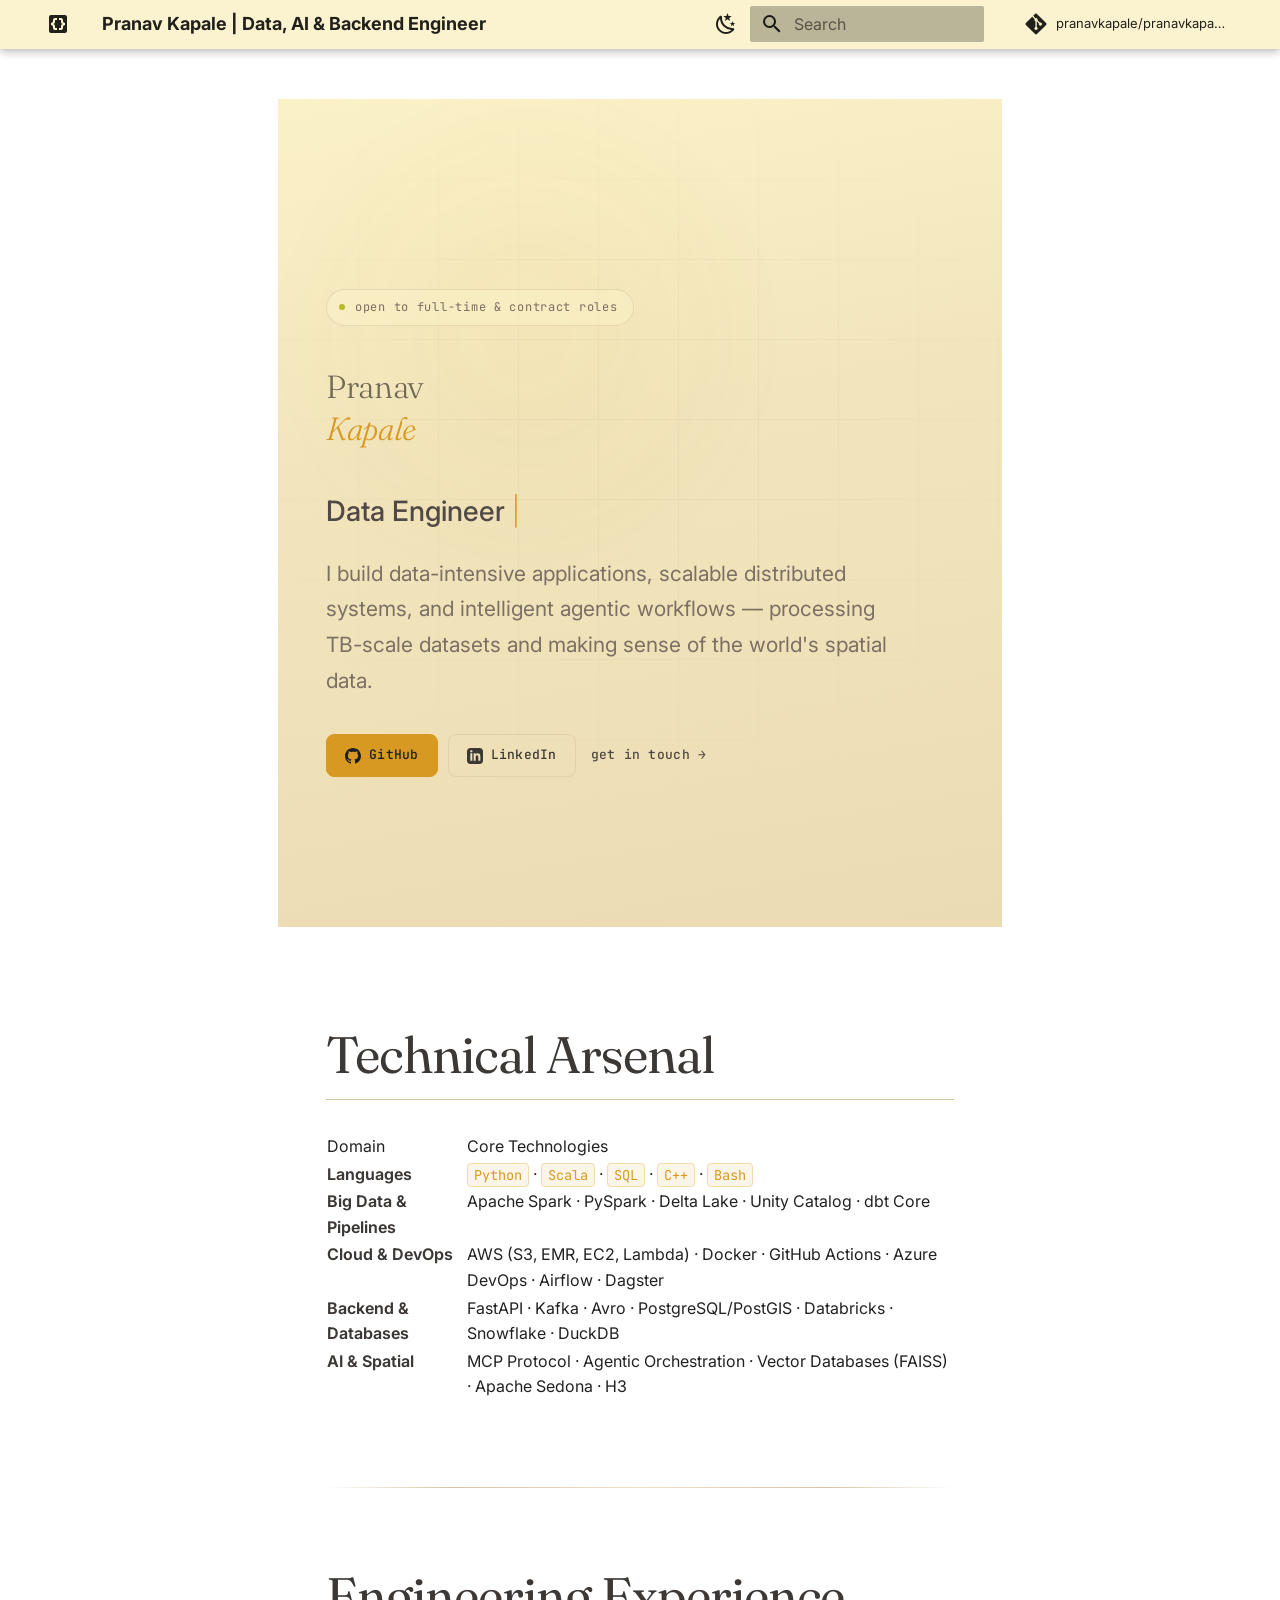
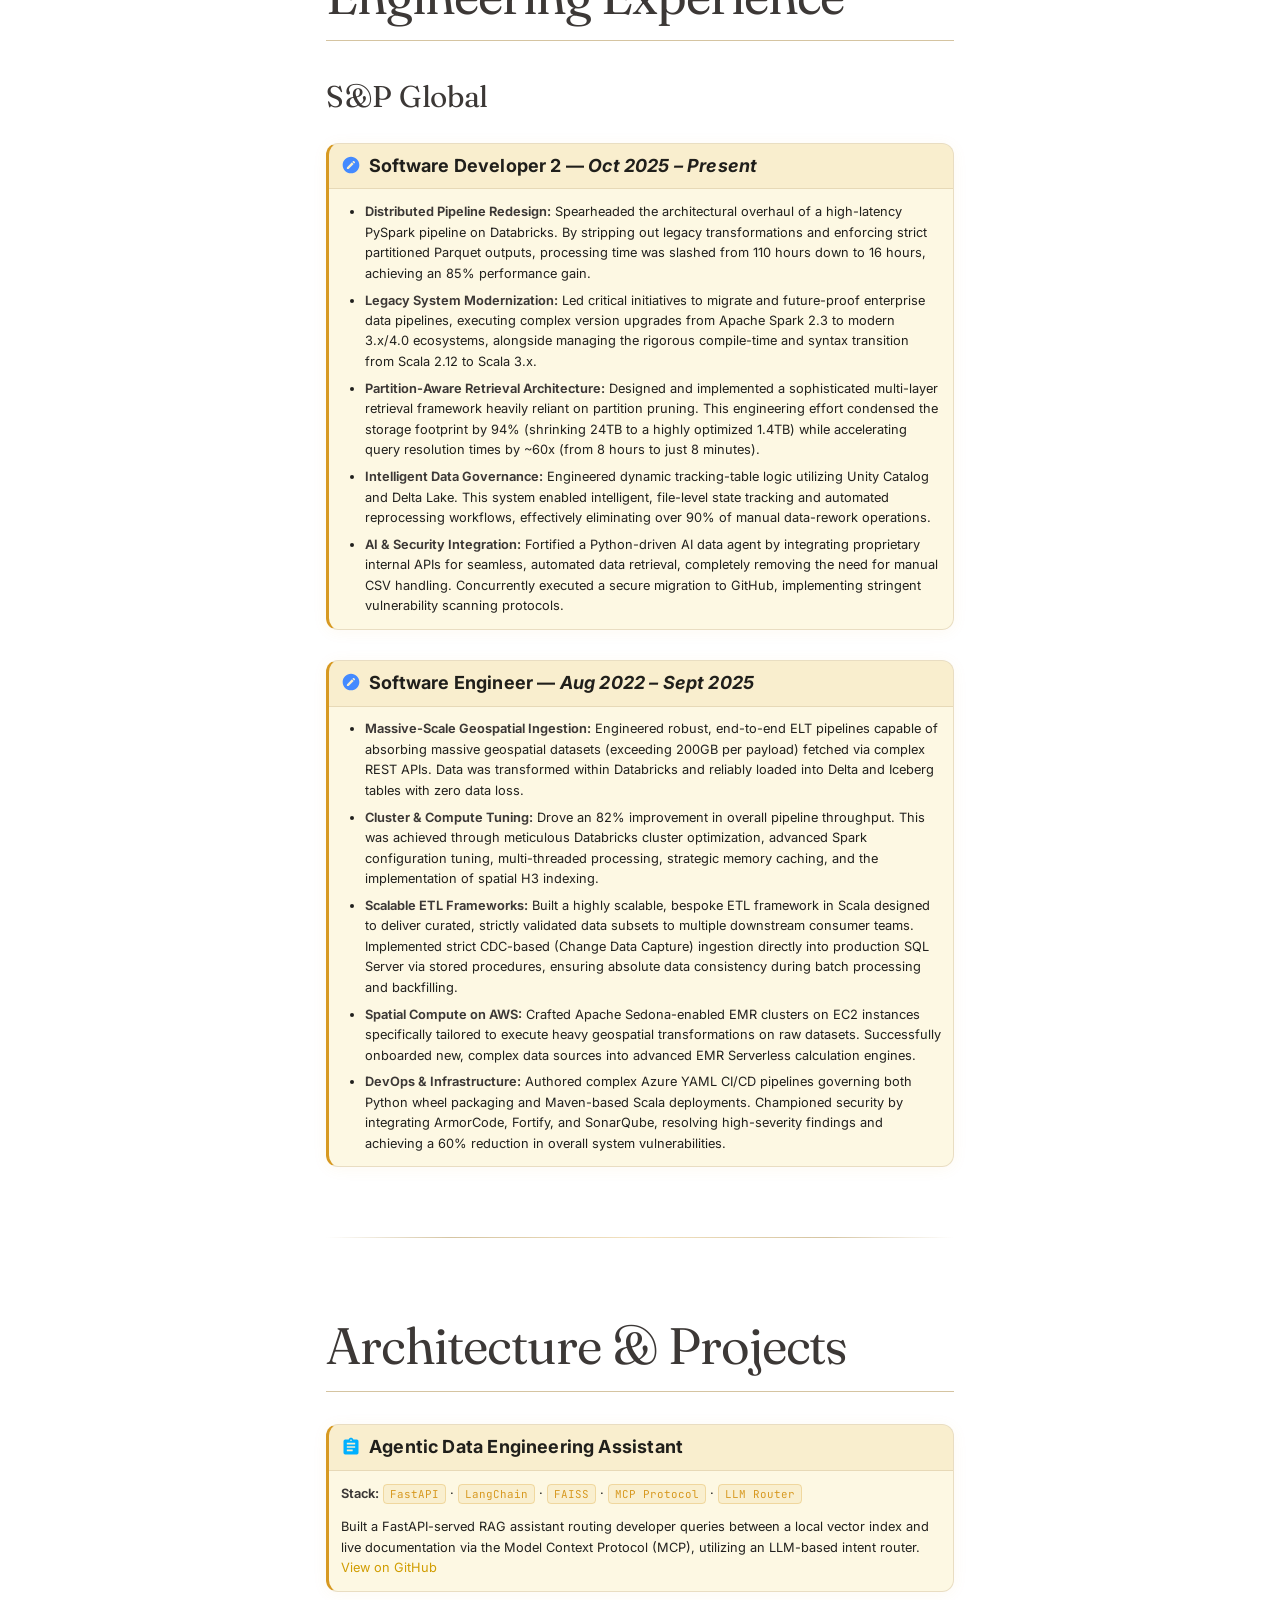
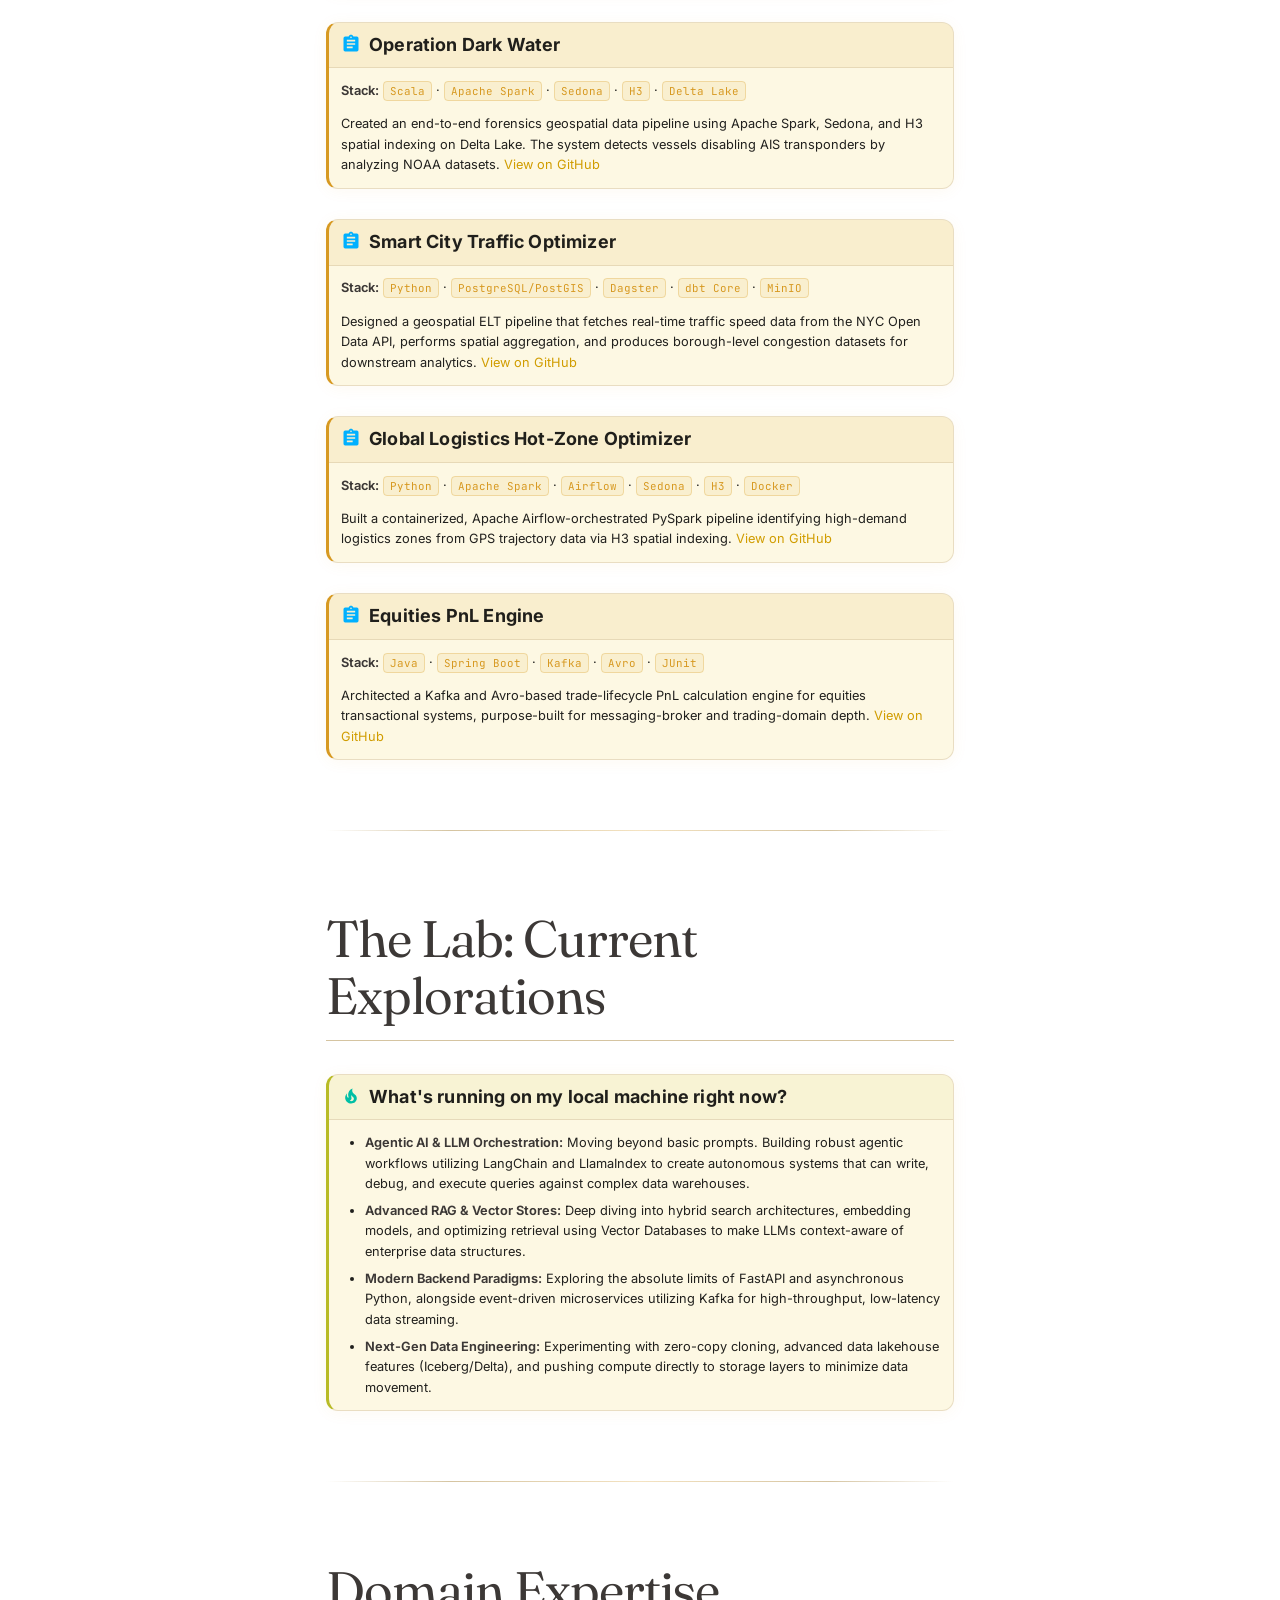
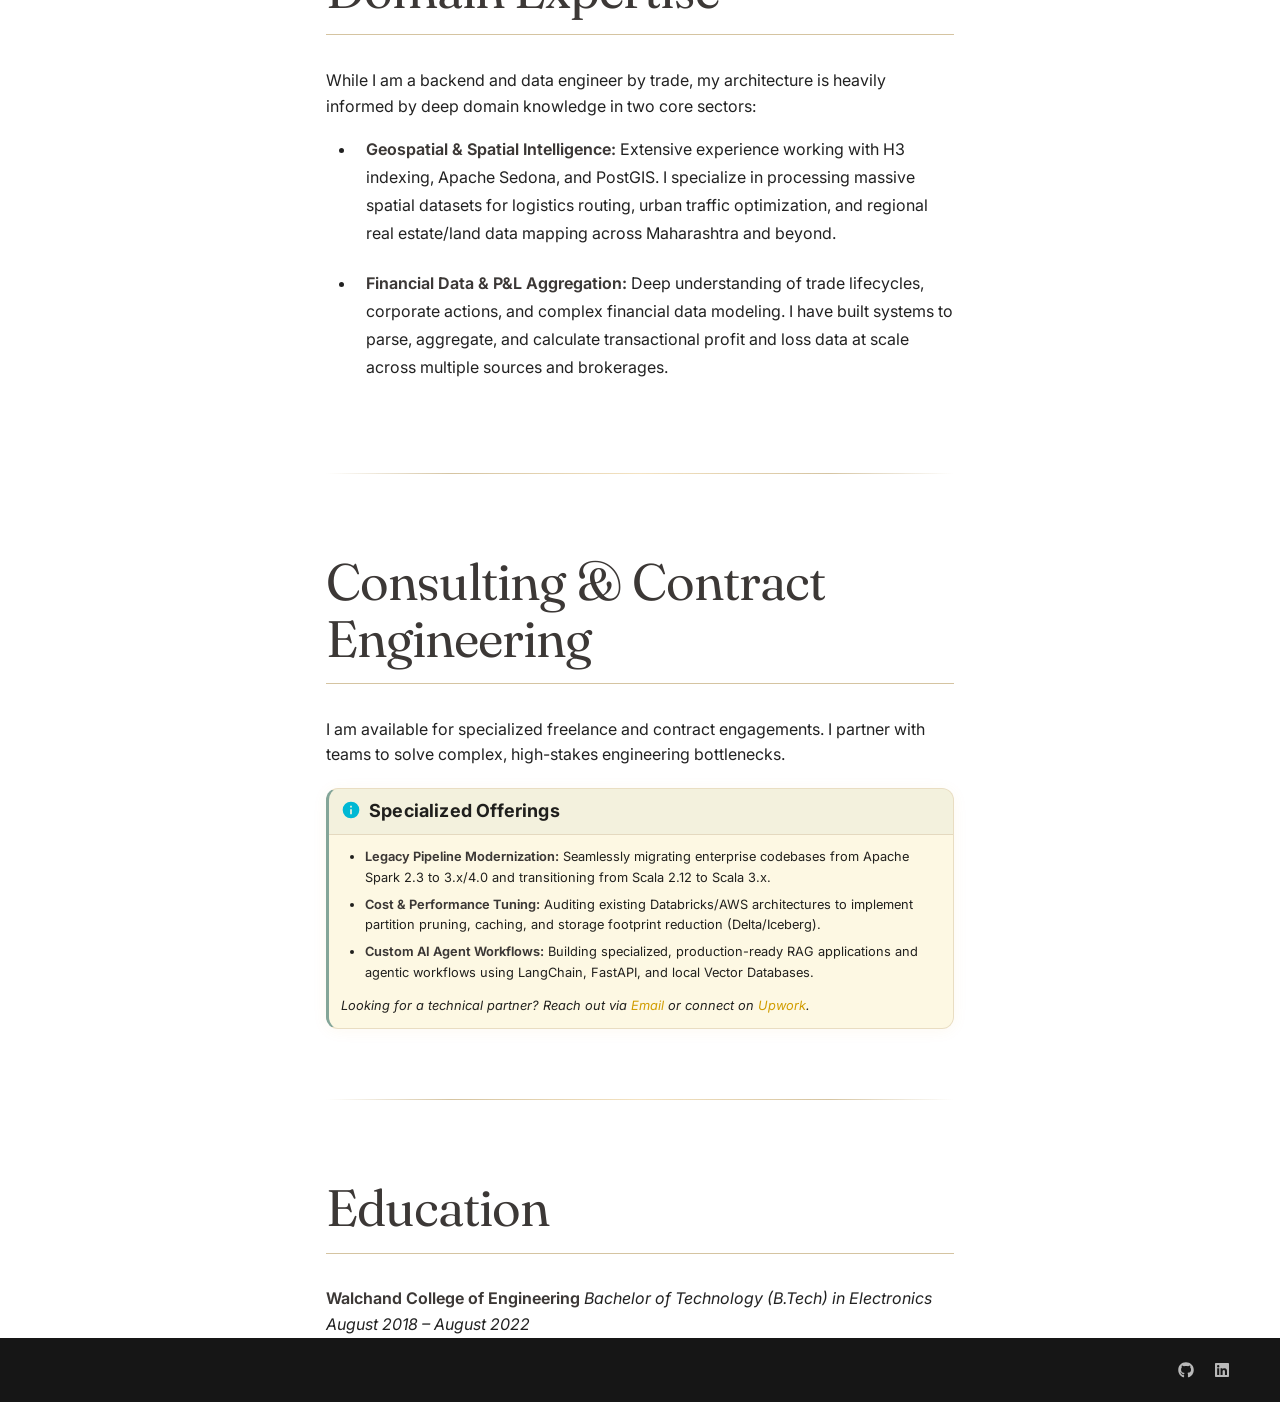
<file: index.html>
<!doctype html>
<html lang="en" class="no-js">
  <head>
    
      <meta charset="utf-8">
      <meta name="viewport" content="width=device-width,initial-scale=1">
      
        <meta name="description" content="Portfolio of Pranav Kapale — Data Engineer, AI practitioner, and backend systems builder. Specialising in scalable distributed pipelines, geospatial analytics, and agentic AI workflows.">
      
      
        <meta name="author" content="Pranav Kapale">
      
      
        <link rel="canonical" href="https://pranavkapale.github.io/">
      
      
      
      
        
      
      
      <link rel="icon" href="assets/favicon.png">
      <meta name="generator" content="mkdocs-1.6.1, mkdocs-material-9.7.7">
    
    
      
        <title>Pranav Kapale | Data, AI & Backend Engineer</title>
      
    
    
      <link rel="stylesheet" href="assets/stylesheets/main.ec1eaa64.min.css">
      
        
        <link rel="stylesheet" href="assets/stylesheets/palette.ab4e12ef.min.css">
      
      


    
    
      
    
    
      
        
        
        <link rel="preconnect" href="https://fonts.gstatic.com" crossorigin>
        <link rel="stylesheet" href="https://fonts.googleapis.com/css?family=Inter:300,300i,400,400i,700,700i%7CJetBrains+Mono:400,400i,700,700i&display=fallback">
        <style>:root{--md-text-font:"Inter";--md-code-font:"JetBrains Mono"}</style>
      
    
    
      <link rel="stylesheet" href="stylesheets/custom.css">
    
    <script>__md_scope=new URL(".",location),__md_hash=e=>[...e].reduce(((e,_)=>(e<<5)-e+_.charCodeAt(0)),0),__md_get=(e,_=localStorage,t=__md_scope)=>JSON.parse(_.getItem(t.pathname+"."+e)),__md_set=(e,_,t=localStorage,a=__md_scope)=>{try{t.setItem(a.pathname+"."+e,JSON.stringify(_))}catch(e){}}</script>
    
      

    
    
<!-- Fraunces display serif for that editorial premium feel -->
<link rel="preconnect" href="https://fonts.googleapis.com" />
<link rel="preconnect" href="https://fonts.gstatic.com" crossorigin />
<link href="https://fonts.googleapis.com/css2?family=Fraunces:ital,opsz,wght@0,9..144,300..900;1,9..144,300..900&display=swap" rel="stylesheet" />

  </head>
  
  
    
    
      
    
    
    
    
    <body dir="ltr" data-md-color-scheme="default" data-md-color-primary="amber" data-md-color-accent="amber">
  
    
    <input class="md-toggle" data-md-toggle="drawer" type="checkbox" id="__drawer" autocomplete="off">
    <input class="md-toggle" data-md-toggle="search" type="checkbox" id="__search" autocomplete="off">
    <label class="md-overlay" for="__drawer"></label>
    <div data-md-component="skip">
      
        
        <a href="#technical-arsenal" class="md-skip">
          Skip to content
        </a>
      
    </div>
    <div data-md-component="announce">
      
    </div>
    
    
      

  

<header class="md-header md-header--shadow" data-md-component="header">
  <nav class="md-header__inner md-grid" aria-label="Header">
    <a href="." title="Pranav Kapale | Data, AI &amp; Backend Engineer" class="md-header__button md-logo" aria-label="Pranav Kapale | Data, AI & Backend Engineer" data-md-component="logo">
      
  
  <svg xmlns="http://www.w3.org/2000/svg" viewBox="0 0 24 24"><path d="M19 3H5c-1.1 0-2 .9-2 2v14c0 1.1.9 2 2 2h14c1.1 0 2-.9 2-2V5c0-1.1-.9-2-2-2m-8 5H9v2c0 1.1-.9 2-2 2 1.1 0 2 .9 2 2v2h2v2H9c-1.1 0-2-.9-2-2v-1c0-1.1-.9-2-2-2v-2c1.1 0 2-.9 2-2V8c0-1.1.9-2 2-2h2zm8 5c-1.1 0-2 .9-2 2v1c0 1.1-.9 2-2 2h-2v-2h2v-2c0-1.1.9-2 2-2-1.1 0-2-.9-2-2V8h-2V6h2c1.1 0 2 .9 2 2v1c0 1.1.9 2 2 2z"/></svg>

    </a>
    <label class="md-header__button md-icon" for="__drawer">
      
      <svg xmlns="http://www.w3.org/2000/svg" viewBox="0 0 24 24"><path d="M3 6h18v2H3zm0 5h18v2H3zm0 5h18v2H3z"/></svg>
    </label>
    <div class="md-header__title" data-md-component="header-title">
      <div class="md-header__ellipsis">
        <div class="md-header__topic">
          <span class="md-ellipsis">
            Pranav Kapale | Data, AI & Backend Engineer
          </span>
        </div>
        <div class="md-header__topic" data-md-component="header-topic">
          <span class="md-ellipsis">
            
              Home
            
          </span>
        </div>
      </div>
    </div>
    
      
        <form class="md-header__option" data-md-component="palette">
  
    
    
    
    <input class="md-option" data-md-color-media="(prefers-color-scheme: light)" data-md-color-scheme="default" data-md-color-primary="amber" data-md-color-accent="amber"  aria-label="Switch to dark mode"  type="radio" name="__palette" id="__palette_0">
    
      <label class="md-header__button md-icon" title="Switch to dark mode" for="__palette_1" hidden>
        <svg xmlns="http://www.w3.org/2000/svg" viewBox="0 0 24 24"><path d="m17.75 4.09-2.53 1.94.91 3.06-2.63-1.81-2.63 1.81.91-3.06-2.53-1.94L12.44 4l1.06-3 1.06 3zm3.5 6.91-1.64 1.25.59 1.98-1.7-1.17-1.7 1.17.59-1.98L15.75 11l2.06-.05L18.5 9l.69 1.95zm-2.28 4.95c.83-.08 1.72 1.1 1.19 1.85-.32.45-.66.87-1.08 1.27C15.17 23 8.84 23 4.94 19.07c-3.91-3.9-3.91-10.24 0-14.14.4-.4.82-.76 1.27-1.08.75-.53 1.93.36 1.85 1.19-.27 2.86.69 5.83 2.89 8.02a9.96 9.96 0 0 0 8.02 2.89m-1.64 2.02a12.08 12.08 0 0 1-7.8-3.47c-2.17-2.19-3.33-5-3.49-7.82-2.81 3.14-2.7 7.96.31 10.98 3.02 3.01 7.84 3.12 10.98.31"/></svg>
      </label>
    
  
    
    
    
    <input class="md-option" data-md-color-media="(prefers-color-scheme: dark)" data-md-color-scheme="slate" data-md-color-primary="amber" data-md-color-accent="amber"  aria-label="Switch to light mode"  type="radio" name="__palette" id="__palette_1">
    
      <label class="md-header__button md-icon" title="Switch to light mode" for="__palette_0" hidden>
        <svg xmlns="http://www.w3.org/2000/svg" viewBox="0 0 24 24"><path d="M12 7a5 5 0 0 1 5 5 5 5 0 0 1-5 5 5 5 0 0 1-5-5 5 5 0 0 1 5-5m0 2a3 3 0 0 0-3 3 3 3 0 0 0 3 3 3 3 0 0 0 3-3 3 3 0 0 0-3-3m0-7 2.39 3.42C13.65 5.15 12.84 5 12 5s-1.65.15-2.39.42zM3.34 7l4.16-.35A7.2 7.2 0 0 0 5.94 8.5c-.44.74-.69 1.5-.83 2.29zm.02 10 1.76-3.77a7.131 7.131 0 0 0 2.38 4.14zM20.65 7l-1.77 3.79a7.02 7.02 0 0 0-2.38-4.15zm-.01 10-4.14.36c.59-.51 1.12-1.14 1.54-1.86.42-.73.69-1.5.83-2.29zM12 22l-2.41-3.44c.74.27 1.55.44 2.41.44.82 0 1.63-.17 2.37-.44z"/></svg>
      </label>
    
  
</form>
      
    
    
      <script>var palette=__md_get("__palette");if(palette&&palette.color){if("(prefers-color-scheme)"===palette.color.media){var media=matchMedia("(prefers-color-scheme: light)"),input=document.querySelector(media.matches?"[data-md-color-media='(prefers-color-scheme: light)']":"[data-md-color-media='(prefers-color-scheme: dark)']");palette.color.media=input.getAttribute("data-md-color-media"),palette.color.scheme=input.getAttribute("data-md-color-scheme"),palette.color.primary=input.getAttribute("data-md-color-primary"),palette.color.accent=input.getAttribute("data-md-color-accent")}for(var[key,value]of Object.entries(palette.color))document.body.setAttribute("data-md-color-"+key,value)}</script>
    
    
    
      
      
        <label class="md-header__button md-icon" for="__search">
          
          <svg xmlns="http://www.w3.org/2000/svg" viewBox="0 0 24 24"><path d="M9.5 3A6.5 6.5 0 0 1 16 9.5c0 1.61-.59 3.09-1.56 4.23l.27.27h.79l5 5-1.5 1.5-5-5v-.79l-.27-.27A6.52 6.52 0 0 1 9.5 16 6.5 6.5 0 0 1 3 9.5 6.5 6.5 0 0 1 9.5 3m0 2C7 5 5 7 5 9.5S7 14 9.5 14 14 12 14 9.5 12 5 9.5 5"/></svg>
        </label>
        <div class="md-search" data-md-component="search" role="dialog">
  <label class="md-search__overlay" for="__search"></label>
  <div class="md-search__inner" role="search">
    <form class="md-search__form" name="search">
      <input type="text" class="md-search__input" name="query" aria-label="Search" placeholder="Search" autocapitalize="off" autocorrect="off" autocomplete="off" spellcheck="false" data-md-component="search-query" required>
      <label class="md-search__icon md-icon" for="__search">
        
        <svg xmlns="http://www.w3.org/2000/svg" viewBox="0 0 24 24"><path d="M9.5 3A6.5 6.5 0 0 1 16 9.5c0 1.61-.59 3.09-1.56 4.23l.27.27h.79l5 5-1.5 1.5-5-5v-.79l-.27-.27A6.52 6.52 0 0 1 9.5 16 6.5 6.5 0 0 1 3 9.5 6.5 6.5 0 0 1 9.5 3m0 2C7 5 5 7 5 9.5S7 14 9.5 14 14 12 14 9.5 12 5 9.5 5"/></svg>
        
        <svg xmlns="http://www.w3.org/2000/svg" viewBox="0 0 24 24"><path d="M20 11v2H8l5.5 5.5-1.42 1.42L4.16 12l7.92-7.92L13.5 5.5 8 11z"/></svg>
      </label>
      <nav class="md-search__options" aria-label="Search">
        
          <a href="javascript:void(0)" class="md-search__icon md-icon" title="Share" aria-label="Share" data-clipboard data-clipboard-text="" data-md-component="search-share" tabindex="-1">
            
            <svg xmlns="http://www.w3.org/2000/svg" viewBox="0 0 24 24"><path d="M18 16.08c-.76 0-1.44.3-1.96.77L8.91 12.7c.05-.23.09-.46.09-.7s-.04-.47-.09-.7l7.05-4.11c.54.5 1.25.81 2.04.81a3 3 0 0 0 3-3 3 3 0 0 0-3-3 3 3 0 0 0-3 3c0 .24.04.47.09.7L8.04 9.81C7.5 9.31 6.79 9 6 9a3 3 0 0 0-3 3 3 3 0 0 0 3 3c.79 0 1.5-.31 2.04-.81l7.12 4.15c-.05.21-.08.43-.08.66 0 1.61 1.31 2.91 2.92 2.91s2.92-1.3 2.92-2.91A2.92 2.92 0 0 0 18 16.08"/></svg>
          </a>
        
        <button type="reset" class="md-search__icon md-icon" title="Clear" aria-label="Clear" tabindex="-1">
          
          <svg xmlns="http://www.w3.org/2000/svg" viewBox="0 0 24 24"><path d="M19 6.41 17.59 5 12 10.59 6.41 5 5 6.41 10.59 12 5 17.59 6.41 19 12 13.41 17.59 19 19 17.59 13.41 12z"/></svg>
        </button>
      </nav>
      
        <div class="md-search__suggest" data-md-component="search-suggest"></div>
      
    </form>
    <div class="md-search__output">
      <div class="md-search__scrollwrap" tabindex="0" data-md-scrollfix>
        <div class="md-search-result" data-md-component="search-result">
          <div class="md-search-result__meta">
            Initializing search
          </div>
          <ol class="md-search-result__list" role="presentation"></ol>
        </div>
      </div>
    </div>
  </div>
</div>
      
    
    
      <div class="md-header__source">
        <a href="https://github.com/pranavkapale/pranavkapale.github.io" title="Go to repository" class="md-source" data-md-component="source">
  <div class="md-source__icon md-icon">
    
    <svg xmlns="http://www.w3.org/2000/svg" viewBox="0 0 448 512"><!--! Font Awesome Free 7.1.0 by @fontawesome - https://fontawesome.com License - https://fontawesome.com/license/free (Icons: CC BY 4.0, Fonts: SIL OFL 1.1, Code: MIT License) Copyright 2025 Fonticons, Inc.--><path d="M439.6 236.1 244 40.5c-5.4-5.5-12.8-8.5-20.4-8.5s-15 3-20.4 8.4L162.5 81l51.5 51.5c27.1-9.1 52.7 16.8 43.4 43.7l49.7 49.7c34.2-11.8 61.2 31 35.5 56.7-26.5 26.5-70.2-2.9-56-37.3L240.3 199v121.9c25.3 12.5 22.3 41.8 9.1 55-6.4 6.4-15.2 10.1-24.3 10.1s-17.8-3.6-24.3-10.1c-17.6-17.6-11.1-46.9 11.2-56v-123c-20.8-8.5-24.6-30.7-18.6-45L142.6 101 8.5 235.1C3 240.6 0 247.9 0 255.5s3 15 8.5 20.4l195.6 195.7c5.4 5.4 12.7 8.4 20.4 8.4s15-3 20.4-8.4l194.7-194.7c5.4-5.4 8.4-12.8 8.4-20.4s-3-15-8.4-20.4"/></svg>
  </div>
  <div class="md-source__repository">
    pranavkapale/pranavkapale.github.io
  </div>
</a>
      </div>
    
  </nav>
  
</header>
    
    <div class="md-container" data-md-component="container">
      
      
        
          
        
      
      <main class="md-main" data-md-component="main">
        <div class="md-main__inner md-grid">
          
            
              
                
              
              <div class="md-sidebar md-sidebar--primary" data-md-component="sidebar" data-md-type="navigation" hidden>
                <div class="md-sidebar__scrollwrap">
                  <div class="md-sidebar__inner">
                    



  

<nav class="md-nav md-nav--primary md-nav--integrated" aria-label="Navigation" data-md-level="0">
  <label class="md-nav__title" for="__drawer">
    <a href="." title="Pranav Kapale | Data, AI &amp; Backend Engineer" class="md-nav__button md-logo" aria-label="Pranav Kapale | Data, AI & Backend Engineer" data-md-component="logo">
      
  
  <svg xmlns="http://www.w3.org/2000/svg" viewBox="0 0 24 24"><path d="M19 3H5c-1.1 0-2 .9-2 2v14c0 1.1.9 2 2 2h14c1.1 0 2-.9 2-2V5c0-1.1-.9-2-2-2m-8 5H9v2c0 1.1-.9 2-2 2 1.1 0 2 .9 2 2v2h2v2H9c-1.1 0-2-.9-2-2v-1c0-1.1-.9-2-2-2v-2c1.1 0 2-.9 2-2V8c0-1.1.9-2 2-2h2zm8 5c-1.1 0-2 .9-2 2v1c0 1.1-.9 2-2 2h-2v-2h2v-2c0-1.1.9-2 2-2-1.1 0-2-.9-2-2V8h-2V6h2c1.1 0 2 .9 2 2v1c0 1.1.9 2 2 2z"/></svg>

    </a>
    Pranav Kapale | Data, AI & Backend Engineer
  </label>
  
    <div class="md-nav__source">
      <a href="https://github.com/pranavkapale/pranavkapale.github.io" title="Go to repository" class="md-source" data-md-component="source">
  <div class="md-source__icon md-icon">
    
    <svg xmlns="http://www.w3.org/2000/svg" viewBox="0 0 448 512"><!--! Font Awesome Free 7.1.0 by @fontawesome - https://fontawesome.com License - https://fontawesome.com/license/free (Icons: CC BY 4.0, Fonts: SIL OFL 1.1, Code: MIT License) Copyright 2025 Fonticons, Inc.--><path d="M439.6 236.1 244 40.5c-5.4-5.5-12.8-8.5-20.4-8.5s-15 3-20.4 8.4L162.5 81l51.5 51.5c27.1-9.1 52.7 16.8 43.4 43.7l49.7 49.7c34.2-11.8 61.2 31 35.5 56.7-26.5 26.5-70.2-2.9-56-37.3L240.3 199v121.9c25.3 12.5 22.3 41.8 9.1 55-6.4 6.4-15.2 10.1-24.3 10.1s-17.8-3.6-24.3-10.1c-17.6-17.6-11.1-46.9 11.2-56v-123c-20.8-8.5-24.6-30.7-18.6-45L142.6 101 8.5 235.1C3 240.6 0 247.9 0 255.5s3 15 8.5 20.4l195.6 195.7c5.4 5.4 12.7 8.4 20.4 8.4s15-3 20.4-8.4l194.7-194.7c5.4-5.4 8.4-12.8 8.4-20.4s-3-15-8.4-20.4"/></svg>
  </div>
  <div class="md-source__repository">
    pranavkapale/pranavkapale.github.io
  </div>
</a>
    </div>
  
  <ul class="md-nav__list" data-md-scrollfix>
    
      
      
  
  
    
  
  
  
    <li class="md-nav__item md-nav__item--active">
      
      <input class="md-nav__toggle md-toggle" type="checkbox" id="__toc">
      
      
      
        <label class="md-nav__link md-nav__link--active" for="__toc">
          
  
  
  <span class="md-ellipsis">
    
  
    Home
  

    
  </span>
  
  

          <span class="md-nav__icon md-icon"></span>
        </label>
      
      <a href="." class="md-nav__link md-nav__link--active">
        
  
  
  <span class="md-ellipsis">
    
  
    Home
  

    
  </span>
  
  

      </a>
      
        

<nav class="md-nav md-nav--secondary" aria-label="Table of contents">
  
  
  
  
    <label class="md-nav__title" for="__toc">
      <span class="md-nav__icon md-icon"></span>
      Table of contents
    </label>
    <ul class="md-nav__list" data-md-component="toc" data-md-scrollfix>
      
        <li class="md-nav__item">
  <a href="#technical-arsenal" class="md-nav__link">
    <span class="md-ellipsis">
      
        Technical Arsenal
      
    </span>
  </a>
  
</li>
      
        <li class="md-nav__item">
  <a href="#engineering-experience" class="md-nav__link">
    <span class="md-ellipsis">
      
        Engineering Experience
      
    </span>
  </a>
  
    <nav class="md-nav" aria-label="Engineering Experience">
      <ul class="md-nav__list">
        
          <li class="md-nav__item">
  <a href="#sp-global" class="md-nav__link">
    <span class="md-ellipsis">
      
        S&amp;P Global
      
    </span>
  </a>
  
</li>
        
      </ul>
    </nav>
  
</li>
      
        <li class="md-nav__item">
  <a href="#architecture-projects" class="md-nav__link">
    <span class="md-ellipsis">
      
        Architecture &amp; Projects
      
    </span>
  </a>
  
</li>
      
        <li class="md-nav__item">
  <a href="#the-lab-current-explorations" class="md-nav__link">
    <span class="md-ellipsis">
      
        The Lab: Current Explorations
      
    </span>
  </a>
  
</li>
      
        <li class="md-nav__item">
  <a href="#domain-expertise" class="md-nav__link">
    <span class="md-ellipsis">
      
        Domain Expertise
      
    </span>
  </a>
  
</li>
      
        <li class="md-nav__item">
  <a href="#consulting-contract-engineering" class="md-nav__link">
    <span class="md-ellipsis">
      
        Consulting &amp; Contract Engineering
      
    </span>
  </a>
  
</li>
      
        <li class="md-nav__item">
  <a href="#education" class="md-nav__link">
    <span class="md-ellipsis">
      
        Education
      
    </span>
  </a>
  
</li>
      
    </ul>
  
</nav>
      
    </li>
  

    
  </ul>
</nav>
                  </div>
                </div>
              </div>
            
            
          
          
            <div class="md-content" data-md-component="content">
              
              <article class="md-content__inner md-typeset">
                
<!-- ===== CUSTOM HERO SECTION ===== -->
<section class="hero" id="top">
  <!-- Grid backdrop -->
  <div class="hero__grid" aria-hidden="true"></div>
  <!-- Ambient glow -->
  <div class="hero__glow" aria-hidden="true"></div>

  <div class="hero__content">
    <div class="hero__eyebrow">
      <span class="hero__live-dot"></span>
      <span>Open to full-time & contract roles</span>
    </div>

    <h1 class="hero__name">
      <span class="hero__line"><span>Pranav</span></span>
      <span class="hero__line"><span class="hero__accent">Kapale</span></span>
    </h1>

    <p class="hero__title">
      <span id="typewriter" aria-label="Data, AI & Backend Engineer"></span>
      <span class="hero__cursor" aria-hidden="true">|</span>
    </p>

    <p class="hero__subtitle">
      I build data-intensive applications, scalable distributed systems, and
      intelligent agentic workflows — processing TB-scale datasets and making
      sense of the world's spatial data.
    </p>

    <div class="hero__actions">
      <a href="https://github.com/pranavkapale" class="hero__btn hero__btn--primary" target="_blank" rel="noopener">
        <svg xmlns="http://www.w3.org/2000/svg" width="16" height="16" viewBox="0 0 24 24" fill="currentColor"><path d="M12 0c-6.626 0-12 5.373-12 12 0 5.302 3.438 9.8 8.207 11.387.599.111.793-.261.793-.577v-2.234c-3.338.726-4.033-1.416-4.033-1.416-.546-1.387-1.333-1.756-1.333-1.756-1.089-.745.083-.729.083-.729 1.205.084 1.839 1.237 1.839 1.237 1.07 1.834 2.807 1.304 3.492.997.107-.775.418-1.305.762-1.604-2.665-.305-5.467-1.334-5.467-5.931 0-1.311.469-2.381 1.236-3.221-.124-.303-.535-1.524.117-3.176 0 0 1.008-.322 3.301 1.23.957-.266 1.983-.399 3.003-.404 1.02.005 2.047.138 3.006.404 2.291-1.552 3.297-1.23 3.297-1.23.653 1.653.242 2.874.118 3.176.77.84 1.235 1.911 1.235 3.221 0 4.609-2.807 5.624-5.479 5.921.43.372.823 1.102.823 2.222v3.293c0 .319.192.694.801.576 4.765-1.589 8.199-6.086 8.199-11.386 0-6.627-5.373-12-12-12z"/></svg>
        GitHub
      </a>
      <a href="https://www.linkedin.com/in/pranav-kapale-6b7077176/" class="hero__btn hero__btn--outline" target="_blank" rel="noopener">
        <svg xmlns="http://www.w3.org/2000/svg" width="16" height="16" viewBox="0 0 24 24" fill="currentColor"><path d="M19 0h-14c-2.761 0-5 2.239-5 5v14c0 2.761 2.239 5 5 5h14c2.762 0 5-2.239 5-5v-14c0-2.761-2.238-5-5-5zm-11 19h-3v-11h3v11zm-1.5-12.268c-.966 0-1.75-.79-1.75-1.764s.784-1.764 1.75-1.764 1.75.79 1.75 1.764-.783 1.764-1.75 1.764zm13.5 12.268h-3v-5.604c0-3.368-4-3.113-4 0v5.604h-3v-11h3v1.765c1.396-2.586 7-2.777 7 2.476v6.759z"/></svg>
        LinkedIn
      </a>
      <a href="mailto:pranavkapale11@gmail.com" class="hero__btn hero__btn--ghost">
        get in touch →
      </a>
    </div>
  </div>
</section>

<!-- ===== MARKDOWN CONTENT ===== -->
<div class="md-content__inner">
  <h2 id="technical-arsenal">Technical Arsenal<a class="headerlink" href="#technical-arsenal" title="Permanent link">&para;</a></h2>
<table>
<thead>
<tr>
<th style="text-align: left;">Domain</th>
<th style="text-align: left;">Core Technologies</th>
</tr>
</thead>
<tbody>
<tr>
<td style="text-align: left;"><strong>Languages</strong></td>
<td style="text-align: left;"><code>Python</code> · <code>Scala</code> · <code>SQL</code> · <code>C++</code> · <code>Bash</code></td>
</tr>
<tr>
<td style="text-align: left;"><strong>Big Data &amp; Pipelines</strong></td>
<td style="text-align: left;">Apache Spark · PySpark · Delta Lake · Unity Catalog · dbt Core</td>
</tr>
<tr>
<td style="text-align: left;"><strong>Cloud &amp; DevOps</strong></td>
<td style="text-align: left;">AWS (S3, EMR, EC2, Lambda) · Docker · GitHub Actions · Azure DevOps · Airflow · Dagster</td>
</tr>
<tr>
<td style="text-align: left;"><strong>Backend &amp; Databases</strong></td>
<td style="text-align: left;">FastAPI · Kafka · Avro · PostgreSQL/PostGIS · Databricks · Snowflake · DuckDB</td>
</tr>
<tr>
<td style="text-align: left;"><strong>AI &amp; Spatial</strong></td>
<td style="text-align: left;">MCP Protocol · Agentic Orchestration · Vector Databases (FAISS) · Apache Sedona · H3</td>
</tr>
</tbody>
</table>
<hr />
<h2 id="engineering-experience">Engineering Experience<a class="headerlink" href="#engineering-experience" title="Permanent link">&para;</a></h2>
<h3 id="sp-global">S&amp;P Global<a class="headerlink" href="#sp-global" title="Permanent link">&para;</a></h3>
<div class="admonition note">
<p class="admonition-title">Software Developer 2 — <em>Oct 2025 – Present</em></p>
<ul>
<li><strong>Distributed Pipeline Redesign:</strong> Spearheaded the architectural overhaul of a high-latency PySpark pipeline on Databricks. By stripping out legacy transformations and enforcing strict partitioned Parquet outputs, processing time was slashed from 110 hours down to 16 hours, achieving an 85% performance gain.</li>
<li><strong>Legacy System Modernization:</strong> Led critical initiatives to migrate and future-proof enterprise data pipelines, executing complex version upgrades from Apache Spark 2.3 to modern 3.x/4.0 ecosystems, alongside managing the rigorous compile-time and syntax transition from Scala 2.12 to Scala 3.x.</li>
<li><strong>Partition-Aware Retrieval Architecture:</strong> Designed and implemented a sophisticated multi-layer retrieval framework heavily reliant on partition pruning. This engineering effort condensed the storage footprint by 94% (shrinking 24TB to a highly optimized 1.4TB) while accelerating query resolution times by ~60x (from 8 hours to just 8 minutes).</li>
<li><strong>Intelligent Data Governance:</strong> Engineered dynamic tracking-table logic utilizing Unity Catalog and Delta Lake. This system enabled intelligent, file-level state tracking and automated reprocessing workflows, effectively eliminating over 90% of manual data-rework operations.</li>
<li><strong>AI &amp; Security Integration:</strong> Fortified a Python-driven AI data agent by integrating proprietary internal APIs for seamless, automated data retrieval, completely removing the need for manual CSV handling. Concurrently executed a secure migration to GitHub, implementing stringent vulnerability scanning protocols.</li>
</ul>
</div>
<div class="admonition note">
<p class="admonition-title">Software Engineer — <em>Aug 2022 – Sept 2025</em></p>
<ul>
<li><strong>Massive-Scale Geospatial Ingestion:</strong> Engineered robust, end-to-end ELT pipelines capable of absorbing massive geospatial datasets (exceeding 200GB per payload) fetched via complex REST APIs. Data was transformed within Databricks and reliably loaded into Delta and Iceberg tables with zero data loss.</li>
<li><strong>Cluster &amp; Compute Tuning:</strong> Drove an 82% improvement in overall pipeline throughput. This was achieved through meticulous Databricks cluster optimization, advanced Spark configuration tuning, multi-threaded processing, strategic memory caching, and the implementation of spatial H3 indexing.</li>
<li><strong>Scalable ETL Frameworks:</strong> Built a highly scalable, bespoke ETL framework in Scala designed to deliver curated, strictly validated data subsets to multiple downstream consumer teams. Implemented strict CDC-based (Change Data Capture) ingestion directly into production SQL Server via stored procedures, ensuring absolute data consistency during batch processing and backfilling.</li>
<li><strong>Spatial Compute on AWS:</strong> Crafted Apache Sedona-enabled EMR clusters on EC2 instances specifically tailored to execute heavy geospatial transformations on raw datasets. Successfully onboarded new, complex data sources into advanced EMR Serverless calculation engines.</li>
<li><strong>DevOps &amp; Infrastructure:</strong> Authored complex Azure YAML CI/CD pipelines governing both Python wheel packaging and Maven-based Scala deployments. Championed security by integrating ArmorCode, Fortify, and SonarQube, resolving high-severity findings and achieving a 60% reduction in overall system vulnerabilities.</li>
</ul>
</div>
<hr />
<h2 id="architecture-projects">Architecture &amp; Projects<a class="headerlink" href="#architecture-projects" title="Permanent link">&para;</a></h2>
<div class="admonition abstract">
<p class="admonition-title">Agentic Data Engineering Assistant</p>
<p><strong>Stack:</strong> <code>FastAPI</code> · <code>LangChain</code> · <code>FAISS</code> · <code>MCP Protocol</code> · <code>LLM Router</code></p>
<p>Built a FastAPI-served RAG assistant routing developer queries between a local vector index and live documentation via the Model Context Protocol (MCP), utilizing an LLM-based intent router. <a href="#">View on GitHub</a></p>
</div>
<div class="admonition abstract">
<p class="admonition-title">Operation Dark Water</p>
<p><strong>Stack:</strong> <code>Scala</code> · <code>Apache Spark</code> · <code>Sedona</code> · <code>H3</code> · <code>Delta Lake</code></p>
<p>Created an end-to-end forensics geospatial data pipeline using Apache Spark, Sedona, and H3 spatial indexing on Delta Lake. The system detects vessels disabling AIS transponders by analyzing NOAA datasets. <a href="https://github.com/pranavkapale/operation-dark-water">View on GitHub</a></p>
</div>
<div class="admonition abstract">
<p class="admonition-title">Smart City Traffic Optimizer</p>
<p><strong>Stack:</strong> <code>Python</code> · <code>PostgreSQL/PostGIS</code> · <code>Dagster</code> · <code>dbt Core</code> · <code>MinIO</code></p>
<p>Designed a geospatial ELT pipeline that fetches real-time traffic speed data from the NYC Open Data API, performs spatial aggregation, and produces borough-level congestion datasets for downstream analytics. <a href="https://github.com/pranavkapale/smart-city-traffic-optimizer">View on GitHub</a></p>
</div>
<div class="admonition abstract">
<p class="admonition-title">Global Logistics Hot-Zone Optimizer</p>
<p><strong>Stack:</strong> <code>Python</code> · <code>Apache Spark</code> · <code>Airflow</code> · <code>Sedona</code> · <code>H3</code> · <code>Docker</code></p>
<p>Built a containerized, Apache Airflow-orchestrated PySpark pipeline identifying high-demand logistics zones from GPS trajectory data via H3 spatial indexing. <a href="https://github.com/pranavkapale/Global-Logistics-Hot-Zone-Optimiser">View on GitHub</a></p>
</div>
<div class="admonition abstract">
<p class="admonition-title">Equities PnL Engine</p>
<p><strong>Stack:</strong> <code>Java</code> · <code>Spring Boot</code> · <code>Kafka</code> · <code>Avro</code> · <code>JUnit</code></p>
<p>Architected a Kafka and Avro-based trade-lifecycle PnL calculation engine for equities transactional systems, purpose-built for messaging-broker and trading-domain depth. <a href="#">View on GitHub</a></p>
</div>
<hr />
<h2 id="the-lab-current-explorations">The Lab: Current Explorations<a class="headerlink" href="#the-lab-current-explorations" title="Permanent link">&para;</a></h2>
<div class="admonition tip">
<p class="admonition-title">What's running on my local machine right now?</p>
<ul>
<li><strong>Agentic AI &amp; LLM Orchestration:</strong> Moving beyond basic prompts. Building robust agentic workflows utilizing LangChain and LlamaIndex to create autonomous systems that can write, debug, and execute queries against complex data warehouses.</li>
<li><strong>Advanced RAG &amp; Vector Stores:</strong> Deep diving into hybrid search architectures, embedding models, and optimizing retrieval using Vector Databases to make LLMs context-aware of enterprise data structures.</li>
<li><strong>Modern Backend Paradigms:</strong> Exploring the absolute limits of FastAPI and asynchronous Python, alongside event-driven microservices utilizing Kafka for high-throughput, low-latency data streaming.</li>
<li><strong>Next-Gen Data Engineering:</strong> Experimenting with zero-copy cloning, advanced data lakehouse features (Iceberg/Delta), and pushing compute directly to storage layers to minimize data movement.</li>
</ul>
</div>
<hr />
<h2 id="domain-expertise">Domain Expertise<a class="headerlink" href="#domain-expertise" title="Permanent link">&para;</a></h2>
<p>While I am a backend and data engineer by trade, my architecture is heavily informed by deep domain knowledge in two core sectors:</p>
<ul>
<li><strong>Geospatial &amp; Spatial Intelligence:</strong> Extensive experience working with H3 indexing, Apache Sedona, and PostGIS. I specialize in processing massive spatial datasets for logistics routing, urban traffic optimization, and regional real estate/land data mapping across Maharashtra and beyond.</li>
<li><strong>Financial Data &amp; P&amp;L Aggregation:</strong> Deep understanding of trade lifecycles, corporate actions, and complex financial data modeling. I have built systems to parse, aggregate, and calculate transactional profit and loss data at scale across multiple sources and brokerages.</li>
</ul>
<hr />
<h2 id="consulting-contract-engineering">Consulting &amp; Contract Engineering<a class="headerlink" href="#consulting-contract-engineering" title="Permanent link">&para;</a></h2>
<p>I am available for specialized freelance and contract engagements. I partner with teams to solve complex, high-stakes engineering bottlenecks.</p>
<div class="admonition info">
<p class="admonition-title">Specialized Offerings</p>
<ul>
<li><strong>Legacy Pipeline Modernization:</strong> Seamlessly migrating enterprise codebases from Apache Spark 2.3 to 3.x/4.0 and transitioning from Scala 2.12 to Scala 3.x.</li>
<li><strong>Cost &amp; Performance Tuning:</strong> Auditing existing Databricks/AWS architectures to implement partition pruning, caching, and storage footprint reduction (Delta/Iceberg).</li>
<li><strong>Custom AI Agent Workflows:</strong> Building specialized, production-ready RAG applications and agentic workflows using LangChain, FastAPI, and local Vector Databases.</li>
</ul>
<p><em>Looking for a technical partner? Reach out via <a href="mailto:pranavkapale11@gmail.com">Email</a> or connect on <a href="#">Upwork</a>.</em></p>
</div>
<hr />
<h2 id="education">Education<a class="headerlink" href="#education" title="Permanent link">&para;</a></h2>
<p><strong>Walchand College of Engineering</strong>
<em>Bachelor of Technology (B.Tech) in Electronics</em>
<em>August 2018 – August 2022</em></p>
</div>

              </article>
            </div>
          
          
<script>var target=document.getElementById(location.hash.slice(1));target&&target.name&&(target.checked=target.name.startsWith("__tabbed_"))</script>
        </div>
        
          <button type="button" class="md-top md-icon" data-md-component="top" hidden>
  
  <svg xmlns="http://www.w3.org/2000/svg" viewBox="0 0 24 24"><path d="M13 20h-2V8l-5.5 5.5-1.42-1.42L12 4.16l7.92 7.92-1.42 1.42L13 8z"/></svg>
  Back to top
</button>
        
      </main>
      
        <footer class="md-footer">
  
  <div class="md-footer-meta md-typeset">
    <div class="md-footer-meta__inner md-grid">
      <div class="md-copyright">
  
  
</div>
      
        
<div class="md-social">
  
    
    
    
    
      
      
    
    <a href="https://github.com/pranavkapale" target="_blank" rel="noopener" title="github.com" class="md-social__link">
      <svg xmlns="http://www.w3.org/2000/svg" viewBox="0 0 512 512"><!--! Font Awesome Free 7.1.0 by @fontawesome - https://fontawesome.com License - https://fontawesome.com/license/free (Icons: CC BY 4.0, Fonts: SIL OFL 1.1, Code: MIT License) Copyright 2025 Fonticons, Inc.--><path d="M173.9 397.4c0 2-2.3 3.6-5.2 3.6-3.3.3-5.6-1.3-5.6-3.6 0-2 2.3-3.6 5.2-3.6 3-.3 5.6 1.3 5.6 3.6m-31.1-4.5c-.7 2 1.3 4.3 4.3 4.9 2.6 1 5.6 0 6.2-2s-1.3-4.3-4.3-5.2c-2.6-.7-5.5.3-6.2 2.3m44.2-1.7c-2.9.7-4.9 2.6-4.6 4.9.3 2 2.9 3.3 5.9 2.6 2.9-.7 4.9-2.6 4.6-4.6-.3-1.9-3-3.2-5.9-2.9M252.8 8C114.1 8 8 113.3 8 252c0 110.9 69.8 205.8 169.5 239.2 12.8 2.3 17.3-5.6 17.3-12.1 0-6.2-.3-40.4-.3-61.4 0 0-70 15-84.7-29.8 0 0-11.4-29.1-27.8-36.6 0 0-22.9-15.7 1.6-15.4 0 0 24.9 2 38.6 25.8 21.9 38.6 58.6 27.5 72.9 20.9 2.3-16 8.8-27.1 16-33.7-55.9-6.2-112.3-14.3-112.3-110.5 0-27.5 7.6-41.3 23.6-58.9-2.6-6.5-11.1-33.3 2.6-67.9 20.9-6.5 69 27 69 27 20-5.6 41.5-8.5 62.8-8.5s42.8 2.9 62.8 8.5c0 0 48.1-33.6 69-27 13.7 34.7 5.2 61.4 2.6 67.9 16 17.7 25.8 31.5 25.8 58.9 0 96.5-58.9 104.2-114.8 110.5 9.2 7.9 17 22.9 17 46.4 0 33.7-.3 75.4-.3 83.6 0 6.5 4.6 14.4 17.3 12.1C436.2 457.8 504 362.9 504 252 504 113.3 391.5 8 252.8 8M105.2 352.9c-1.3 1-1 3.3.7 5.2 1.6 1.6 3.9 2.3 5.2 1 1.3-1 1-3.3-.7-5.2-1.6-1.6-3.9-2.3-5.2-1m-10.8-8.1c-.7 1.3.3 2.9 2.3 3.9 1.6 1 3.6.7 4.3-.7.7-1.3-.3-2.9-2.3-3.9-2-.6-3.6-.3-4.3.7m32.4 35.6c-1.6 1.3-1 4.3 1.3 6.2 2.3 2.3 5.2 2.6 6.5 1 1.3-1.3.7-4.3-1.3-6.2-2.2-2.3-5.2-2.6-6.5-1m-11.4-14.7c-1.6 1-1.6 3.6 0 5.9s4.3 3.3 5.6 2.3c1.6-1.3 1.6-3.9 0-6.2-1.4-2.3-4-3.3-5.6-2"/></svg>
    </a>
  
    
    
    
    
      
      
    
    <a href="https://www.linkedin.com/in/pranavkapale/" target="_blank" rel="noopener" title="www.linkedin.com" class="md-social__link">
      <svg xmlns="http://www.w3.org/2000/svg" viewBox="0 0 448 512"><!--! Font Awesome Free 7.1.0 by @fontawesome - https://fontawesome.com License - https://fontawesome.com/license/free (Icons: CC BY 4.0, Fonts: SIL OFL 1.1, Code: MIT License) Copyright 2025 Fonticons, Inc.--><path d="M416 32H31.9C14.3 32 0 46.5 0 64.3v383.4C0 465.5 14.3 480 31.9 480H416c17.6 0 32-14.5 32-32.3V64.3c0-17.8-14.4-32.3-32-32.3M135.4 416H69V202.2h66.5V416zM102.2 96a38.5 38.5 0 1 1 0 77 38.5 38.5 0 1 1 0-77m282.1 320h-66.4V312c0-24.8-.5-56.7-34.5-56.7-34.6 0-39.9 27-39.9 54.9V416h-66.4V202.2h63.7v29.2h.9c8.9-16.8 30.6-34.5 62.9-34.5 67.2 0 79.7 44.3 79.7 101.9z"/></svg>
    </a>
  
</div>
      
    </div>
  </div>
</footer>
      
    </div>
    <div class="md-dialog" data-md-component="dialog">
      <div class="md-dialog__inner md-typeset"></div>
    </div>
    
      <div class="md-progress" data-md-component="progress" role="progressbar"></div>
    
    
    
      
      
      <script id="__config" type="application/json">{"annotate": null, "base": ".", "features": ["navigation.sections", "navigation.expand", "navigation.top", "navigation.instant", "navigation.instant.progress", "toc.integrate", "search.suggest", "search.highlight", "search.share", "content.code.copy", "content.code.annotate"], "search": "assets/javascripts/workers/search.2c215733.min.js", "tags": null, "translations": {"clipboard.copied": "Copied to clipboard", "clipboard.copy": "Copy to clipboard", "search.result.more.one": "1 more on this page", "search.result.more.other": "# more on this page", "search.result.none": "No matching documents", "search.result.one": "1 matching document", "search.result.other": "# matching documents", "search.result.placeholder": "Type to start searching", "search.result.term.missing": "Missing", "select.version": "Select version"}, "version": null}</script>
    
    
      <script src="assets/javascripts/bundle.d7400e89.min.js"></script>
      
        <script src="javascripts/custom.js"></script>
      
    
  </body>
</html>
</file>
<file: stylesheets/custom.css>
/* ==========================================================================
   WARM GRAY & AMBER — Gruvbox-Inspired Premium Portfolio
   Pranav Kapale | MkDocs Material Override
   ========================================================================== */

/* ─── DESIGN TOKENS ─── */
:root {
  --accent:        #d79921;
  --accent-2:      #fabd2f;
  --accent-soft:   rgba(215, 153, 33, 0.10);
  --accent-line:   rgba(215, 153, 33, 0.28);
  --accent-glow:   rgba(215, 153, 33, 0.06);

  --serif: 'Fraunces', 'Georgia', 'Times New Roman', serif;
  --sans:  'Inter', -apple-system, BlinkMacSystemFont, 'Segoe UI', sans-serif;
  --mono:  'JetBrains Mono', ui-monospace, 'SF Mono', Menlo, monospace;

  --card-radius: 12px;
  --ease: cubic-bezier(0.22, 1, 0.36, 1);
}

/* ─── LIGHT MODE ─── */
[data-md-color-scheme="default"] {
  --bg:          #fbf1c7;
  --bg-1:        #f2e5bc;
  --bg-card:     rgba(242, 229, 188, 0.6);
  --line:        #d5c4a1;
  --ink:         #3c3836;
  --ink-2:       #504945;
  --ink-3:       #7c6f64;
  --ink-4:       #928374;

  --glass-bg:    rgba(251, 241, 199, 0.5);
  --glass-border: rgba(213, 196, 161, 0.5);
  --glass-shadow: rgba(215, 153, 33, 0.06);

  --hero-bg:     linear-gradient(170deg, #fbf1c7 0%, #f2e5bc 40%, #ebdbb2 100%);
  --grid-color:  rgba(60, 56, 54, 0.06);
}

/* ─── DARK MODE ─── */
[data-md-color-scheme="slate"] {
  --bg:          #282828;
  --bg-1:        #1d2021;
  --bg-card:     rgba(40, 40, 40, 0.7);
  --line:        #3c3836;
  --ink:         #ebdbb2;
  --ink-2:       #d5c4a1;
  --ink-3:       #a89984;
  --ink-4:       #7c6f64;

  --glass-bg:    rgba(29, 32, 33, 0.6);
  --glass-border: rgba(60, 56, 54, 0.6);
  --glass-shadow: rgba(215, 153, 33, 0.08);

  --hero-bg:     linear-gradient(170deg, #1d2021 0%, #282828 40%, #32302f 100%);
  --grid-color:  rgba(235, 219, 178, 0.04);
}


/* ─── GLOBAL OVERRIDES ─── */
[data-md-color-scheme="slate"] .md-header,
[data-md-color-scheme="slate"] .md-tabs {
  background-color: rgba(29, 32, 33, 0.85);
  backdrop-filter: saturate(180%) blur(14px);
  -webkit-backdrop-filter: saturate(180%) blur(14px);
}

[data-md-color-scheme="default"] .md-header,
[data-md-color-scheme="default"] .md-tabs {
  background-color: rgba(251, 241, 199, 0.85);
  backdrop-filter: saturate(180%) blur(14px);
  -webkit-backdrop-filter: saturate(180%) blur(14px);
}

/* Warm text selection */
::selection {
  background: var(--accent);
  color: #1d2021;
}

/* Custom scrollbar */
::-webkit-scrollbar { width: 8px; }
::-webkit-scrollbar-track { background: var(--bg-1); }
::-webkit-scrollbar-thumb {
  background: var(--accent-line);
  border-radius: 4px;
}
::-webkit-scrollbar-thumb:hover { background: var(--accent); }

/* Film grain overlay for texture */
.md-content::before {
  content: '';
  position: fixed;
  inset: 0;
  background-image: url("data:image/svg+xml,%3Csvg viewBox='0 0 200 200' xmlns='http://www.w3.org/2000/svg'%3E%3Cfilter id='n'%3E%3CfeTurbulence type='fractalNoise' baseFrequency='0.9' numOctaves='2' stitchTiles='stitch'/%3E%3CfeColorMatrix values='0 0 0 0 0.9 0 0 0 0 0.9 0 0 0 0 0.9 0 0 0 0.04 0'/%3E%3C/filter%3E%3Crect width='100%25' height='100%25' filter='url(%23n)'/%3E%3C/svg%3E");
  opacity: 0.3;
  pointer-events: none;
  z-index: 0;
  mix-blend-mode: overlay;
}


/* ==========================================================================
   HERO SECTION
   ========================================================================== */
.hero {
  position: relative;
  display: flex;
  align-items: center;
  justify-content: center;
  min-height: 92vh;
  padding: 120px clamp(20px, 4vw, 48px) 80px;
  background: var(--hero-bg);
  overflow: hidden;
  text-align: left;
}

/* ── Grid backdrop ── */
.hero__grid {
  position: absolute;
  inset: 0;
  background-image:
    linear-gradient(to right, var(--grid-color) 1px, transparent 1px),
    linear-gradient(to bottom, var(--grid-color) 1px, transparent 1px);
  background-size: 80px 80px;
  mask-image: radial-gradient(ellipse 80% 60% at 50% 40%, #000 30%, transparent 80%);
  -webkit-mask-image: radial-gradient(ellipse 80% 60% at 50% 40%, #000 30%, transparent 80%);
  opacity: 0.6;
  pointer-events: none;
}

/* ── Ambient glow ── */
.hero__glow {
  position: absolute;
  top: -10%;
  left: -10%;
  width: 50vw;
  height: 50vw;
  background: radial-gradient(circle at center, var(--accent-glow), transparent 60%);
  pointer-events: none;
  filter: blur(40px);
  opacity: 0.8;
}


/* ── Hero Content ── */
.hero__content {
  position: relative;
  z-index: 2;
  max-width: 860px;
  width: 100%;
}

/* Eyebrow badge */
.hero__eyebrow {
  display: inline-flex;
  align-items: center;
  gap: 10px;
  font-family: var(--mono);
  font-size: 12px;
  letter-spacing: 0.06em;
  color: var(--ink-3);
  padding: 8px 16px 8px 12px;
  border: 1px solid var(--glass-border);
  border-radius: 999px;
  background: var(--glass-bg);
  margin-bottom: 40px;
  text-transform: lowercase;
  opacity: 0;
  animation: fadeInUp 0.8s var(--ease) 0.2s forwards;
}

.hero__live-dot {
  width: 6px;
  height: 6px;
  background: #b8bb26;
  border-radius: 50%;
  box-shadow: 0 0 0 0 rgba(184, 187, 38, 0.6);
  animation: pulse-green 2s infinite;
}

@keyframes pulse-green {
  0%   { box-shadow: 0 0 0 0 rgba(184, 187, 38, 0.6); }
  70%  { box-shadow: 0 0 0 8px rgba(184, 187, 38, 0); }
  100% { box-shadow: 0 0 0 0 rgba(184, 187, 38, 0); }
}

/* Name heading */
.hero__name {
  font-family: var(--serif);
  font-weight: 350;
  font-size: clamp(3rem, 9vw, 6.5rem);
  line-height: 0.95;
  letter-spacing: -0.035em;
  margin: 0 0 24px;
  color: var(--ink);
}

.hero__line {
  display: block;
  overflow: hidden;
}

.hero__line span {
  display: inline-block;
  opacity: 0;
  transform: translateY(110%);
  animation: revealLine 0.9s var(--ease) forwards;
}

.hero__line:nth-child(1) span { animation-delay: 0.3s; }
.hero__line:nth-child(2) span { animation-delay: 0.5s; }

@keyframes revealLine {
  to {
    opacity: 1;
    transform: translateY(0);
  }
}

.hero__accent {
  font-style: italic;
  color: var(--accent);
}

/* Subtitle & typewriter */
.hero__title {
  font-size: clamp(1.1rem, 2.5vw, 1.4rem);
  font-weight: 500;
  color: var(--ink-2);
  margin: 0 0 16px;
  min-height: 1.8em;
  opacity: 0;
  animation: fadeInUp 0.8s var(--ease) 0.7s forwards;
}

.hero__cursor {
  display: inline-block;
  color: var(--accent);
  font-weight: 300;
  animation: blink 1s step-end infinite;
}

@keyframes blink {
  0%, 100% { opacity: 1; }
  50%      { opacity: 0; }
}

.hero__subtitle {
  font-size: 1.05rem;
  line-height: 1.7;
  color: var(--ink-3);
  max-width: 580px;
  margin: 0 0 36px;
  opacity: 0;
  animation: fadeInUp 0.8s var(--ease) 0.9s forwards;
}


/* ── CTA Buttons ── */
.hero__actions {
  display: flex;
  gap: 10px;
  flex-wrap: wrap;
  opacity: 0;
  animation: fadeInUp 0.8s var(--ease) 1.1s forwards;
}

.hero__btn {
  display: inline-flex;
  align-items: center;
  gap: 8px;
  padding: 10px 18px;
  border-radius: 8px;
  font-family: var(--mono);
  font-size: 13px;
  font-weight: 500;
  letter-spacing: 0.02em;
  text-decoration: none;
  transition: all 0.25s var(--ease);
  cursor: pointer;
}

.hero__btn--primary {
  background: var(--accent) !important;
  color: #1d2021 !important;
  border: 1px solid var(--accent) !important;
}

.hero__btn--primary:hover {
  background: var(--accent-2) !important;
  box-shadow: 0 4px 20px rgba(215, 153, 33, 0.3) !important;
  transform: translateY(-2px) !important;
  color: #1d2021 !important;
}

.hero__btn--outline {
  background: transparent !important;
  color: var(--ink) !important;
  border: 1px solid var(--glass-border) !important;
}

.hero__btn--outline:hover {
  border-color: var(--accent) !important;
  color: var(--accent) !important;
  background: var(--accent-soft) !important;
  transform: translateY(-2px) !important;
}

.hero__btn--ghost {
  background: transparent !important;
  color: var(--ink-2) !important;
  border: 1px solid transparent !important;
  padding-left: 4px !important;
}

.hero__btn--ghost:hover {
  color: var(--accent) !important;
}


/* ==========================================================================
   TYPOGRAPHY OVERRIDES
   ========================================================================== */
.md-typeset h2 {
  font-family: var(--serif);
  font-weight: 380;
  font-size: clamp(1.8rem, 4vw, 2.6rem);
  letter-spacing: -0.02em;
  line-height: 1.1;
  color: var(--ink);
  padding-bottom: 16px;
  border-bottom: 1px solid var(--line);
  margin-top: 4rem;
}

.md-typeset h3 {
  font-family: var(--serif);
  font-weight: 400;
  font-size: 1.5rem;
  letter-spacing: -0.01em;
  color: var(--ink);
}

.md-typeset h4 {
  font-family: var(--sans);
  font-weight: 600;
  font-size: 1.1rem;
  color: var(--ink-2);
}

/* Amber highlight for bold metric text */
.md-typeset strong {
  color: var(--ink);
  font-weight: 650;
}

/* Make inline code warm */
.md-typeset code {
  background: var(--accent-soft);
  color: var(--accent);
  border: 1px solid var(--accent-line);
  border-radius: 4px;
  padding: 2px 6px;
  font-size: 0.85em;
}


/* ==========================================================================
   GLASSMORPHISM ADMONITION CARDS
   ========================================================================== */
.md-typeset .admonition,
.md-typeset details {
  background: var(--glass-bg) !important;
  border: 1px solid var(--glass-border) !important;
  border-left: 3px solid var(--accent) !important;
  border-radius: var(--card-radius) !important;
  backdrop-filter: blur(12px);
  -webkit-backdrop-filter: blur(12px);
  box-shadow: 0 2px 16px var(--glass-shadow);
  transition: all 0.35s var(--ease);
  overflow: hidden;
  margin-bottom: 1.5rem;
}

.md-typeset .admonition:hover,
.md-typeset details:hover {
  transform: translateY(-3px);
  box-shadow:
    0 8px 32px var(--glass-shadow),
    0 0 0 1px var(--accent-line);
  border-color: var(--accent-line) !important;
}

.md-typeset .admonition > .admonition-title,
.md-typeset details > summary {
  background: var(--accent-soft) !important;
  border-bottom: 1px solid var(--glass-border);
  font-family: var(--sans);
  font-weight: 700;
  font-size: 0.9rem;
  letter-spacing: 0.01em;
}

/* Tip admonitions — slightly different accent */
.md-typeset .admonition.tip {
  border-left-color: #b8bb26 !important;
}

.md-typeset .admonition.tip > .admonition-title {
  background: rgba(184, 187, 38, 0.08) !important;
}

/* Info admonitions */
.md-typeset .admonition.info {
  border-left-color: #83a598 !important;
}

.md-typeset .admonition.info > .admonition-title {
  background: rgba(131, 165, 152, 0.08) !important;
}


/* ==========================================================================
   TABLES
   ========================================================================== */
.md-typeset table:not([class]) {
  border: 1px solid var(--glass-border);
  border-radius: var(--card-radius);
  overflow: hidden;
  box-shadow: 0 2px 12px var(--glass-shadow);
}

.md-typeset table:not([class]) thead {
  background: var(--accent-soft);
}

.md-typeset table:not([class]) th {
  font-family: var(--mono);
  font-weight: 600;
  text-transform: uppercase;
  font-size: 0.7rem;
  letter-spacing: 0.1em;
  color: var(--accent);
}

.md-typeset table:not([class]) td {
  border-color: var(--glass-border);
}

.md-typeset table:not([class]) tbody tr {
  transition: background 0.2s ease;
}

.md-typeset table:not([class]) tbody tr:hover {
  background: var(--accent-soft);
}


/* ==========================================================================
   SCROLL-REVEAL ANIMATIONS
   ========================================================================== */
.scroll-reveal {
  opacity: 0;
  transform: translateY(24px);
  transition:
    opacity 0.65s var(--ease),
    transform 0.65s var(--ease);
}

.scroll-reveal.is-visible {
  opacity: 1;
  transform: translateY(0);
}

/* Stagger delays */
.scroll-reveal:nth-child(2)  { transition-delay: 0.04s; }
.scroll-reveal:nth-child(3)  { transition-delay: 0.08s; }
.scroll-reveal:nth-child(4)  { transition-delay: 0.12s; }
.scroll-reveal:nth-child(5)  { transition-delay: 0.16s; }


/* ==========================================================================
   HR DIVIDERS — Warm Gradient
   ========================================================================== */
.md-typeset hr {
  border: none;
  height: 1px;
  background: linear-gradient(
    90deg,
    transparent 0%,
    var(--line) 20%,
    var(--accent-line) 50%,
    var(--line) 80%,
    transparent 100%
  );
  margin: 3.5rem 0;
  opacity: 0.6;
}


/* ==========================================================================
   EXPERIENCE BULLETS — Clean Spacing
   ========================================================================== */
.md-content__inner > ul > li,
.md-typeset .md-content__inner > ul > li {
  position: relative;
  padding-left: 0.5rem;
  margin-bottom: 1.1rem;
  line-height: 1.75;
}


/* ==========================================================================
   ENTRY ANIMATIONS
   ========================================================================== */
@keyframes fadeInUp {
  from {
    opacity: 0;
    transform: translateY(20px);
  }
  to {
    opacity: 1;
    transform: translateY(0);
  }
}


/* ==========================================================================
   NARROW READING COLUMN — Editorial Layout
   ========================================================================== */
.md-content__inner {
  max-width: 820px;
  margin: 0 auto;
  padding-left: clamp(20px, 4vw, 48px);
  padding-right: clamp(20px, 4vw, 48px);
}


/* ==========================================================================
   RESPONSIVE
   ========================================================================== */
@media (max-width: 768px) {
  .hero {
    min-height: 80vh;
    padding: 100px 20px 60px;
  }

  .hero__name {
    font-size: clamp(2.4rem, 12vw, 3.5rem);
  }

  .hero__actions {
    flex-direction: column;
  }

  .hero__btn {
    width: 100%;
    max-width: 260px;
    justify-content: center;
  }
}

@media (max-width: 480px) {
  .hero {
    min-height: 70vh;
    padding: 80px 16px 40px;
  }
}
</file>
<file: assets/stylesheets/main.ec1eaa64.min.css>
@charset "UTF-8";html{-webkit-text-size-adjust:none;-moz-text-size-adjust:none;text-size-adjust:none;box-sizing:border-box}*,:after,:before{box-sizing:inherit}@media (prefers-reduced-motion){*,:after,:before{transition:none!important}}body{margin:0}a,button,input,label{-webkit-tap-highlight-color:transparent}a{color:inherit;text-decoration:none}hr{border:0;box-sizing:initial;display:block;height:.05rem;overflow:visible;padding:0}small{font-size:80%}sub,sup{line-height:1em}img{border-style:none}table{border-collapse:initial;border-spacing:0}td,th{font-weight:400;vertical-align:top}button{background:#0000;border:0;font-family:inherit;font-size:inherit;margin:0;padding:0}input{border:0;outline:none}:root{--md-primary-fg-color:#4051b5;--md-primary-fg-color--light:#5d6cc0;--md-primary-fg-color--dark:#303fa1;--md-primary-bg-color:#fff;--md-primary-bg-color--light:#ffffffb3;--md-accent-fg-color:#526cfe;--md-accent-fg-color--transparent:#526cfe1a;--md-accent-bg-color:#fff;--md-accent-bg-color--light:#ffffffb3}[data-md-color-scheme=default]{color-scheme:light}[data-md-color-scheme=default] img[src$="#gh-dark-mode-only"],[data-md-color-scheme=default] img[src$="#only-dark"]{display:none}:root,[data-md-color-scheme=default]{--md-hue:225deg;--md-default-fg-color:#000000de;--md-default-fg-color--light:#0000008a;--md-default-fg-color--lighter:#00000052;--md-default-fg-color--lightest:#00000012;--md-default-bg-color:#fff;--md-default-bg-color--light:#ffffffb3;--md-default-bg-color--lighter:#ffffff4d;--md-default-bg-color--lightest:#ffffff1f;--md-code-fg-color:#36464e;--md-code-bg-color:#f5f5f5;--md-code-bg-color--light:#f5f5f5b3;--md-code-bg-color--lighter:#f5f5f54d;--md-code-hl-color:#4287ff;--md-code-hl-color--light:#4287ff1a;--md-code-hl-number-color:#d52a2a;--md-code-hl-special-color:#db1457;--md-code-hl-function-color:#a846b9;--md-code-hl-constant-color:#6e59d9;--md-code-hl-keyword-color:#3f6ec6;--md-code-hl-string-color:#1c7d4d;--md-code-hl-name-color:var(--md-code-fg-color);--md-code-hl-operator-color:var(--md-default-fg-color--light);--md-code-hl-punctuation-color:var(--md-default-fg-color--light);--md-code-hl-comment-color:var(--md-default-fg-color--light);--md-code-hl-generic-color:var(--md-default-fg-color--light);--md-code-hl-variable-color:var(--md-default-fg-color--light);--md-typeset-color:var(--md-default-fg-color);--md-typeset-a-color:var(--md-primary-fg-color);--md-typeset-del-color:#f5503d26;--md-typeset-ins-color:#0bd57026;--md-typeset-kbd-color:#fafafa;--md-typeset-kbd-accent-color:#fff;--md-typeset-kbd-border-color:#b8b8b8;--md-typeset-mark-color:#ffff0080;--md-typeset-table-color:#0000001f;--md-typeset-table-color--light:rgba(0,0,0,.035);--md-admonition-fg-color:var(--md-default-fg-color);--md-admonition-bg-color:var(--md-default-bg-color);--md-warning-fg-color:#000000de;--md-warning-bg-color:#ff9;--md-footer-fg-color:#fff;--md-footer-fg-color--light:#ffffffb3;--md-footer-fg-color--lighter:#ffffff73;--md-footer-bg-color:#000000de;--md-footer-bg-color--dark:#00000052;--md-shadow-z1:0 0.2rem 0.5rem #0000000d,0 0 0.05rem #0000001a;--md-shadow-z2:0 0.2rem 0.5rem #0000001a,0 0 0.05rem #00000040;--md-shadow-z3:0 0.2rem 0.5rem #0003,0 0 0.05rem #00000059}.md-icon svg{fill:currentcolor;display:block;height:1.2rem;width:1.2rem}body{-webkit-font-smoothing:antialiased;-moz-osx-font-smoothing:grayscale;--md-text-font-family:var(--md-text-font,_),-apple-system,BlinkMacSystemFont,Helvetica,Arial,sans-serif;--md-code-font-family:var(--md-code-font,_),SFMono-Regular,Consolas,Menlo,monospace}aside,body,input{font-feature-settings:"kern","liga";color:var(--md-typeset-color);font-family:var(--md-text-font-family)}code,kbd,pre{font-feature-settings:"kern";font-family:var(--md-code-font-family)}:root{--md-typeset-table-sort-icon:url('data:image/svg+xml;charset=utf-8,<svg xmlns="http://www.w3.org/2000/svg" viewBox="0 0 24 24"><path d="m18 21-4-4h3V7h-3l4-4 4 4h-3v10h3M2 19v-2h10v2M2 13v-2h7v2M2 7V5h4v2z"/></svg>');--md-typeset-table-sort-icon--asc:url('data:image/svg+xml;charset=utf-8,<svg xmlns="http://www.w3.org/2000/svg" viewBox="0 0 24 24"><path d="M19 17h3l-4 4-4-4h3V3h2M2 17h10v2H2M6 5v2H2V5m0 6h7v2H2z"/></svg>');--md-typeset-table-sort-icon--desc:url('data:image/svg+xml;charset=utf-8,<svg xmlns="http://www.w3.org/2000/svg" viewBox="0 0 24 24"><path d="M19 7h3l-4-4-4 4h3v14h2M2 17h10v2H2M6 5v2H2V5m0 6h7v2H2z"/></svg>')}.md-typeset{-webkit-print-color-adjust:exact;color-adjust:exact;font-size:.8rem;line-height:1.6;overflow-wrap:break-word}@media print{.md-typeset{font-size:.68rem}}.md-typeset blockquote,.md-typeset dl,.md-typeset figure,.md-typeset ol,.md-typeset pre,.md-typeset ul{margin-bottom:1em;margin-top:1em}.md-typeset h1{color:var(--md-default-fg-color--light);font-size:2em;line-height:1.3;margin:0 0 1.25em}.md-typeset h1,.md-typeset h2{font-weight:300;letter-spacing:-.01em}.md-typeset h2{font-size:1.5625em;line-height:1.4;margin:1.6em 0 .64em}.md-typeset h3{font-size:1.25em;font-weight:400;letter-spacing:-.01em;line-height:1.5;margin:1.6em 0 .8em}.md-typeset h2+h3{margin-top:.8em}.md-typeset h4{font-weight:700;letter-spacing:-.01em;margin:1em 0}.md-typeset h5,.md-typeset h6{color:var(--md-default-fg-color--light);font-size:.8em;font-weight:700;letter-spacing:-.01em;margin:1.25em 0}.md-typeset h5{text-transform:uppercase}.md-typeset h5 code{text-transform:none}.md-typeset hr{border-bottom:.05rem solid var(--md-default-fg-color--lightest);display:flow-root;margin:1.5em 0}.md-typeset a{color:var(--md-typeset-a-color);word-break:break-word}.md-typeset a,.md-typeset a:before{transition:color 125ms}.md-typeset a:focus,.md-typeset a:hover{color:var(--md-accent-fg-color)}.md-typeset a:focus code,.md-typeset a:hover code{background-color:var(--md-accent-fg-color--transparent);color:var(--md-accent-fg-color)}.md-typeset a code{color:var(--md-typeset-a-color)}.md-typeset a.focus-visible{outline-color:var(--md-accent-fg-color);outline-offset:.2rem}.md-typeset code,.md-typeset kbd,.md-typeset pre{color:var(--md-code-fg-color);direction:ltr;font-variant-ligatures:none;transition:background-color 125ms}@media print{.md-typeset code,.md-typeset kbd,.md-typeset pre{white-space:pre-wrap}}.md-typeset code{background-color:var(--md-code-bg-color);border-radius:.1rem;-webkit-box-decoration-break:clone;box-decoration-break:clone;font-size:.85em;padding:0 .2941176471em;transition:color 125ms,background-color 125ms;word-break:break-word}.md-typeset code:not(.focus-visible){-webkit-tap-highlight-color:transparent;outline:none}.md-typeset pre{display:flow-root;line-height:1.4;position:relative}.md-typeset pre>code{-webkit-box-decoration-break:slice;box-decoration-break:slice;box-shadow:none;display:block;margin:0;outline-color:var(--md-accent-fg-color);overflow:auto;padding:.7720588235em 1.1764705882em;scrollbar-color:var(--md-default-fg-color--lighter) #0000;scrollbar-width:thin;touch-action:auto;word-break:normal}.md-typeset pre>code:hover{scrollbar-color:var(--md-accent-fg-color) #0000}.md-typeset pre>code::-webkit-scrollbar{height:.2rem;width:.2rem}.md-typeset pre>code::-webkit-scrollbar-thumb{background-color:var(--md-default-fg-color--lighter)}.md-typeset pre>code::-webkit-scrollbar-thumb:hover{background-color:var(--md-accent-fg-color)}.md-typeset kbd{background-color:var(--md-typeset-kbd-color);border-radius:.1rem;box-shadow:0 .1rem 0 .05rem var(--md-typeset-kbd-border-color),0 .1rem 0 var(--md-typeset-kbd-border-color),0 -.1rem .2rem var(--md-typeset-kbd-accent-color) inset;color:var(--md-default-fg-color);display:inline-block;font-size:.75em;padding:0 .6666666667em;vertical-align:text-top;word-break:break-word}.md-typeset mark{background-color:var(--md-typeset-mark-color);-webkit-box-decoration-break:clone;box-decoration-break:clone;color:inherit;word-break:break-word}.md-typeset abbr{cursor:help;text-decoration:none}.md-typeset [data-preview],.md-typeset abbr{border-bottom:.05rem dotted var(--md-default-fg-color--light)}.md-typeset small{opacity:.75}[dir=ltr] .md-typeset sub,[dir=ltr] .md-typeset sup{margin-left:.078125em}[dir=rtl] .md-typeset sub,[dir=rtl] .md-typeset sup{margin-right:.078125em}[dir=ltr] .md-typeset blockquote{padding-left:.6rem}[dir=rtl] .md-typeset blockquote{padding-right:.6rem}[dir=ltr] .md-typeset blockquote{border-left:.2rem solid var(--md-default-fg-color--lighter)}[dir=rtl] .md-typeset blockquote{border-right:.2rem solid var(--md-default-fg-color--lighter)}.md-typeset blockquote{color:var(--md-default-fg-color--light);margin-left:0;margin-right:0}.md-typeset ul{list-style-type:disc}.md-typeset ul[type]{list-style-type:revert-layer}[dir=ltr] .md-typeset ol,[dir=ltr] .md-typeset ul{margin-left:.625em}[dir=rtl] .md-typeset ol,[dir=rtl] .md-typeset ul{margin-right:.625em}.md-typeset ol,.md-typeset ul{padding:0}.md-typeset ol:not([hidden]),.md-typeset ul:not([hidden]){display:flow-root}.md-typeset ol ol,.md-typeset ul ol{list-style-type:lower-alpha}.md-typeset ol ol ol,.md-typeset ul ol ol{list-style-type:lower-roman}.md-typeset ol ol ol ol,.md-typeset ul ol ol ol{list-style-type:upper-alpha}.md-typeset ol ol ol ol ol,.md-typeset ul ol ol ol ol{list-style-type:upper-roman}.md-typeset ol[type],.md-typeset ul[type]{list-style-type:revert-layer}[dir=ltr] .md-typeset ol li,[dir=ltr] .md-typeset ul li{margin-left:1.25em}[dir=rtl] .md-typeset ol li,[dir=rtl] .md-typeset ul li{margin-right:1.25em}.md-typeset ol li,.md-typeset ul li{margin-bottom:.5em}.md-typeset ol li blockquote,.md-typeset ol li p,.md-typeset ul li blockquote,.md-typeset ul li p{margin:.5em 0}.md-typeset ol li:last-child,.md-typeset ul li:last-child{margin-bottom:0}[dir=ltr] .md-typeset ol li ol,[dir=ltr] .md-typeset ol li ul,[dir=ltr] .md-typeset ul li ol,[dir=ltr] .md-typeset ul li ul{margin-left:.625em}[dir=rtl] .md-typeset ol li ol,[dir=rtl] .md-typeset ol li ul,[dir=rtl] .md-typeset ul li ol,[dir=rtl] .md-typeset ul li ul{margin-right:.625em}.md-typeset ol li ol,.md-typeset ol li ul,.md-typeset ul li ol,.md-typeset ul li ul{margin-bottom:.5em;margin-top:.5em}[dir=ltr] .md-typeset dd{margin-left:1.875em}[dir=rtl] .md-typeset dd{margin-right:1.875em}.md-typeset dd{margin-bottom:1.5em;margin-top:1em}.md-typeset img,.md-typeset svg,.md-typeset video{height:auto;max-width:100%}.md-typeset img[align=left]{margin:1em 1em 1em 0}.md-typeset img[align=right]{margin:1em 0 1em 1em}.md-typeset img[align]:only-child{margin-top:0}.md-typeset figure{display:flow-root;margin:1em auto;max-width:100%;text-align:center;width:fit-content}.md-typeset figure img{display:block;margin:0 auto}.md-typeset figcaption{font-style:italic;margin:1em auto;max-width:24rem}.md-typeset iframe{max-width:100%}.md-typeset table:not([class]){background-color:var(--md-default-bg-color);border:.05rem solid var(--md-typeset-table-color);border-radius:.1rem;display:inline-block;font-size:.64rem;max-width:100%;overflow:auto;touch-action:auto}@media print{.md-typeset table:not([class]){display:table}}.md-typeset table:not([class])+*{margin-top:1.5em}.md-typeset table:not([class]) td>:first-child,.md-typeset table:not([class]) th>:first-child{margin-top:0}.md-typeset table:not([class]) td>:last-child,.md-typeset table:not([class]) th>:last-child{margin-bottom:0}.md-typeset table:not([class]) td:not([align]),.md-typeset table:not([class]) th:not([align]){text-align:left}[dir=rtl] .md-typeset table:not([class]) td:not([align]),[dir=rtl] .md-typeset table:not([class]) th:not([align]){text-align:right}.md-typeset table:not([class]) th{font-weight:700;min-width:5rem;padding:.9375em 1.25em;vertical-align:top}.md-typeset table:not([class]) td{border-top:.05rem solid var(--md-typeset-table-color);padding:.9375em 1.25em;vertical-align:top}.md-typeset table:not([class]) tbody tr{transition:background-color 125ms}.md-typeset table:not([class]) tbody tr:hover{background-color:var(--md-typeset-table-color--light);box-shadow:0 .05rem 0 var(--md-default-bg-color) inset}.md-typeset table:not([class]) a{word-break:normal}.md-typeset table th[role=columnheader]{cursor:pointer}[dir=ltr] .md-typeset table th[role=columnheader]:after{margin-left:.5em}[dir=rtl] .md-typeset table th[role=columnheader]:after{margin-right:.5em}.md-typeset table th[role=columnheader]:after{content:"";display:inline-block;height:1.2em;-webkit-mask-image:var(--md-typeset-table-sort-icon);mask-image:var(--md-typeset-table-sort-icon);-webkit-mask-repeat:no-repeat;mask-repeat:no-repeat;-webkit-mask-size:contain;mask-size:contain;transition:background-color 125ms;vertical-align:text-bottom;width:1.2em}.md-typeset table th[role=columnheader]:hover:after{background-color:var(--md-default-fg-color--lighter)}.md-typeset table th[role=columnheader][aria-sort=ascending]:after{background-color:var(--md-default-fg-color--light);-webkit-mask-image:var(--md-typeset-table-sort-icon--asc);mask-image:var(--md-typeset-table-sort-icon--asc)}.md-typeset table th[role=columnheader][aria-sort=descending]:after{background-color:var(--md-default-fg-color--light);-webkit-mask-image:var(--md-typeset-table-sort-icon--desc);mask-image:var(--md-typeset-table-sort-icon--desc)}.md-typeset__scrollwrap{margin:1em -.8rem;overflow-x:auto;touch-action:auto}.md-typeset__table{display:inline-block;margin-bottom:.5em;padding:0 .8rem}@media print{.md-typeset__table{display:block}}html .md-typeset__table table{display:table;margin:0;overflow:hidden;width:100%}@media screen and (max-width:44.984375em){.md-content__inner>pre{margin:1em -.8rem}.md-content__inner>pre code{border-radius:0}}.md-typeset .md-author{border-radius:100%;display:block;flex-shrink:0;height:1.6rem;overflow:hidden;position:relative;transition:color 125ms,transform 125ms;width:1.6rem}.md-typeset .md-author img{display:block}.md-typeset .md-author--more{background:var(--md-default-fg-color--lightest);color:var(--md-default-fg-color--lighter);font-size:.6rem;font-weight:700;line-height:1.6rem;text-align:center}.md-typeset .md-author--long{height:2.4rem;width:2.4rem}.md-typeset a.md-author{transform:scale(1)}.md-typeset a.md-author img{border-radius:100%;filter:grayscale(100%) opacity(75%);transition:filter 125ms}.md-typeset a.md-author:focus,.md-typeset a.md-author:hover{transform:scale(1.1);z-index:1}.md-typeset a.md-author:focus img,.md-typeset a.md-author:hover img{filter:grayscale(0)}.md-banner{background-color:var(--md-footer-bg-color);color:var(--md-footer-fg-color);overflow:auto}@media print{.md-banner{display:none}}.md-banner--warning{background-color:var(--md-warning-bg-color);color:var(--md-warning-fg-color)}.md-banner__inner{font-size:.7rem;margin:.6rem auto;padding:0 .8rem}[dir=ltr] .md-banner__button{float:right}[dir=rtl] .md-banner__button{float:left}.md-banner__button{color:inherit;cursor:pointer;transition:opacity .25s}.no-js .md-banner__button{display:none}.md-banner__button:hover{opacity:.7}html{font-size:125%;height:100%;overflow-x:hidden}@media screen and (min-width:100em){html{font-size:137.5%}}@media screen and (min-width:125em){html{font-size:150%}}body{background-color:var(--md-default-bg-color);display:flex;flex-direction:column;font-size:.5rem;min-height:100%;position:relative;width:100%}@media print{body{display:block}}@media screen and (max-width:59.984375em){body[data-md-scrolllock]{position:fixed}}.md-grid{margin-left:auto;margin-right:auto;max-width:61rem}.md-container{display:flex;flex-direction:column;flex-grow:1}@media print{.md-container{display:block}}.md-main{flex-grow:1}.md-main__inner{display:flex;height:100%;margin-top:1.5rem}.md-ellipsis{overflow:hidden;text-overflow:ellipsis}.md-toggle{display:none}.md-option{height:0;opacity:0;position:absolute;width:0}.md-option:checked+label:not([hidden]){display:block}.md-option.focus-visible+label{outline-color:var(--md-accent-fg-color);outline-style:auto}.md-skip{background-color:var(--md-default-fg-color);border-radius:.1rem;color:var(--md-default-bg-color);font-size:.64rem;margin:.5rem;opacity:0;outline-color:var(--md-accent-fg-color);padding:.3rem .5rem;position:fixed;transform:translateY(.4rem);z-index:-1}.md-skip:focus{opacity:1;transform:translateY(0);transition:transform .25s cubic-bezier(.4,0,.2,1),opacity 175ms 75ms;z-index:10}@page{margin:25mm}:root{--md-clipboard-icon:url('data:image/svg+xml;charset=utf-8,<svg xmlns="http://www.w3.org/2000/svg" viewBox="0 0 24 24"><path d="M19 21H8V7h11m0-2H8a2 2 0 0 0-2 2v14a2 2 0 0 0 2 2h11a2 2 0 0 0 2-2V7a2 2 0 0 0-2-2m-3-4H4a2 2 0 0 0-2 2v14h2V3h12z"/></svg>')}.md-clipboard{border-radius:.1rem;color:var(--md-default-fg-color--lightest);cursor:pointer;height:1.5em;outline-color:var(--md-accent-fg-color);outline-offset:.1rem;transition:color .25s;width:1.5em;z-index:1}@media print{.md-clipboard{display:none}}.md-clipboard:not(.focus-visible){-webkit-tap-highlight-color:transparent;outline:none}:hover>.md-clipboard{color:var(--md-default-fg-color--light)}.md-clipboard:focus,.md-clipboard:hover{color:var(--md-accent-fg-color)}.md-clipboard:after{background-color:currentcolor;content:"";display:block;height:1.125em;margin:0 auto;-webkit-mask-image:var(--md-clipboard-icon);mask-image:var(--md-clipboard-icon);-webkit-mask-position:center;mask-position:center;-webkit-mask-repeat:no-repeat;mask-repeat:no-repeat;-webkit-mask-size:contain;mask-size:contain;width:1.125em}.md-clipboard--inline{cursor:pointer}.md-clipboard--inline code{transition:color .25s,background-color .25s}.md-clipboard--inline:focus code,.md-clipboard--inline:hover code{background-color:var(--md-accent-fg-color--transparent);color:var(--md-accent-fg-color)}:root{--md-code-select-icon:url('data:image/svg+xml;charset=utf-8,<svg xmlns="http://www.w3.org/2000/svg" viewBox="0 0 24 24"><path d="M19 19h-4v2h4c1.1 0 2-.9 2-2v-4h-2m0-12h-4v2h4v4h2V5c0-1.1-.9-2-2-2M5 5h4V3H5c-1.1 0-2 .9-2 2v4h2m0 6H3v4c0 1.1.9 2 2 2h4v-2H5zm2-4h2v2H7zm4 0h2v2h-2zm4 0h2v2h-2zM7 7h2v2H7zm4 0h2v2h-2zm4 0h2v2h-2zm-8 8h2v2H7zm4 0h2v2h-2zm4 0h2v2h-2z"/></svg>');--md-code-copy-icon:url('data:image/svg+xml;charset=utf-8,<svg xmlns="http://www.w3.org/2000/svg" viewBox="0 0 24 24"><path d="M19 21H8V7h11m0-2H8a2 2 0 0 0-2 2v14a2 2 0 0 0 2 2h11a2 2 0 0 0 2-2V7a2 2 0 0 0-2-2m-3-4H4a2 2 0 0 0-2 2v14h2V3h12z"/></svg>')}.md-typeset .md-code__content{display:grid}.md-code__nav{background-color:var(--md-code-bg-color--lighter);border-radius:.1rem;display:flex;gap:.2rem;padding:.2rem;position:absolute;right:.25em;top:.25em;transition:background-color .25s;z-index:1}:hover>.md-code__nav{background-color:var(--md-code-bg-color--light)}.md-code__button{color:var(--md-default-fg-color--lightest);cursor:pointer;display:block;height:1.5em;outline-color:var(--md-accent-fg-color);outline-offset:.1rem;transition:color .25s;width:1.5em}:hover>*>.md-code__button{color:var(--md-default-fg-color--light)}.md-code__button.focus-visible,.md-code__button:hover{color:var(--md-accent-fg-color)}.md-code__button--active{color:var(--md-default-fg-color)!important}.md-code__button:after{background-color:currentcolor;content:"";display:block;height:1.125em;margin:0 auto;-webkit-mask-position:center;mask-position:center;-webkit-mask-repeat:no-repeat;mask-repeat:no-repeat;-webkit-mask-size:contain;mask-size:contain;width:1.125em}.md-code__button[data-md-type=select]:after{-webkit-mask-image:var(--md-code-select-icon);mask-image:var(--md-code-select-icon)}.md-code__button[data-md-type=copy]:after{-webkit-mask-image:var(--md-code-copy-icon);mask-image:var(--md-code-copy-icon)}@keyframes consent{0%{opacity:0;transform:translateY(100%)}to{opacity:1;transform:translateY(0)}}@keyframes overlay{0%{opacity:0}to{opacity:1}}.md-consent__overlay{animation:overlay .25s both;-webkit-backdrop-filter:blur(.1rem);backdrop-filter:blur(.1rem);background-color:#0000008a;height:100%;opacity:1;position:fixed;top:0;width:100%;z-index:5}.md-consent__inner{animation:consent .5s cubic-bezier(.1,.7,.1,1) both;background-color:var(--md-default-bg-color);border:0;border-radius:.1rem;bottom:0;box-shadow:0 0 .2rem #0000001a,0 .2rem .4rem #0003;max-height:100%;overflow:auto;padding:0;position:fixed;width:100%;z-index:5}.md-consent__form{padding:.8rem}.md-consent__settings{display:none;margin:1em 0}input:checked+.md-consent__settings{display:block}.md-consent__controls{margin-bottom:.8rem}.md-typeset .md-consent__controls .md-button{display:inline}@media screen and (max-width:44.984375em){.md-typeset .md-consent__controls .md-button{display:block;margin-top:.4rem;text-align:center;width:100%}}.md-consent label{cursor:pointer}.md-content{flex-grow:1;min-width:0}.md-content__inner{margin:0 .8rem 1.2rem;padding-top:.6rem}@media screen and (min-width:76.25em){[dir=ltr] .md-sidebar--primary:not([hidden])~.md-content>.md-content__inner{margin-left:1.2rem}[dir=ltr] .md-sidebar--secondary:not([hidden])~.md-content>.md-content__inner,[dir=rtl] .md-sidebar--primary:not([hidden])~.md-content>.md-content__inner{margin-right:1.2rem}[dir=rtl] .md-sidebar--secondary:not([hidden])~.md-content>.md-content__inner{margin-left:1.2rem}}.md-content__inner:before{content:"";display:block;height:.4rem}.md-content__inner>:last-child{margin-bottom:0}[dir=ltr] .md-content__button{float:right}[dir=rtl] .md-content__button{float:left}[dir=ltr] .md-content__button{margin-left:.4rem}[dir=rtl] .md-content__button{margin-right:.4rem}.md-content__button{margin:.4rem 0;padding:0}@media print{.md-content__button{display:none}}.md-typeset .md-content__button{color:var(--md-default-fg-color--lighter)}.md-content__button svg{display:inline;vertical-align:top}[dir=rtl] .md-content__button svg{transform:scaleX(-1)}[dir=ltr] .md-dialog{right:.8rem}[dir=rtl] .md-dialog{left:.8rem}.md-dialog{background-color:var(--md-default-fg-color);border-radius:.1rem;bottom:.8rem;box-shadow:var(--md-shadow-z3);min-width:11.1rem;opacity:0;padding:.4rem .6rem;pointer-events:none;position:fixed;transform:translateY(100%);transition:transform 0ms .4s,opacity .4s;z-index:4}@media print{.md-dialog{display:none}}.md-dialog--active{opacity:1;pointer-events:auto;transform:translateY(0);transition:transform .4s cubic-bezier(.075,.85,.175,1),opacity .4s}.md-dialog__inner{color:var(--md-default-bg-color);font-size:.7rem}.md-feedback{margin:2em 0 1em;text-align:center}.md-feedback fieldset{border:none;margin:0;padding:0}.md-feedback__title{font-weight:700;margin:1em auto}.md-feedback__inner{position:relative}.md-feedback__list{display:flex;flex-wrap:wrap;place-content:baseline center;position:relative}.md-feedback__list:hover .md-icon:not(:disabled){color:var(--md-default-fg-color--lighter)}:disabled .md-feedback__list{min-height:1.8rem}.md-feedback__icon{color:var(--md-default-fg-color--light);cursor:pointer;flex-shrink:0;margin:0 .1rem;transition:color 125ms}.md-feedback__icon:not(:disabled).md-icon:hover{color:var(--md-accent-fg-color)}.md-feedback__icon:disabled{color:var(--md-default-fg-color--lightest);pointer-events:none}.md-feedback__note{opacity:0;position:relative;transform:translateY(.4rem);transition:transform .4s cubic-bezier(.1,.7,.1,1),opacity .15s}.md-feedback__note>*{margin:0 auto;max-width:16rem}:disabled .md-feedback__note{opacity:1;transform:translateY(0)}@media print{.md-feedback{display:none}}.md-footer{background-color:var(--md-footer-bg-color);color:var(--md-footer-fg-color)}@media print{.md-footer{display:none}}.md-footer__inner{justify-content:space-between;overflow:auto;padding:.2rem}.md-footer__inner:not([hidden]){display:flex}.md-footer__link{align-items:end;display:flex;flex-grow:0.01;margin-bottom:.4rem;margin-top:1rem;max-width:100%;outline-color:var(--md-accent-fg-color);overflow:hidden;transition:opacity .25s}.md-footer__link:focus,.md-footer__link:hover{opacity:.7}[dir=rtl] .md-footer__link svg{transform:scaleX(-1)}@media screen and (max-width:44.984375em){.md-footer__link--prev{flex-shrink:0}.md-footer__link--prev .md-footer__title{display:none}}[dir=ltr] .md-footer__link--next{margin-left:auto}[dir=rtl] .md-footer__link--next{margin-right:auto}.md-footer__link--next{text-align:right}[dir=rtl] .md-footer__link--next{text-align:left}.md-footer__title{flex-grow:1;font-size:.9rem;margin-bottom:.7rem;max-width:calc(100% - 2.4rem);padding:0 1rem;white-space:nowrap}.md-footer__button{margin:.2rem;padding:.4rem}.md-footer__direction{font-size:.64rem;opacity:.7}.md-footer-meta{background-color:var(--md-footer-bg-color--dark)}.md-footer-meta__inner{display:flex;flex-wrap:wrap;justify-content:space-between;padding:.2rem}html .md-footer-meta.md-typeset a{color:var(--md-footer-fg-color--light)}html .md-footer-meta.md-typeset a:focus,html .md-footer-meta.md-typeset a:hover{color:var(--md-footer-fg-color)}.md-copyright{color:var(--md-footer-fg-color--lighter);font-size:.64rem;margin:auto .6rem;padding:.4rem 0;width:100%}@media screen and (min-width:45em){.md-copyright{width:auto}}.md-copyright__highlight{color:var(--md-footer-fg-color--light)}.md-social{display:inline-flex;gap:.2rem;margin:0 .4rem;padding:.2rem 0 .6rem}@media screen and (min-width:45em){.md-social{padding:.6rem 0}}.md-social__link{display:inline-block;height:1.6rem;text-align:center;width:1.6rem}.md-social__link:before{line-height:1.9}.md-social__link svg{fill:currentcolor;max-height:.8rem;vertical-align:-25%}.md-typeset .md-button{border:.1rem solid;border-radius:.1rem;color:var(--md-primary-fg-color);cursor:pointer;display:inline-block;font-weight:700;padding:.625em 2em;transition:color 125ms,background-color 125ms,border-color 125ms}.md-typeset .md-button--primary{background-color:var(--md-primary-fg-color);border-color:var(--md-primary-fg-color);color:var(--md-primary-bg-color)}.md-typeset .md-button:focus,.md-typeset .md-button:hover{background-color:var(--md-accent-fg-color);border-color:var(--md-accent-fg-color);color:var(--md-accent-bg-color)}[dir=ltr] .md-typeset .md-input{border-top-left-radius:.1rem}[dir=ltr] .md-typeset .md-input,[dir=rtl] .md-typeset .md-input{border-top-right-radius:.1rem}[dir=rtl] .md-typeset .md-input{border-top-left-radius:.1rem}.md-typeset .md-input{border-bottom:.1rem solid var(--md-default-fg-color--lighter);box-shadow:var(--md-shadow-z1);font-size:.8rem;height:1.8rem;padding:0 .6rem;transition:border .25s,box-shadow .25s}.md-typeset .md-input:focus,.md-typeset .md-input:hover{border-bottom-color:var(--md-accent-fg-color);box-shadow:var(--md-shadow-z2)}.md-typeset .md-input--stretch{width:100%}.md-header{background-color:var(--md-primary-fg-color);box-shadow:0 0 .2rem #0000,0 .2rem .4rem #0000;color:var(--md-primary-bg-color);display:block;left:0;position:sticky;right:0;top:0;z-index:4}@media print{.md-header{display:none}}.md-header[hidden]{transform:translateY(-100%);transition:transform .25s cubic-bezier(.8,0,.6,1),box-shadow .25s}.md-header--shadow{box-shadow:0 0 .2rem #0000001a,0 .2rem .4rem #0003;transition:transform .25s cubic-bezier(.1,.7,.1,1),box-shadow .25s}.md-header__inner{align-items:center;display:flex;padding:0 .2rem}.md-header__button{color:currentcolor;cursor:pointer;margin:.2rem;outline-color:var(--md-accent-fg-color);padding:.4rem;position:relative;transition:opacity .25s;vertical-align:middle;z-index:1}.md-header__button:hover{opacity:.7}.md-header__button:not([hidden]){display:inline-block}.md-header__button:not(.focus-visible){-webkit-tap-highlight-color:transparent;outline:none}.md-header__button.md-logo{margin:.2rem;padding:.4rem}@media screen and (max-width:76.234375em){.md-header__button.md-logo{display:none}}.md-header__button.md-logo img,.md-header__button.md-logo svg{fill:currentcolor;display:block;height:1.2rem;width:auto}@media screen and (min-width:60em){.md-header__button[for=__search]{display:none}}.no-js .md-header__button[for=__search]{display:none}[dir=rtl] .md-header__button[for=__search] svg{transform:scaleX(-1)}@media screen and (min-width:76.25em){.md-header__button[for=__drawer]{display:none}}.md-header__topic{display:flex;max-width:100%;position:absolute;transition:transform .4s cubic-bezier(.1,.7,.1,1),opacity .15s;white-space:nowrap}.md-header__topic+.md-header__topic{opacity:0;pointer-events:none;transform:translateX(1.25rem);transition:transform .4s cubic-bezier(1,.7,.1,.1),opacity .15s;z-index:-1}[dir=rtl] .md-header__topic+.md-header__topic{transform:translateX(-1.25rem)}.md-header__topic:first-child{font-weight:700}[dir=ltr] .md-header__title{margin-left:1rem;margin-right:.4rem}[dir=rtl] .md-header__title{margin-left:.4rem;margin-right:1rem}.md-header__title{flex-grow:1;font-size:.9rem;height:2.4rem;line-height:2.4rem}.md-header__title--active .md-header__topic{opacity:0;pointer-events:none;transform:translateX(-1.25rem);transition:transform .4s cubic-bezier(1,.7,.1,.1),opacity .15s;z-index:-1}[dir=rtl] .md-header__title--active .md-header__topic{transform:translateX(1.25rem)}.md-header__title--active .md-header__topic+.md-header__topic{opacity:1;pointer-events:auto;transform:translateX(0);transition:transform .4s cubic-bezier(.1,.7,.1,1),opacity .15s;z-index:0}.md-header__title>.md-header__ellipsis{height:100%;position:relative;width:100%}.md-header__option{display:flex;flex-shrink:0;max-width:100%;transition:max-width 0ms .25s,opacity .25s .25s;white-space:nowrap}[data-md-toggle=search]:checked~.md-header .md-header__option{max-width:0;opacity:0;transition:max-width 0ms,opacity 0ms}.md-header__option>input{bottom:0}.md-header__source{display:none}@media screen and (min-width:60em){[dir=ltr] .md-header__source{margin-left:1rem}[dir=rtl] .md-header__source{margin-right:1rem}.md-header__source{display:block;max-width:11.7rem;width:11.7rem}}@media screen and (min-width:76.25em){[dir=ltr] .md-header__source{margin-left:1.4rem}[dir=rtl] .md-header__source{margin-right:1.4rem}}.md-meta{color:var(--md-default-fg-color--light);font-size:.7rem;line-height:1.3}.md-meta__list{display:inline-flex;flex-wrap:wrap;list-style:none;margin:0;padding:0}.md-meta__item:not(:last-child):after{content:"·";margin-left:.2rem;margin-right:.2rem}.md-meta__link{color:var(--md-typeset-a-color)}.md-meta__link:focus,.md-meta__link:hover{color:var(--md-accent-fg-color)}.md-draft{background-color:#ff1744;border-radius:.125em;color:#fff;display:inline-block;font-weight:700;padding-left:.5714285714em;padding-right:.5714285714em}:root{--md-nav-icon--prev:url('data:image/svg+xml;charset=utf-8,<svg xmlns="http://www.w3.org/2000/svg" viewBox="0 0 24 24"><path d="M20 11v2H8l5.5 5.5-1.42 1.42L4.16 12l7.92-7.92L13.5 5.5 8 11z"/></svg>');--md-nav-icon--next:url('data:image/svg+xml;charset=utf-8,<svg xmlns="http://www.w3.org/2000/svg" viewBox="0 0 24 24"><path d="M8.59 16.58 13.17 12 8.59 7.41 10 6l6 6-6 6z"/></svg>');--md-toc-icon:url('data:image/svg+xml;charset=utf-8,<svg xmlns="http://www.w3.org/2000/svg" viewBox="0 0 24 24"><path d="M3 9h14V7H3zm0 4h14v-2H3zm0 4h14v-2H3zm16 0h2v-2h-2zm0-10v2h2V7zm0 6h2v-2h-2z"/></svg>')}.md-nav{font-size:.7rem;line-height:1.3}.md-nav__title{color:var(--md-default-fg-color--light);display:block;font-weight:700;overflow:hidden;padding:0 .6rem;text-overflow:ellipsis}.md-nav__title .md-nav__button{display:none}.md-nav__title .md-nav__button img{height:100%;width:auto}.md-nav__title .md-nav__button.md-logo img,.md-nav__title .md-nav__button.md-logo svg{fill:currentcolor;display:block;height:2.4rem;max-width:100%;object-fit:contain;width:auto}.md-nav__list{list-style:none;margin:0;padding:0}.md-nav__link{align-items:flex-start;display:flex;gap:.4rem;margin-top:.625em;scroll-snap-align:start;transition:color 125ms}.md-nav__link--passed,.md-nav__link--passed code{color:var(--md-default-fg-color--light)}.md-nav__item .md-nav__link--active,.md-nav__item .md-nav__link--active code{color:var(--md-typeset-a-color)}.md-nav__link .md-ellipsis{position:relative}.md-nav__link .md-ellipsis code{word-break:normal}[dir=ltr] .md-nav__link .md-icon:last-child{margin-left:auto}[dir=rtl] .md-nav__link .md-icon:last-child{margin-right:auto}.md-nav__link .md-typeset{font-size:.7rem;line-height:1.3}.md-nav__link svg{fill:currentcolor;flex-shrink:0;height:1.3em;position:relative}.md-nav__link[for]:focus,.md-nav__link[for]:hover,.md-nav__link[href]:focus,.md-nav__link[href]:hover{color:var(--md-accent-fg-color);cursor:pointer}.md-nav__link[for]:focus code,.md-nav__link[for]:hover code,.md-nav__link[href]:focus code,.md-nav__link[href]:hover code{background-color:var(--md-accent-fg-color--transparent);color:var(--md-accent-fg-color)}.md-nav__link.focus-visible{outline-color:var(--md-accent-fg-color);outline-offset:.2rem}.md-nav--primary .md-nav__link[for=__toc]{display:none}.md-nav--primary .md-nav__link[for=__toc] .md-icon:after{background-color:currentcolor;display:block;height:100%;-webkit-mask-image:var(--md-toc-icon);mask-image:var(--md-toc-icon);width:100%}.md-nav--primary .md-nav__link[for=__toc]~.md-nav{display:none}.md-nav__container>.md-nav__link{margin-top:0}.md-nav__container>.md-nav__link:first-child{flex-grow:1;min-width:0}.md-nav__icon{flex-shrink:0}.md-nav__source{display:none}@media screen and (max-width:76.234375em){.md-nav--primary,.md-nav--primary .md-nav{background-color:var(--md-default-bg-color);display:flex;flex-direction:column;height:100%;left:0;position:absolute;right:0;top:0;z-index:1}.md-nav--primary .md-nav__item,.md-nav--primary .md-nav__title{font-size:.8rem;line-height:1.5}.md-nav--primary .md-nav__title{background-color:var(--md-default-fg-color--lightest);color:var(--md-default-fg-color--light);cursor:pointer;height:5.6rem;line-height:2.4rem;padding:3rem .8rem .2rem;position:relative;white-space:nowrap}[dir=ltr] .md-nav--primary .md-nav__title .md-nav__icon{left:.4rem}[dir=rtl] .md-nav--primary .md-nav__title .md-nav__icon{right:.4rem}.md-nav--primary .md-nav__title .md-nav__icon{display:block;height:1.2rem;margin:.2rem;position:absolute;top:.4rem;width:1.2rem}.md-nav--primary .md-nav__title .md-nav__icon:after{background-color:currentcolor;content:"";display:block;height:100%;-webkit-mask-image:var(--md-nav-icon--prev);mask-image:var(--md-nav-icon--prev);-webkit-mask-position:center;mask-position:center;-webkit-mask-repeat:no-repeat;mask-repeat:no-repeat;-webkit-mask-size:contain;mask-size:contain;width:100%}.md-nav--primary .md-nav__title~.md-nav__list{background-color:var(--md-default-bg-color);box-shadow:0 .05rem 0 var(--md-default-fg-color--lightest) inset;overflow-y:auto;scroll-snap-type:y mandatory;touch-action:pan-y}.md-nav--primary .md-nav__title~.md-nav__list>:first-child{border-top:0}.md-nav--primary .md-nav__title[for=__drawer]{background-color:var(--md-primary-fg-color);color:var(--md-primary-bg-color);font-weight:700}.md-nav--primary .md-nav__title .md-logo{display:block;left:.2rem;margin:.2rem;padding:.4rem;position:absolute;right:.2rem;top:.2rem}.md-nav--primary .md-nav__list{flex:1}.md-nav--primary .md-nav__item{border-top:.05rem solid var(--md-default-fg-color--lightest)}.md-nav--primary .md-nav__item--active>.md-nav__link{color:var(--md-typeset-a-color)}.md-nav--primary .md-nav__item--active>.md-nav__link:focus,.md-nav--primary .md-nav__item--active>.md-nav__link:hover{color:var(--md-accent-fg-color)}.md-nav--primary .md-nav__link{margin-top:0;padding:.6rem .8rem}.md-nav--primary .md-nav__link svg{margin-top:.1em}.md-nav--primary .md-nav__link>.md-nav__link{padding:0}[dir=ltr] .md-nav--primary .md-nav__link .md-nav__icon{margin-right:-.2rem}[dir=rtl] .md-nav--primary .md-nav__link .md-nav__icon{margin-left:-.2rem}.md-nav--primary .md-nav__link .md-nav__icon{font-size:1.2rem;height:1.2rem;width:1.2rem}.md-nav--primary .md-nav__link .md-nav__icon:after{background-color:currentcolor;content:"";display:block;height:100%;-webkit-mask-image:var(--md-nav-icon--next);mask-image:var(--md-nav-icon--next);-webkit-mask-position:center;mask-position:center;-webkit-mask-repeat:no-repeat;mask-repeat:no-repeat;-webkit-mask-size:contain;mask-size:contain;width:100%}[dir=rtl] .md-nav--primary .md-nav__icon:after{transform:scale(-1)}.md-nav--primary .md-nav--secondary .md-nav{background-color:initial;position:static}[dir=ltr] .md-nav--primary .md-nav--secondary .md-nav .md-nav__link{padding-left:1.4rem}[dir=rtl] .md-nav--primary .md-nav--secondary .md-nav .md-nav__link{padding-right:1.4rem}[dir=ltr] .md-nav--primary .md-nav--secondary .md-nav .md-nav .md-nav__link{padding-left:2rem}[dir=rtl] .md-nav--primary .md-nav--secondary .md-nav .md-nav .md-nav__link{padding-right:2rem}[dir=ltr] .md-nav--primary .md-nav--secondary .md-nav .md-nav .md-nav .md-nav__link{padding-left:2.6rem}[dir=rtl] .md-nav--primary .md-nav--secondary .md-nav .md-nav .md-nav .md-nav__link{padding-right:2.6rem}[dir=ltr] .md-nav--primary .md-nav--secondary .md-nav .md-nav .md-nav .md-nav .md-nav__link{padding-left:3.2rem}[dir=rtl] .md-nav--primary .md-nav--secondary .md-nav .md-nav .md-nav .md-nav .md-nav__link{padding-right:3.2rem}.md-nav--secondary{background-color:initial}.md-nav__toggle~.md-nav{display:flex;opacity:0;transform:translateX(100%);transition:transform .25s cubic-bezier(.8,0,.6,1),opacity 125ms 50ms}[dir=rtl] .md-nav__toggle~.md-nav{transform:translateX(-100%)}.md-nav__toggle:checked~.md-nav{opacity:1;transform:translateX(0);transition:transform .25s cubic-bezier(.4,0,.2,1),opacity 125ms 125ms}.md-nav__toggle:checked~.md-nav>.md-nav__list{backface-visibility:hidden}}@media screen and (max-width:59.984375em){.md-nav--primary .md-nav__link[for=__toc]{display:flex}.md-nav--primary .md-nav__link[for=__toc] .md-icon:after{content:""}.md-nav--primary .md-nav__link[for=__toc]+.md-nav__link{display:none}.md-nav--primary .md-nav__link[for=__toc]~.md-nav{display:flex}.md-nav__source{background-color:var(--md-primary-fg-color--dark);color:var(--md-primary-bg-color);display:block;padding:0 .2rem}}@media screen and (min-width:60em) and (max-width:76.234375em){.md-nav--integrated .md-nav__link[for=__toc]{display:flex}.md-nav--integrated .md-nav__link[for=__toc] .md-icon:after{content:""}.md-nav--integrated .md-nav__link[for=__toc]+.md-nav__link{display:none}.md-nav--integrated .md-nav__link[for=__toc]~.md-nav{display:flex}}@media screen and (min-width:60em){.md-nav{margin-bottom:-.4rem}.md-nav--secondary .md-nav__title{background:var(--md-default-bg-color);box-shadow:0 0 .4rem .4rem var(--md-default-bg-color);position:sticky;top:0;z-index:1}.md-nav--secondary .md-nav__title[for=__toc]{scroll-snap-align:start}.md-nav--secondary .md-nav__title .md-nav__icon{display:none}[dir=ltr] .md-nav--secondary .md-nav__list{padding-left:.6rem}[dir=rtl] .md-nav--secondary .md-nav__list{padding-right:.6rem}.md-nav--secondary .md-nav__list{padding-bottom:.4rem}[dir=ltr] .md-nav--secondary .md-nav__item>.md-nav__link{margin-right:.4rem}[dir=rtl] .md-nav--secondary .md-nav__item>.md-nav__link{margin-left:.4rem}}@media screen and (min-width:76.25em){.md-nav{margin-bottom:-.4rem;transition:max-height .25s cubic-bezier(.86,0,.07,1)}.md-nav--primary .md-nav__title{background:var(--md-default-bg-color);box-shadow:0 0 .4rem .4rem var(--md-default-bg-color);position:sticky;top:0;z-index:1}.md-nav--primary .md-nav__title[for=__drawer]{scroll-snap-align:start}.md-nav--primary .md-nav__title .md-nav__icon{display:none}[dir=ltr] .md-nav--primary .md-nav__list{padding-left:.6rem}[dir=rtl] .md-nav--primary .md-nav__list{padding-right:.6rem}.md-nav--primary .md-nav__list{padding-bottom:.4rem}[dir=ltr] .md-nav--primary .md-nav__item>.md-nav__link{margin-right:.4rem}[dir=rtl] .md-nav--primary .md-nav__item>.md-nav__link{margin-left:.4rem}.md-nav__toggle~.md-nav{display:grid;grid-template-rows:minmax(.4rem,0fr);opacity:0;transition:grid-template-rows .25s cubic-bezier(.86,0,.07,1),opacity .25s,visibility 0ms .25s;visibility:collapse}.md-nav__toggle~.md-nav>.md-nav__list{overflow:hidden}.md-nav__toggle.md-toggle--indeterminate~.md-nav,.md-nav__toggle:checked~.md-nav{grid-template-rows:minmax(.4rem,1fr);opacity:1;transition:grid-template-rows .25s cubic-bezier(.86,0,.07,1),opacity .15s .1s,visibility 0ms;visibility:visible}.md-nav__toggle.md-toggle--indeterminate~.md-nav{transition:none}.md-nav__item--nested>.md-nav>.md-nav__title{display:none}.md-nav__item--section{display:block;margin:1.25em 0}.md-nav__item--section:last-child{margin-bottom:0}.md-nav__item--section>.md-nav__link{font-weight:700}.md-nav__item--section>.md-nav__link[for]{color:var(--md-default-fg-color--light)}.md-nav__item--section>.md-nav__link:not(.md-nav__container){pointer-events:none}.md-nav__item--section>.md-nav__link .md-icon,.md-nav__item--section>.md-nav__link>[for]{display:none}[dir=ltr] .md-nav__item--section>.md-nav{margin-left:-.6rem}[dir=rtl] .md-nav__item--section>.md-nav{margin-right:-.6rem}.md-nav__item--section>.md-nav{display:block;opacity:1;visibility:visible}.md-nav__item--section>.md-nav>.md-nav__list>.md-nav__item{padding:0}.md-nav__icon{border-radius:100%;height:.9rem;transition:background-color .25s;width:.9rem}.md-nav__icon:hover{background-color:var(--md-accent-fg-color--transparent)}.md-nav__icon:after{background-color:currentcolor;border-radius:100%;content:"";display:inline-block;height:100%;-webkit-mask-image:var(--md-nav-icon--next);mask-image:var(--md-nav-icon--next);-webkit-mask-position:center;mask-position:center;-webkit-mask-repeat:no-repeat;mask-repeat:no-repeat;-webkit-mask-size:contain;mask-size:contain;transition:transform .25s;vertical-align:-.1rem;width:100%}[dir=rtl] .md-nav__icon:after{transform:rotate(180deg)}.md-nav__item--nested .md-nav__toggle:checked~.md-nav__link .md-nav__icon:after,.md-nav__item--nested .md-toggle--indeterminate~.md-nav__link .md-nav__icon:after{transform:rotate(90deg)}.md-nav--lifted>.md-nav__list>.md-nav__item,.md-nav--lifted>.md-nav__title{display:none}.md-nav--lifted>.md-nav__list>.md-nav__item--active{display:block}.md-nav--lifted>.md-nav__list>.md-nav__item--active>.md-nav__link{background:var(--md-default-bg-color);box-shadow:0 0 .4rem .4rem var(--md-default-bg-color);margin-top:0;position:sticky;top:0;z-index:1}.md-nav--lifted>.md-nav__list>.md-nav__item--active>.md-nav__link:not(.md-nav__container){pointer-events:none}.md-nav--lifted>.md-nav__list>.md-nav__item--active.md-nav__item--section{margin:0}[dir=ltr] .md-nav--lifted>.md-nav__list>.md-nav__item>.md-nav:not(.md-nav--secondary){margin-left:-.6rem}[dir=rtl] .md-nav--lifted>.md-nav__list>.md-nav__item>.md-nav:not(.md-nav--secondary){margin-right:-.6rem}.md-nav--lifted>.md-nav__list>.md-nav__item>[for]{color:var(--md-default-fg-color--light)}.md-nav--lifted .md-nav[data-md-level="1"]{grid-template-rows:minmax(.4rem,1fr);opacity:1;visibility:visible}[dir=ltr] .md-nav--integrated>.md-nav__list>.md-nav__item--active .md-nav--secondary{border-left:.05rem solid var(--md-primary-fg-color)}[dir=rtl] .md-nav--integrated>.md-nav__list>.md-nav__item--active .md-nav--secondary{border-right:.05rem solid var(--md-primary-fg-color)}.md-nav--integrated>.md-nav__list>.md-nav__item--active .md-nav--secondary{display:block;margin-bottom:1.25em;opacity:1;visibility:visible}.md-nav--integrated>.md-nav__list>.md-nav__item--active .md-nav--secondary>.md-nav__list{overflow:visible;padding-bottom:0}.md-nav--integrated>.md-nav__list>.md-nav__item--active .md-nav--secondary>.md-nav__title{display:none}}.md-pagination{font-size:.8rem;font-weight:700;gap:.4rem}.md-pagination,.md-pagination>*{align-items:center;display:flex;justify-content:center}.md-pagination>*{border-radius:.2rem;height:1.8rem;min-width:1.8rem;text-align:center}.md-pagination__current{background-color:var(--md-default-fg-color--lightest);color:var(--md-default-fg-color--light)}.md-pagination__link{transition:color 125ms,background-color 125ms}.md-pagination__link:focus,.md-pagination__link:hover{background-color:var(--md-accent-fg-color--transparent);color:var(--md-accent-fg-color)}.md-pagination__link:focus svg,.md-pagination__link:hover svg{color:var(--md-accent-fg-color)}.md-pagination__link.focus-visible{outline-color:var(--md-accent-fg-color);outline-offset:.2rem}.md-pagination__link svg{fill:currentcolor;color:var(--md-default-fg-color--lighter);display:block;max-height:100%;width:1.2rem}:root{--md-path-icon:url('data:image/svg+xml;charset=utf-8,<svg xmlns="http://www.w3.org/2000/svg" viewBox="0 0 24 24"><path d="M8.59 16.58 13.17 12 8.59 7.41 10 6l6 6-6 6z"/></svg>')}.md-path{font-size:.7rem;margin:0 .8rem;overflow:auto;padding-top:1.2rem}.md-path:not([hidden]){display:block}@media screen and (min-width:76.25em){.md-path{margin:0 1.2rem}}.md-path__list{align-items:center;display:flex;gap:.2rem;list-style:none;margin:0;padding:0}.md-path__item:not(:first-child){display:inline-flex;gap:.2rem;white-space:nowrap}.md-path__item:not(:first-child):before{background-color:var(--md-default-fg-color--lighter);content:"";display:inline;height:.8rem;-webkit-mask-image:var(--md-path-icon);mask-image:var(--md-path-icon);width:.8rem}.md-path__link{align-items:center;color:var(--md-default-fg-color--light);display:flex}.md-path__link:focus,.md-path__link:hover{color:var(--md-accent-fg-color)}:root{--md-post-pin-icon:url('data:image/svg+xml;charset=utf-8,<svg xmlns="http://www.w3.org/2000/svg" viewBox="0 0 24 24"><path d="M16 12V4h1V2H7v2h1v8l-2 2v2h5.2v6h1.6v-6H18v-2z"/></svg>')}.md-post__back{border-bottom:.05rem solid var(--md-default-fg-color--lightest);margin-bottom:1.2rem;padding-bottom:1.2rem}@media screen and (max-width:76.234375em){.md-post__back{display:none}}[dir=rtl] .md-post__back svg{transform:scaleX(-1)}.md-post__authors{display:flex;flex-direction:column;gap:.6rem;margin:0 .6rem 1.2rem}.md-post .md-post__meta a{transition:color 125ms}.md-post .md-post__meta a:focus,.md-post .md-post__meta a:hover{color:var(--md-accent-fg-color)}.md-post__title{color:var(--md-default-fg-color--light);font-weight:700}.md-post--excerpt{margin-bottom:3.2rem}.md-post--excerpt .md-post__header{align-items:center;display:flex;gap:.6rem;min-height:1.6rem}.md-post--excerpt .md-post__authors{align-items:center;display:inline-flex;flex-direction:row;gap:.2rem;margin:0;min-height:2.4rem}[dir=ltr] .md-post--excerpt .md-post__meta .md-meta__list{margin-right:.4rem}[dir=rtl] .md-post--excerpt .md-post__meta .md-meta__list{margin-left:.4rem}.md-post--excerpt .md-post__content>:first-child{--md-scroll-margin:6rem;margin-top:0}.md-post>.md-nav--secondary{margin:1em 0}.md-pin{background:var(--md-default-fg-color--lightest);border-radius:1rem;margin-top:-.05rem;padding:.2rem}.md-pin:after{background-color:currentcolor;content:"";display:block;height:.6rem;margin:0 auto;-webkit-mask-image:var(--md-post-pin-icon);mask-image:var(--md-post-pin-icon);-webkit-mask-position:center;mask-position:center;-webkit-mask-repeat:no-repeat;mask-repeat:no-repeat;-webkit-mask-size:contain;mask-size:contain;width:.6rem}.md-profile{align-items:center;display:flex;font-size:.7rem;gap:.6rem;line-height:1.4;width:100%}.md-profile__description{flex-grow:1}.md-content--post{display:flex}@media screen and (max-width:76.234375em){.md-content--post{flex-flow:column-reverse}}.md-content--post>.md-content__inner{flex-grow:1;min-width:0}@media screen and (min-width:76.25em){[dir=ltr] .md-content--post>.md-content__inner{margin-left:1.2rem}[dir=rtl] .md-content--post>.md-content__inner{margin-right:1.2rem}}@media screen and (max-width:76.234375em){.md-sidebar.md-sidebar--post{padding:0;position:static;width:100%}.md-sidebar.md-sidebar--post .md-sidebar__scrollwrap{overflow:visible}.md-sidebar.md-sidebar--post .md-sidebar__inner{padding:0}.md-sidebar.md-sidebar--post .md-post__meta{margin-left:.6rem;margin-right:.6rem}.md-sidebar.md-sidebar--post .md-nav__item{border:none;display:inline}.md-sidebar.md-sidebar--post .md-nav__list{display:inline-flex;flex-wrap:wrap;gap:.6rem;padding-bottom:.6rem;padding-top:.6rem}.md-sidebar.md-sidebar--post .md-nav__link{padding:0}.md-sidebar.md-sidebar--post .md-nav{height:auto;margin-bottom:0;position:static}}:root{--md-progress-value:0;--md-progress-delay:400ms}.md-progress{background:var(--md-primary-bg-color);height:.075rem;opacity:min(clamp(0,var(--md-progress-value),1),clamp(0,100 - var(--md-progress-value),1));position:fixed;top:0;transform:scaleX(calc(var(--md-progress-value)*1%));transform-origin:left;transition:transform .5s cubic-bezier(.19,1,.22,1),opacity .25s var(--md-progress-delay);width:100%;z-index:4}:root{--md-search-result-icon:url('data:image/svg+xml;charset=utf-8,<svg xmlns="http://www.w3.org/2000/svg" viewBox="0 0 24 24"><path d="M14 2H6a2 2 0 0 0-2 2v16a2 2 0 0 0 2 2h7c-.41-.25-.8-.56-1.14-.9-.33-.33-.61-.7-.86-1.1H6V4h7v5h5v1.18c.71.16 1.39.43 2 .82V8zm6.31 16.9c1.33-2.11.69-4.9-1.4-6.22-2.11-1.33-4.91-.68-6.22 1.4-1.34 2.11-.69 4.89 1.4 6.22 1.46.93 3.32.93 4.79.02L22 23.39 23.39 22zm-3.81.1a2.5 2.5 0 0 1-2.5-2.5 2.5 2.5 0 0 1 2.5-2.5 2.5 2.5 0 0 1 2.5 2.5 2.5 2.5 0 0 1-2.5 2.5"/></svg>')}.md-search{position:relative}@media screen and (min-width:60em){.md-search{padding:.2rem 0}}.no-js .md-search{display:none}.md-search__overlay{opacity:0;z-index:1}@media screen and (max-width:59.984375em){[dir=ltr] .md-search__overlay{left:-2.2rem}[dir=rtl] .md-search__overlay{right:-2.2rem}.md-search__overlay{background-color:var(--md-default-bg-color);border-radius:1rem;height:2rem;overflow:hidden;pointer-events:none;position:absolute;top:-1rem;transform-origin:center;transition:transform .3s .1s,opacity .2s .2s;width:2rem}[data-md-toggle=search]:checked~.md-header .md-search__overlay{opacity:1;transition:transform .4s,opacity .1s}}@media screen and (min-width:60em){[dir=ltr] .md-search__overlay{left:0}[dir=rtl] .md-search__overlay{right:0}.md-search__overlay{background-color:#0000008a;cursor:pointer;height:0;position:fixed;top:0;transition:width 0ms .25s,height 0ms .25s,opacity .25s;width:0}[data-md-toggle=search]:checked~.md-header .md-search__overlay{height:200vh;opacity:1;transition:width 0ms,height 0ms,opacity .25s;width:100%}}@media screen and (max-width:29.984375em){[data-md-toggle=search]:checked~.md-header .md-search__overlay{transform:scale(45)}}@media screen and (min-width:30em) and (max-width:44.984375em){[data-md-toggle=search]:checked~.md-header .md-search__overlay{transform:scale(60)}}@media screen and (min-width:45em) and (max-width:59.984375em){[data-md-toggle=search]:checked~.md-header .md-search__overlay{transform:scale(75)}}.md-search__inner{backface-visibility:hidden}@media screen and (max-width:59.984375em){[dir=ltr] .md-search__inner{left:0}[dir=rtl] .md-search__inner{right:0}.md-search__inner{height:0;opacity:0;overflow:hidden;position:fixed;top:0;transform:translateX(5%);transition:width 0ms .3s,height 0ms .3s,transform .15s cubic-bezier(.4,0,.2,1) .15s,opacity .15s .15s;width:0;z-index:2}[dir=rtl] .md-search__inner{transform:translateX(-5%)}[data-md-toggle=search]:checked~.md-header .md-search__inner{height:100%;opacity:1;transform:translateX(0);transition:width 0ms 0ms,height 0ms 0ms,transform .15s cubic-bezier(.1,.7,.1,1) .15s,opacity .15s .15s;width:100%}}@media screen and (min-width:60em){[dir=ltr] .md-search__inner{float:right}[dir=rtl] .md-search__inner{float:left}.md-search__inner{padding:.1rem 0;position:relative;transition:width .25s cubic-bezier(.1,.7,.1,1);width:11.7rem}}@media screen and (min-width:60em) and (max-width:76.234375em){[data-md-toggle=search]:checked~.md-header .md-search__inner{width:23.4rem}}@media screen and (min-width:76.25em){[data-md-toggle=search]:checked~.md-header .md-search__inner{width:34.4rem}}.md-search__form{background-color:var(--md-default-bg-color);box-shadow:0 0 .6rem #0000;height:2.4rem;position:relative;transition:color .25s,background-color .25s;z-index:2}@media screen and (min-width:60em){.md-search__form{background-color:#00000042;border-radius:.1rem;height:1.8rem}.md-search__form:hover{background-color:#ffffff1f}}[data-md-toggle=search]:checked~.md-header .md-search__form{background-color:var(--md-default-bg-color);border-radius:.1rem .1rem 0 0;box-shadow:0 0 .6rem #00000012;color:var(--md-default-fg-color)}[dir=ltr] .md-search__input{padding-left:3.6rem;padding-right:2.2rem}[dir=rtl] .md-search__input{padding-left:2.2rem;padding-right:3.6rem}.md-search__input{background:#0000;font-size:.9rem;height:100%;position:relative;text-overflow:ellipsis;width:100%;z-index:2}.md-search__input::placeholder{transition:color .25s}.md-search__input::placeholder,.md-search__input~.md-search__icon{color:var(--md-default-fg-color--light)}.md-search__input::-ms-clear{display:none}@media screen and (max-width:59.984375em){.md-search__input{font-size:.9rem;height:2.4rem;width:100%}}@media screen and (min-width:60em){[dir=ltr] .md-search__input{padding-left:2.2rem}[dir=rtl] .md-search__input{padding-right:2.2rem}.md-search__input{color:inherit;font-size:.8rem}.md-search__input::placeholder{color:var(--md-primary-bg-color--light)}.md-search__input+.md-search__icon{color:var(--md-primary-bg-color)}[data-md-toggle=search]:checked~.md-header .md-search__input{text-overflow:clip}[data-md-toggle=search]:checked~.md-header .md-search__input+.md-search__icon{color:var(--md-default-fg-color--light)}[data-md-toggle=search]:checked~.md-header .md-search__input::placeholder{color:#0000}}.md-search__icon{cursor:pointer;display:inline-block;height:1.2rem;transition:color .25s,opacity .25s;width:1.2rem}.md-search__icon:hover{opacity:.7}[dir=ltr] .md-search__icon[for=__search]{left:.5rem}[dir=rtl] .md-search__icon[for=__search]{right:.5rem}.md-search__icon[for=__search]{position:absolute;top:.3rem;z-index:2}[dir=rtl] .md-search__icon[for=__search] svg{transform:scaleX(-1)}@media screen and (max-width:59.984375em){[dir=ltr] .md-search__icon[for=__search]{left:.8rem}[dir=rtl] .md-search__icon[for=__search]{right:.8rem}.md-search__icon[for=__search]{top:.6rem}.md-search__icon[for=__search] svg:first-child{display:none}}@media screen and (min-width:60em){.md-search__icon[for=__search]{pointer-events:none}.md-search__icon[for=__search] svg:last-child{display:none}}[dir=ltr] .md-search__options{right:.5rem}[dir=rtl] .md-search__options{left:.5rem}.md-search__options{pointer-events:none;position:absolute;top:.3rem;z-index:2}@media screen and (max-width:59.984375em){[dir=ltr] .md-search__options{right:.8rem}[dir=rtl] .md-search__options{left:.8rem}.md-search__options{top:.6rem}}[dir=ltr] .md-search__options>.md-icon{margin-left:.2rem}[dir=rtl] .md-search__options>.md-icon{margin-right:.2rem}.md-search__options>.md-icon{color:var(--md-default-fg-color--light);opacity:0;transform:scale(.75);transition:transform .15s cubic-bezier(.1,.7,.1,1),opacity .15s}.md-search__options>.md-icon:not(.focus-visible){-webkit-tap-highlight-color:transparent;outline:none}[data-md-toggle=search]:checked~.md-header .md-search__input:valid~.md-search__options>.md-icon{opacity:1;pointer-events:auto;transform:scale(1)}[data-md-toggle=search]:checked~.md-header .md-search__input:valid~.md-search__options>.md-icon:hover{opacity:.7}[dir=ltr] .md-search__suggest{padding-left:3.6rem;padding-right:2.2rem}[dir=rtl] .md-search__suggest{padding-left:2.2rem;padding-right:3.6rem}.md-search__suggest{align-items:center;color:var(--md-default-fg-color--lighter);display:flex;font-size:.9rem;height:100%;opacity:0;position:absolute;top:0;transition:opacity 50ms;white-space:pre;width:100%}@media screen and (min-width:60em){[dir=ltr] .md-search__suggest{padding-left:2.2rem}[dir=rtl] .md-search__suggest{padding-right:2.2rem}.md-search__suggest{font-size:.8rem}}[data-md-toggle=search]:checked~.md-header .md-search__suggest{opacity:1;transition:opacity .3s .1s}[dir=ltr] .md-search__output{border-bottom-left-radius:.1rem}[dir=ltr] .md-search__output,[dir=rtl] .md-search__output{border-bottom-right-radius:.1rem}[dir=rtl] .md-search__output{border-bottom-left-radius:.1rem}.md-search__output{overflow:hidden;position:absolute;width:100%;z-index:1}@media screen and (max-width:59.984375em){.md-search__output{bottom:0;top:2.4rem}}@media screen and (min-width:60em){.md-search__output{opacity:0;top:1.9rem;transition:opacity .4s}[data-md-toggle=search]:checked~.md-header .md-search__output{box-shadow:var(--md-shadow-z3);opacity:1}}.md-search__scrollwrap{backface-visibility:hidden;background-color:var(--md-default-bg-color);height:100%;overflow-y:auto;touch-action:pan-y}@media (-webkit-max-device-pixel-ratio:1),(max-resolution:1dppx){.md-search__scrollwrap{transform:translateZ(0)}}@media screen and (min-width:60em) and (max-width:76.234375em){.md-search__scrollwrap{width:23.4rem}}@media screen and (min-width:76.25em){.md-search__scrollwrap{width:34.4rem}}@media screen and (min-width:60em){.md-search__scrollwrap{max-height:0;scrollbar-color:var(--md-default-fg-color--lighter) #0000;scrollbar-width:thin}[data-md-toggle=search]:checked~.md-header .md-search__scrollwrap{max-height:75vh}.md-search__scrollwrap:hover{scrollbar-color:var(--md-accent-fg-color) #0000}.md-search__scrollwrap::-webkit-scrollbar{height:.2rem;width:.2rem}.md-search__scrollwrap::-webkit-scrollbar-thumb{background-color:var(--md-default-fg-color--lighter)}.md-search__scrollwrap::-webkit-scrollbar-thumb:hover{background-color:var(--md-accent-fg-color)}}.md-search-result{color:var(--md-default-fg-color);word-break:break-word}.md-search-result__meta{background-color:var(--md-default-fg-color--lightest);color:var(--md-default-fg-color--light);font-size:.64rem;line-height:1.8rem;padding:0 .8rem;scroll-snap-align:start}@media screen and (min-width:60em){[dir=ltr] .md-search-result__meta{padding-left:2.2rem}[dir=rtl] .md-search-result__meta{padding-right:2.2rem}}.md-search-result__list{list-style:none;margin:0;padding:0;-webkit-user-select:none;user-select:none}.md-search-result__item{box-shadow:0 -.05rem var(--md-default-fg-color--lightest)}.md-search-result__item:first-child{box-shadow:none}.md-search-result__link{display:block;outline:none;scroll-snap-align:start;transition:background-color .25s}.md-search-result__link:focus,.md-search-result__link:hover{background-color:var(--md-accent-fg-color--transparent)}.md-search-result__link:last-child p:last-child{margin-bottom:.6rem}.md-search-result__more>summary{cursor:pointer;display:block;outline:none;position:sticky;scroll-snap-align:start;top:0;z-index:1}.md-search-result__more>summary::marker{display:none}.md-search-result__more>summary::-webkit-details-marker{display:none}.md-search-result__more>summary>div{color:var(--md-typeset-a-color);font-size:.64rem;padding:.75em .8rem;transition:color .25s,background-color .25s}@media screen and (min-width:60em){[dir=ltr] .md-search-result__more>summary>div{padding-left:2.2rem}[dir=rtl] .md-search-result__more>summary>div{padding-right:2.2rem}}.md-search-result__more>summary:focus>div,.md-search-result__more>summary:hover>div{background-color:var(--md-accent-fg-color--transparent);color:var(--md-accent-fg-color)}.md-search-result__more[open]>summary{background-color:var(--md-default-bg-color)}.md-search-result__article{overflow:hidden;padding:0 .8rem;position:relative}@media screen and (min-width:60em){[dir=ltr] .md-search-result__article{padding-left:2.2rem}[dir=rtl] .md-search-result__article{padding-right:2.2rem}}[dir=ltr] .md-search-result__icon{left:0}[dir=rtl] .md-search-result__icon{right:0}.md-search-result__icon{color:var(--md-default-fg-color--light);height:1.2rem;margin:.5rem;position:absolute;width:1.2rem}@media screen and (max-width:59.984375em){.md-search-result__icon{display:none}}.md-search-result__icon:after{background-color:currentcolor;content:"";display:inline-block;height:100%;-webkit-mask-image:var(--md-search-result-icon);mask-image:var(--md-search-result-icon);-webkit-mask-position:center;mask-position:center;-webkit-mask-repeat:no-repeat;mask-repeat:no-repeat;-webkit-mask-size:contain;mask-size:contain;width:100%}[dir=rtl] .md-search-result__icon:after{transform:scaleX(-1)}.md-search-result .md-typeset{color:var(--md-default-fg-color--light);font-size:.64rem;line-height:1.6}.md-search-result .md-typeset h1{color:var(--md-default-fg-color);font-size:.8rem;font-weight:400;line-height:1.4;margin:.55rem 0}.md-search-result .md-typeset h1 mark{text-decoration:none}.md-search-result .md-typeset h2{color:var(--md-default-fg-color);font-size:.64rem;font-weight:700;line-height:1.6;margin:.5em 0}.md-search-result .md-typeset h2 mark{text-decoration:none}.md-search-result__terms{color:var(--md-default-fg-color);display:block;font-size:.64rem;font-style:italic;margin:.5em 0}.md-search-result mark{background-color:initial;color:var(--md-accent-fg-color);text-decoration:underline}.md-select{position:relative;z-index:1}.md-select__inner{background-color:var(--md-default-bg-color);border-radius:.1rem;box-shadow:var(--md-shadow-z2);color:var(--md-default-fg-color);left:50%;margin-top:.2rem;max-height:0;opacity:0;position:absolute;top:calc(100% - .2rem);transform:translate3d(-50%,.3rem,0);transition:transform .25s 375ms,opacity .25s .25s,max-height 0ms .5s}.md-select:focus-within .md-select__inner,.md-select:hover .md-select__inner{max-height:10rem;opacity:1;transform:translate3d(-50%,0,0);transition:transform .25s cubic-bezier(.1,.7,.1,1),opacity .25s,max-height 0ms}.md-select__inner:after{border-bottom:.2rem solid #0000;border-bottom-color:var(--md-default-bg-color);border-left:.2rem solid #0000;border-right:.2rem solid #0000;border-top:0;content:"";height:0;left:50%;margin-left:-.2rem;margin-top:-.2rem;position:absolute;top:0;width:0}.md-select__list{border-radius:.1rem;font-size:.8rem;list-style-type:none;margin:0;max-height:inherit;overflow:auto;padding:0}.md-select__item{line-height:1.8rem}[dir=ltr] .md-select__link{padding-left:.6rem;padding-right:1.2rem}[dir=rtl] .md-select__link{padding-left:1.2rem;padding-right:.6rem}.md-select__link{cursor:pointer;display:block;outline:none;scroll-snap-align:start;transition:background-color .25s,color .25s;width:100%}.md-select__link:focus,.md-select__link:hover{color:var(--md-accent-fg-color)}.md-select__link:focus{background-color:var(--md-default-fg-color--lightest)}.md-sidebar{align-self:flex-start;flex-shrink:0;padding:1.2rem 0;position:sticky;top:2.4rem;width:12.1rem}@media print{.md-sidebar{display:none}}@media screen and (max-width:76.234375em){[dir=ltr] .md-sidebar--primary{left:-12.1rem}[dir=rtl] .md-sidebar--primary{right:-12.1rem}.md-sidebar--primary{background-color:var(--md-default-bg-color);display:block;height:100%;position:fixed;top:0;transform:translateX(0);transition:transform .25s cubic-bezier(.4,0,.2,1),box-shadow .25s;width:12.1rem;z-index:5}[data-md-toggle=drawer]:checked~.md-container .md-sidebar--primary{box-shadow:var(--md-shadow-z3);transform:translateX(12.1rem)}[dir=rtl] [data-md-toggle=drawer]:checked~.md-container .md-sidebar--primary{transform:translateX(-12.1rem)}.md-sidebar--primary .md-sidebar__scrollwrap{bottom:0;left:0;margin:0;overflow:hidden;position:absolute;right:0;scroll-snap-type:none;top:0}}@media screen and (min-width:76.25em){.md-sidebar{height:0}.no-js .md-sidebar{height:auto}.md-header--lifted~.md-container .md-sidebar{top:4.8rem}}.md-sidebar--secondary{display:none;order:2}@media screen and (min-width:60em){.md-sidebar--secondary{height:0}.no-js .md-sidebar--secondary{height:auto}.md-sidebar--secondary:not([hidden]){display:block}.md-sidebar--secondary .md-sidebar__scrollwrap{touch-action:pan-y}}.md-sidebar__scrollwrap{backface-visibility:hidden;margin:0 .2rem;overflow-y:auto;scrollbar-color:var(--md-default-fg-color--lighter) #0000}@media screen and (min-width:60em){.md-sidebar__scrollwrap{scrollbar-gutter:stable;scrollbar-width:thin}}.md-sidebar__scrollwrap::-webkit-scrollbar{height:.2rem;width:.2rem}.md-sidebar__scrollwrap:focus-within,.md-sidebar__scrollwrap:hover{scrollbar-color:var(--md-accent-fg-color) #0000}.md-sidebar__scrollwrap:focus-within::-webkit-scrollbar-thumb,.md-sidebar__scrollwrap:hover::-webkit-scrollbar-thumb{background-color:var(--md-default-fg-color--lighter)}.md-sidebar__scrollwrap:focus-within::-webkit-scrollbar-thumb:hover,.md-sidebar__scrollwrap:hover::-webkit-scrollbar-thumb:hover{background-color:var(--md-accent-fg-color)}@supports selector(::-webkit-scrollbar){.md-sidebar__scrollwrap{scrollbar-gutter:auto}[dir=ltr] .md-sidebar__inner{padding-right:calc(100% - 11.5rem)}[dir=rtl] .md-sidebar__inner{padding-left:calc(100% - 11.5rem)}}@media screen and (max-width:76.234375em){.md-overlay{background-color:#0000008a;height:0;opacity:0;position:fixed;top:0;transition:width 0ms .25s,height 0ms .25s,opacity .25s;width:0;z-index:5}[data-md-toggle=drawer]:checked~.md-overlay{height:100%;opacity:1;transition:width 0ms,height 0ms,opacity .25s;width:100%}}@keyframes facts{0%{height:0}to{height:.65rem}}@keyframes fact{0%{opacity:0;transform:translateY(100%)}50%{opacity:0}to{opacity:1;transform:translateY(0)}}:root{--md-source-forks-icon:url('data:image/svg+xml;charset=utf-8,<svg xmlns="http://www.w3.org/2000/svg" viewBox="0 0 16 16"><path d="M5 5.372v.878c0 .414.336.75.75.75h4.5a.75.75 0 0 0 .75-.75v-.878a2.25 2.25 0 1 1 1.5 0v.878a2.25 2.25 0 0 1-2.25 2.25h-1.5v2.128a2.251 2.251 0 1 1-1.5 0V8.5h-1.5A2.25 2.25 0 0 1 3.5 6.25v-.878a2.25 2.25 0 1 1 1.5 0M5 3.25a.75.75 0 1 0-1.5 0 .75.75 0 0 0 1.5 0m6.75.75a.75.75 0 1 0 0-1.5.75.75 0 0 0 0 1.5m-3 8.75a.75.75 0 1 0-1.5 0 .75.75 0 0 0 1.5 0"/></svg>');--md-source-repositories-icon:url('data:image/svg+xml;charset=utf-8,<svg xmlns="http://www.w3.org/2000/svg" viewBox="0 0 16 16"><path d="M2 2.5A2.5 2.5 0 0 1 4.5 0h8.75a.75.75 0 0 1 .75.75v12.5a.75.75 0 0 1-.75.75h-2.5a.75.75 0 0 1 0-1.5h1.75v-2h-8a1 1 0 0 0-.714 1.7.75.75 0 1 1-1.072 1.05A2.5 2.5 0 0 1 2 11.5Zm10.5-1h-8a1 1 0 0 0-1 1v6.708A2.5 2.5 0 0 1 4.5 9h8ZM5 12.25a.25.25 0 0 1 .25-.25h3.5a.25.25 0 0 1 .25.25v3.25a.25.25 0 0 1-.4.2l-1.45-1.087a.25.25 0 0 0-.3 0L5.4 15.7a.25.25 0 0 1-.4-.2Z"/></svg>');--md-source-stars-icon:url('data:image/svg+xml;charset=utf-8,<svg xmlns="http://www.w3.org/2000/svg" viewBox="0 0 16 16"><path d="M8 .25a.75.75 0 0 1 .673.418l1.882 3.815 4.21.612a.75.75 0 0 1 .416 1.279l-3.046 2.97.719 4.192a.751.751 0 0 1-1.088.791L8 12.347l-3.766 1.98a.75.75 0 0 1-1.088-.79l.72-4.194L.818 6.374a.75.75 0 0 1 .416-1.28l4.21-.611L7.327.668A.75.75 0 0 1 8 .25m0 2.445L6.615 5.5a.75.75 0 0 1-.564.41l-3.097.45 2.24 2.184a.75.75 0 0 1 .216.664l-.528 3.084 2.769-1.456a.75.75 0 0 1 .698 0l2.77 1.456-.53-3.084a.75.75 0 0 1 .216-.664l2.24-2.183-3.096-.45a.75.75 0 0 1-.564-.41z"/></svg>');--md-source-version-icon:url('data:image/svg+xml;charset=utf-8,<svg xmlns="http://www.w3.org/2000/svg" viewBox="0 0 16 16"><path d="M1 7.775V2.75C1 1.784 1.784 1 2.75 1h5.025c.464 0 .91.184 1.238.513l6.25 6.25a1.75 1.75 0 0 1 0 2.474l-5.026 5.026a1.75 1.75 0 0 1-2.474 0l-6.25-6.25A1.75 1.75 0 0 1 1 7.775m1.5 0c0 .066.026.13.073.177l6.25 6.25a.25.25 0 0 0 .354 0l5.025-5.025a.25.25 0 0 0 0-.354l-6.25-6.25a.25.25 0 0 0-.177-.073H2.75a.25.25 0 0 0-.25.25ZM6 5a1 1 0 1 1 0 2 1 1 0 0 1 0-2"/></svg>')}.md-source{backface-visibility:hidden;display:block;font-size:.65rem;line-height:1.2;outline-color:var(--md-accent-fg-color);transition:opacity .25s;white-space:nowrap}.md-source:hover{opacity:.7}.md-source__icon{display:inline-block;height:2.4rem;vertical-align:middle;width:2rem}[dir=ltr] .md-source__icon svg{margin-left:.6rem}[dir=rtl] .md-source__icon svg{margin-right:.6rem}.md-source__icon svg{margin-top:.6rem}[dir=ltr] .md-source__icon+.md-source__repository{padding-left:2rem}[dir=rtl] .md-source__icon+.md-source__repository{padding-right:2rem}[dir=ltr] .md-source__icon+.md-source__repository{margin-left:-2rem}[dir=rtl] .md-source__icon+.md-source__repository{margin-right:-2rem}[dir=ltr] .md-source__repository{margin-left:.6rem}[dir=rtl] .md-source__repository{margin-right:.6rem}.md-source__repository{display:inline-block;max-width:calc(100% - 1.2rem);overflow:hidden;text-overflow:ellipsis;vertical-align:middle}.md-source__facts{display:flex;font-size:.55rem;gap:.4rem;list-style-type:none;margin:.1rem 0 0;opacity:.75;overflow:hidden;padding:0;width:100%}.md-source__repository--active .md-source__facts{animation:facts .25s ease-in}.md-source__fact{overflow:hidden;text-overflow:ellipsis}.md-source__repository--active .md-source__fact{animation:fact .4s ease-out}[dir=ltr] .md-source__fact:before{margin-right:.1rem}[dir=rtl] .md-source__fact:before{margin-left:.1rem}.md-source__fact:before{background-color:currentcolor;content:"";display:inline-block;height:.6rem;-webkit-mask-position:center;mask-position:center;-webkit-mask-repeat:no-repeat;mask-repeat:no-repeat;-webkit-mask-size:contain;mask-size:contain;vertical-align:text-top;width:.6rem}.md-source__fact:nth-child(1n+2){flex-shrink:0}.md-source__fact--version:before{-webkit-mask-image:var(--md-source-version-icon);mask-image:var(--md-source-version-icon)}.md-source__fact--stars:before{-webkit-mask-image:var(--md-source-stars-icon);mask-image:var(--md-source-stars-icon)}.md-source__fact--forks:before{-webkit-mask-image:var(--md-source-forks-icon);mask-image:var(--md-source-forks-icon)}.md-source__fact--repositories:before{-webkit-mask-image:var(--md-source-repositories-icon);mask-image:var(--md-source-repositories-icon)}.md-source-file{margin:1em 0}[dir=ltr] .md-source-file__fact{margin-right:.6rem}[dir=rtl] .md-source-file__fact{margin-left:.6rem}.md-source-file__fact{align-items:center;color:var(--md-default-fg-color--light);display:inline-flex;font-size:.68rem;gap:.3rem}.md-source-file__fact .md-icon{flex-shrink:0;margin-bottom:.05rem}[dir=ltr] .md-source-file__fact .md-author{float:left}[dir=rtl] .md-source-file__fact .md-author{float:right}.md-source-file__fact .md-author{margin-right:.2rem}.md-source-file__fact svg{width:.9rem}:root{--md-status:url('data:image/svg+xml;charset=utf-8,<svg xmlns="http://www.w3.org/2000/svg" viewBox="0 0 24 24"><path d="M11 9h2V7h-2m1 13c-4.41 0-8-3.59-8-8s3.59-8 8-8 8 3.59 8 8-3.59 8-8 8m0-18A10 10 0 0 0 2 12a10 10 0 0 0 10 10 10 10 0 0 0 10-10A10 10 0 0 0 12 2m-1 15h2v-6h-2z"/></svg>');--md-status--new:url('data:image/svg+xml;charset=utf-8,<svg xmlns="http://www.w3.org/2000/svg" viewBox="0 0 24 24"><path d="m23 12-2.44-2.78.34-3.68-3.61-.82-1.89-3.18L12 3 8.6 1.54 6.71 4.72l-3.61.81.34 3.68L1 12l2.44 2.78-.34 3.69 3.61.82 1.89 3.18L12 21l3.4 1.46 1.89-3.18 3.61-.82-.34-3.68zm-10 5h-2v-2h2zm0-4h-2V7h2z"/></svg>');--md-status--deprecated:url('data:image/svg+xml;charset=utf-8,<svg xmlns="http://www.w3.org/2000/svg" viewBox="0 0 24 24"><path d="M9 3v1H4v2h1v13a2 2 0 0 0 2 2h10a2 2 0 0 0 2-2V6h1V4h-5V3zm0 5h2v9H9zm4 0h2v9h-2z"/></svg>');--md-status--encrypted:url('data:image/svg+xml;charset=utf-8,<svg xmlns="http://www.w3.org/2000/svg" viewBox="0 0 24 24"><path d="M12 1 3 5v6c0 5.55 3.84 10.74 9 12 5.16-1.26 9-6.45 9-12V5zm0 6c1.4 0 2.8 1.1 2.8 2.5V11c.6 0 1.2.6 1.2 1.3v3.5c0 .6-.6 1.2-1.3 1.2H9.2c-.6 0-1.2-.6-1.2-1.3v-3.5c0-.6.6-1.2 1.2-1.2V9.5C9.2 8.1 10.6 7 12 7m0 1.2c-.8 0-1.5.5-1.5 1.3V11h3V9.5c0-.8-.7-1.3-1.5-1.3"/></svg>')}.md-status:after{background-color:var(--md-default-fg-color--light);content:"";display:inline-block;height:1.125em;-webkit-mask-image:var(--md-status);mask-image:var(--md-status);-webkit-mask-position:center;mask-position:center;-webkit-mask-repeat:no-repeat;mask-repeat:no-repeat;-webkit-mask-size:contain;mask-size:contain;vertical-align:text-bottom;width:1.125em}.md-status:hover:after{background-color:currentcolor}.md-status--new:after{-webkit-mask-image:var(--md-status--new);mask-image:var(--md-status--new)}.md-status--deprecated:after{-webkit-mask-image:var(--md-status--deprecated);mask-image:var(--md-status--deprecated)}.md-status--encrypted:after{-webkit-mask-image:var(--md-status--encrypted);mask-image:var(--md-status--encrypted)}.md-tabs{background-color:var(--md-primary-fg-color);color:var(--md-primary-bg-color);display:block;line-height:1.3;overflow:auto;width:100%;z-index:3}@media print{.md-tabs{display:none}}@media screen and (max-width:76.234375em){.md-tabs{display:none}}.md-tabs[hidden]{pointer-events:none}[dir=ltr] .md-tabs__list{margin-left:.2rem}[dir=rtl] .md-tabs__list{margin-right:.2rem}.md-tabs__list{contain:content;display:flex;list-style:none;margin:0;overflow:auto;padding:0;scrollbar-width:none;white-space:nowrap}.md-tabs__list::-webkit-scrollbar{display:none}.md-tabs__item{height:2.4rem;padding-left:.6rem;padding-right:.6rem}.md-tabs__item--active .md-tabs__link{color:inherit;opacity:1}.md-tabs__link{backface-visibility:hidden;display:flex;font-size:.7rem;margin-top:.8rem;opacity:.7;outline-color:var(--md-accent-fg-color);outline-offset:.2rem;transition:transform .4s cubic-bezier(.1,.7,.1,1),opacity .25s}.md-tabs__link:focus,.md-tabs__link:hover{color:inherit;opacity:1}[dir=ltr] .md-tabs__link svg{margin-right:.4rem}[dir=rtl] .md-tabs__link svg{margin-left:.4rem}.md-tabs__link svg{fill:currentcolor;height:1.3em}.md-tabs__item:nth-child(2) .md-tabs__link{transition-delay:20ms}.md-tabs__item:nth-child(3) .md-tabs__link{transition-delay:40ms}.md-tabs__item:nth-child(4) .md-tabs__link{transition-delay:60ms}.md-tabs__item:nth-child(5) .md-tabs__link{transition-delay:80ms}.md-tabs__item:nth-child(6) .md-tabs__link{transition-delay:.1s}.md-tabs__item:nth-child(7) .md-tabs__link{transition-delay:.12s}.md-tabs__item:nth-child(8) .md-tabs__link{transition-delay:.14s}.md-tabs__item:nth-child(9) .md-tabs__link{transition-delay:.16s}.md-tabs__item:nth-child(10) .md-tabs__link{transition-delay:.18s}.md-tabs__item:nth-child(11) .md-tabs__link{transition-delay:.2s}.md-tabs__item:nth-child(12) .md-tabs__link{transition-delay:.22s}.md-tabs__item:nth-child(13) .md-tabs__link{transition-delay:.24s}.md-tabs__item:nth-child(14) .md-tabs__link{transition-delay:.26s}.md-tabs__item:nth-child(15) .md-tabs__link{transition-delay:.28s}.md-tabs__item:nth-child(16) .md-tabs__link{transition-delay:.3s}.md-tabs[hidden] .md-tabs__link{opacity:0;transform:translateY(50%);transition:transform 0ms .1s,opacity .1s}:root{--md-tag-icon:url('data:image/svg+xml;charset=utf-8,<svg xmlns="http://www.w3.org/2000/svg" viewBox="0 0 24 24"><path d="m5.41 21 .71-4h-4l.35-2h4l1.06-6h-4l.35-2h4l.71-4h2l-.71 4h6l.71-4h2l-.71 4h4l-.35 2h-4l-1.06 6h4l-.35 2h-4l-.71 4h-2l.71-4h-6l-.71 4zM9.53 9l-1.06 6h6l1.06-6z"/></svg>')}.md-typeset .md-tags:not([hidden]){display:inline-flex;flex-wrap:wrap;gap:.5em;margin-bottom:.75em;margin-top:-.125em}.md-typeset .md-tag{align-items:center;background:var(--md-default-fg-color--lightest);border-radius:2.4rem;display:inline-flex;font-size:.64rem;font-size:min(.8em,.64rem);font-weight:700;gap:.5em;letter-spacing:normal;line-height:1.6;padding:.3125em .78125em}.md-typeset .md-tag[href]{-webkit-tap-highlight-color:transparent;color:inherit;outline:none;transition:color 125ms,background-color 125ms}.md-typeset .md-tag[href]:focus,.md-typeset .md-tag[href]:hover{background-color:var(--md-accent-fg-color);color:var(--md-accent-bg-color)}[id]>.md-typeset .md-tag{vertical-align:text-top}.md-typeset .md-tag-shadow{opacity:.5}.md-typeset .md-tag-icon:before{background-color:var(--md-default-fg-color--lighter);content:"";display:inline-block;height:1.2em;-webkit-mask-image:var(--md-tag-icon);mask-image:var(--md-tag-icon);-webkit-mask-position:center;mask-position:center;-webkit-mask-repeat:no-repeat;mask-repeat:no-repeat;-webkit-mask-size:contain;mask-size:contain;transition:background-color 125ms;vertical-align:text-bottom;width:1.2em}.md-typeset .md-tag-icon[href]:focus:before,.md-typeset .md-tag-icon[href]:hover:before{background-color:var(--md-accent-bg-color)}@keyframes pulse{0%{transform:scale(.95)}75%{transform:scale(1)}to{transform:scale(.95)}}:root{--md-annotation-bg-icon:url('data:image/svg+xml;charset=utf-8,<svg xmlns="http://www.w3.org/2000/svg" viewBox="0 0 24 24"><path d="M12 2A10 10 0 0 0 2 12a10 10 0 0 0 10 10 10 10 0 0 0 10-10A10 10 0 0 0 12 2"/></svg>');--md-annotation-icon:url('data:image/svg+xml;charset=utf-8,<svg xmlns="http://www.w3.org/2000/svg" viewBox="0 0 24 24"><path d="M17 13h-4v4h-2v-4H7v-2h4V7h2v4h4m-5-9A10 10 0 0 0 2 12a10 10 0 0 0 10 10 10 10 0 0 0 10-10A10 10 0 0 0 12 2"/></svg>')}.md-tooltip{backface-visibility:hidden;background-color:var(--md-default-bg-color);border-radius:.1rem;box-shadow:var(--md-shadow-z2);color:var(--md-default-fg-color);font-family:var(--md-text-font-family);left:clamp(var(--md-tooltip-0,0rem) + .8rem,var(--md-tooltip-x),100vw + var(--md-tooltip-0,0rem) + .8rem - var(--md-tooltip-width) - 2 * .8rem);max-width:calc(100vw - 1.6rem);opacity:0;position:absolute;top:var(--md-tooltip-y);transform:translateY(-.4rem);transition:transform 0ms .25s,opacity .25s,z-index .25s;width:var(--md-tooltip-width);z-index:0}.md-tooltip--active{opacity:1;transform:translateY(0);transition:transform .25s cubic-bezier(.1,.7,.1,1),opacity .25s,z-index 0ms;z-index:2}.md-tooltip--inline{font-weight:700;-webkit-user-select:none;user-select:none;width:auto}.md-tooltip--inline:not(.md-tooltip--active){transform:translateY(.2rem) scale(.9)}.md-tooltip--inline .md-tooltip__inner{font-size:.5rem;padding:.2rem .4rem}[hidden]+.md-tooltip--inline{display:none}.focus-visible>.md-tooltip,.md-tooltip:target{outline:var(--md-accent-fg-color) auto}.md-tooltip__inner{font-size:.64rem;padding:.8rem}.md-tooltip__inner.md-typeset>:first-child{margin-top:0}.md-tooltip__inner.md-typeset>:last-child{margin-bottom:0}.md-annotation{font-style:normal;font-weight:400;outline:none;text-align:initial;vertical-align:text-bottom;white-space:normal}[dir=rtl] .md-annotation{direction:rtl}code .md-annotation{font-family:var(--md-code-font-family);font-size:inherit}.md-annotation:not([hidden]){display:inline-block;line-height:1.25}.md-annotation__index{border-radius:.01px;cursor:pointer;display:inline-block;margin-left:.4ch;margin-right:.4ch;outline:none;overflow:hidden;position:relative;-webkit-user-select:none;user-select:none;vertical-align:text-top;z-index:0}.md-annotation .md-annotation__index{transition:z-index .25s}@media screen{.md-annotation__index{width:2.2ch}[data-md-visible]>.md-annotation__index{animation:pulse 2s infinite}.md-annotation__index:before{background:var(--md-default-bg-color);-webkit-mask-image:var(--md-annotation-bg-icon);mask-image:var(--md-annotation-bg-icon)}.md-annotation__index:after,.md-annotation__index:before{content:"";height:2.2ch;-webkit-mask-position:center;mask-position:center;-webkit-mask-repeat:no-repeat;mask-repeat:no-repeat;-webkit-mask-size:contain;mask-size:contain;position:absolute;top:-.1ch;width:2.2ch;z-index:-1}.md-annotation__index:after{background-color:var(--md-default-fg-color--lighter);-webkit-mask-image:var(--md-annotation-icon);mask-image:var(--md-annotation-icon);transform:scale(1.0001);transition:background-color .25s,transform .25s}.md-tooltip--active+.md-annotation__index:after{transform:rotate(45deg)}.md-tooltip--active+.md-annotation__index:after,:hover>.md-annotation__index:after{background-color:var(--md-accent-fg-color)}}.md-tooltip--active+.md-annotation__index{animation-play-state:paused;transition-duration:0ms;z-index:2}.md-annotation__index [data-md-annotation-id]{display:inline-block}@media print{.md-annotation__index [data-md-annotation-id]{background:var(--md-default-fg-color--lighter);border-radius:2ch;color:var(--md-default-bg-color);font-weight:700;padding:0 .6ch;white-space:nowrap}.md-annotation__index [data-md-annotation-id]:after{content:attr(data-md-annotation-id)}}.md-typeset .md-annotation-list{counter-reset:annotation;list-style:none!important}.md-typeset .md-annotation-list li{position:relative}[dir=ltr] .md-typeset .md-annotation-list li:before{left:-2.125em}[dir=rtl] .md-typeset .md-annotation-list li:before{right:-2.125em}.md-typeset .md-annotation-list li:before{background:var(--md-default-fg-color--lighter);border-radius:2ch;color:var(--md-default-bg-color);content:counter(annotation);counter-increment:annotation;font-size:.8875em;font-weight:700;height:2ch;line-height:1.25;min-width:2ch;padding:0 .6ch;position:absolute;text-align:center;top:.25em}:root{--md-tooltip-width:20rem;--md-tooltip-tail:0.3rem}.md-tooltip2{backface-visibility:hidden;color:var(--md-default-fg-color);font-family:var(--md-text-font-family);opacity:0;pointer-events:none;position:absolute;top:calc(var(--md-tooltip-host-y) + var(--md-tooltip-y));transform:translateY(-.4rem);transform-origin:calc(var(--md-tooltip-host-x) + var(--md-tooltip-x)) 0;transition:transform 0ms .25s,opacity .25s,z-index .25s;width:100%;z-index:0}.md-tooltip2:before{border-left:var(--md-tooltip-tail) solid #0000;border-right:var(--md-tooltip-tail) solid #0000;content:"";display:block;left:clamp(1.5 * .8rem,var(--md-tooltip-host-x) + var(--md-tooltip-x) - var(--md-tooltip-tail),100vw - 2 * var(--md-tooltip-tail) - 1.5 * .8rem);position:absolute;z-index:1}.md-tooltip2--top:before{border-top:var(--md-tooltip-tail) solid var(--md-default-bg-color);bottom:calc(var(--md-tooltip-tail)*-1 + .025rem);filter:drop-shadow(0 1px 0 hsla(0,0%,0%,.05))}.md-tooltip2--bottom:before{border-bottom:var(--md-tooltip-tail) solid var(--md-default-bg-color);filter:drop-shadow(0 -1px 0 hsla(0,0%,0%,.05));top:calc(var(--md-tooltip-tail)*-1 + .025rem)}.md-tooltip2--active{opacity:1;transform:translateY(0);transition:transform .4s cubic-bezier(0,1,.5,1),opacity .25s,z-index 0ms;z-index:2}.md-tooltip2__inner{scrollbar-gutter:stable;background-color:var(--md-default-bg-color);border-radius:.1rem;box-shadow:var(--md-shadow-z2);left:clamp(.8rem,var(--md-tooltip-host-x) - .8rem,100vw - var(--md-tooltip-width) - .8rem);max-height:40vh;max-width:calc(100vw - 1.6rem);position:relative;scrollbar-width:thin}.md-tooltip2__inner::-webkit-scrollbar{height:.2rem;width:.2rem}.md-tooltip2__inner::-webkit-scrollbar-thumb{background-color:var(--md-default-fg-color--lighter)}.md-tooltip2__inner::-webkit-scrollbar-thumb:hover{background-color:var(--md-accent-fg-color)}[role=dialog]>.md-tooltip2__inner{font-size:.64rem;overflow:auto;padding:0 .8rem;pointer-events:auto;width:var(--md-tooltip-width)}[role=dialog]>.md-tooltip2__inner:after,[role=dialog]>.md-tooltip2__inner:before{content:"";display:block;height:.8rem;position:sticky;width:100%;z-index:10}[role=dialog]>.md-tooltip2__inner:before{background:linear-gradient(var(--md-default-bg-color),#0000 75%);top:0}[role=dialog]>.md-tooltip2__inner:after{background:linear-gradient(#0000,var(--md-default-bg-color) 75%);bottom:0}[role=tooltip]>.md-tooltip2__inner{font-size:.5rem;font-weight:700;left:clamp(.8rem,var(--md-tooltip-host-x) + var(--md-tooltip-x) - var(--md-tooltip-width)/2,100vw - var(--md-tooltip-width) - .8rem);max-width:min(100vw - 2 * .8rem,400px);padding:.2rem .4rem;-webkit-user-select:none;user-select:none;width:fit-content}.md-tooltip2__inner.md-typeset>:first-child{margin-top:0}.md-tooltip2__inner.md-typeset>:last-child{margin-bottom:0}[dir=ltr] .md-top{margin-left:50%}[dir=rtl] .md-top{margin-right:50%}.md-top{background-color:var(--md-default-bg-color);border-radius:1.6rem;box-shadow:var(--md-shadow-z2);color:var(--md-default-fg-color--light);cursor:pointer;display:block;font-size:.7rem;outline:none;padding:.4rem .8rem;position:fixed;top:3.2rem;transform:translate(-50%);transition:color 125ms,background-color 125ms,transform 125ms cubic-bezier(.4,0,.2,1),opacity 125ms;z-index:2}@media print{.md-top{display:none}}[dir=rtl] .md-top{transform:translate(50%)}.md-top[hidden]{opacity:0;pointer-events:none;transform:translate(-50%,.2rem);transition-duration:0ms}[dir=rtl] .md-top[hidden]{transform:translate(50%,.2rem)}.md-top:focus,.md-top:hover{background-color:var(--md-accent-fg-color);color:var(--md-accent-bg-color)}.md-top svg{display:inline-block;vertical-align:-.5em}@keyframes hoverfix{0%{pointer-events:none}}:root{--md-version-icon:url('data:image/svg+xml;charset=utf-8,<svg xmlns="http://www.w3.org/2000/svg" viewBox="0 0 320 512"><!--! Font Awesome Free 7.1.0 by @fontawesome - https://fontawesome.com License - https://fontawesome.com/license/free (Icons: CC BY 4.0, Fonts: SIL OFL 1.1, Code: MIT License) Copyright 2025 Fonticons, Inc.--><path d="M140.3 376.8c12.6 10.2 31.1 9.5 42.8-2.2l128-128c9.2-9.2 11.9-22.9 6.9-34.9S301.4 192 288.5 192h-256c-12.9 0-24.6 7.8-29.6 19.8s-2.2 25.7 7 34.8l128 128z"/></svg>')}.md-version{flex-shrink:0;font-size:.8rem;height:2.4rem}[dir=ltr] .md-version__current{margin-left:1.4rem;margin-right:.4rem}[dir=rtl] .md-version__current{margin-left:.4rem;margin-right:1.4rem}.md-version__current{color:inherit;cursor:pointer;outline:none;position:relative;top:.05rem}[dir=ltr] .md-version__current:after{margin-left:.4rem}[dir=rtl] .md-version__current:after{margin-right:.4rem}.md-version__current:after{background-color:currentcolor;content:"";display:inline-block;height:.6rem;-webkit-mask-image:var(--md-version-icon);mask-image:var(--md-version-icon);-webkit-mask-position:center;mask-position:center;-webkit-mask-repeat:no-repeat;mask-repeat:no-repeat;-webkit-mask-size:contain;mask-size:contain;width:.4rem}.md-version__alias{margin-left:.3rem;opacity:.7}.md-version__list{background-color:var(--md-default-bg-color);border-radius:.1rem;box-shadow:var(--md-shadow-z2);color:var(--md-default-fg-color);list-style-type:none;margin:.2rem .8rem;max-height:0;opacity:0;overflow:auto;padding:0;position:absolute;scroll-snap-type:y mandatory;top:.15rem;transition:max-height 0ms .5s,opacity .25s .25s;z-index:3}.md-version:focus-within .md-version__list,.md-version:hover .md-version__list{max-height:10rem;opacity:1;transition:max-height 0ms,opacity .25s}@media (hover:none),(pointer:coarse){.md-version:hover .md-version__list{animation:hoverfix .25s forwards}.md-version:focus-within .md-version__list{animation:none}}.md-version__item{line-height:1.8rem}[dir=ltr] .md-version__link{padding-left:.6rem;padding-right:1.2rem}[dir=rtl] .md-version__link{padding-left:1.2rem;padding-right:.6rem}.md-version__link{cursor:pointer;display:block;outline:none;scroll-snap-align:start;transition:color .25s,background-color .25s;white-space:nowrap;width:100%}.md-version__link:focus,.md-version__link:hover{color:var(--md-accent-fg-color)}.md-version__link:focus{background-color:var(--md-default-fg-color--lightest)}:root{--md-admonition-icon--note:url('data:image/svg+xml;charset=utf-8,<svg xmlns="http://www.w3.org/2000/svg" viewBox="0 0 24 24"><path d="M12 2C6.47 2 2 6.47 2 12s4.47 10 10 10 10-4.47 10-10S17.53 2 12 2m3.1 5.07c.14 0 .28.05.4.16l1.27 1.27c.23.22.23.57 0 .78l-1 1-2.05-2.05 1-1c.1-.11.24-.16.38-.16m-1.97 1.74 2.06 2.06-6.06 6.06H7.07v-2.06z"/></svg>');--md-admonition-icon--abstract:url('data:image/svg+xml;charset=utf-8,<svg xmlns="http://www.w3.org/2000/svg" viewBox="0 0 24 24"><path d="M17 9H7V7h10m0 6H7v-2h10m-3 6H7v-2h7M12 3a1 1 0 0 1 1 1 1 1 0 0 1-1 1 1 1 0 0 1-1-1 1 1 0 0 1 1-1m7 0h-4.18C14.4 1.84 13.3 1 12 1s-2.4.84-2.82 2H5a2 2 0 0 0-2 2v14a2 2 0 0 0 2 2h14a2 2 0 0 0 2-2V5a2 2 0 0 0-2-2"/></svg>');--md-admonition-icon--info:url('data:image/svg+xml;charset=utf-8,<svg xmlns="http://www.w3.org/2000/svg" viewBox="0 0 24 24"><path d="M13 9h-2V7h2m0 10h-2v-6h2m-1-9A10 10 0 0 0 2 12a10 10 0 0 0 10 10 10 10 0 0 0 10-10A10 10 0 0 0 12 2"/></svg>');--md-admonition-icon--tip:url('data:image/svg+xml;charset=utf-8,<svg xmlns="http://www.w3.org/2000/svg" viewBox="0 0 24 24"><path d="M17.66 11.2c-.23-.3-.51-.56-.77-.82-.67-.6-1.43-1.03-2.07-1.66C13.33 7.26 13 4.85 13.95 3c-.95.23-1.78.75-2.49 1.32-2.59 2.08-3.61 5.75-2.39 8.9.04.1.08.2.08.33 0 .22-.15.42-.35.5-.23.1-.47.04-.66-.12a.6.6 0 0 1-.14-.17c-1.13-1.43-1.31-3.48-.55-5.12C5.78 10 4.87 12.3 5 14.47c.06.5.12 1 .29 1.5.14.6.41 1.2.71 1.73 1.08 1.73 2.95 2.97 4.96 3.22 2.14.27 4.43-.12 6.07-1.6 1.83-1.66 2.47-4.32 1.53-6.6l-.13-.26c-.21-.46-.77-1.26-.77-1.26m-3.16 6.3c-.28.24-.74.5-1.1.6-1.12.4-2.24-.16-2.9-.82 1.19-.28 1.9-1.16 2.11-2.05.17-.8-.15-1.46-.28-2.23-.12-.74-.1-1.37.17-2.06.19.38.39.76.63 1.06.77 1 1.98 1.44 2.24 2.8.04.14.06.28.06.43.03.82-.33 1.72-.93 2.27"/></svg>');--md-admonition-icon--success:url('data:image/svg+xml;charset=utf-8,<svg xmlns="http://www.w3.org/2000/svg" viewBox="0 0 24 24"><path d="M21 7 9 19l-5.5-5.5 1.41-1.41L9 16.17 19.59 5.59z"/></svg>');--md-admonition-icon--question:url('data:image/svg+xml;charset=utf-8,<svg xmlns="http://www.w3.org/2000/svg" viewBox="0 0 24 24"><path d="m15.07 11.25-.9.92C13.45 12.89 13 13.5 13 15h-2v-.5c0-1.11.45-2.11 1.17-2.83l1.24-1.26c.37-.36.59-.86.59-1.41a2 2 0 0 0-2-2 2 2 0 0 0-2 2H8a4 4 0 0 1 4-4 4 4 0 0 1 4 4 3.2 3.2 0 0 1-.93 2.25M13 19h-2v-2h2M12 2A10 10 0 0 0 2 12a10 10 0 0 0 10 10 10 10 0 0 0 10-10c0-5.53-4.5-10-10-10"/></svg>');--md-admonition-icon--warning:url('data:image/svg+xml;charset=utf-8,<svg xmlns="http://www.w3.org/2000/svg" viewBox="0 0 24 24"><path d="M13 14h-2V9h2m0 9h-2v-2h2M1 21h22L12 2z"/></svg>');--md-admonition-icon--failure:url('data:image/svg+xml;charset=utf-8,<svg xmlns="http://www.w3.org/2000/svg" viewBox="0 0 24 24"><path d="M19 6.41 17.59 5 12 10.59 6.41 5 5 6.41 10.59 12 5 17.59 6.41 19 12 13.41 17.59 19 19 17.59 13.41 12z"/></svg>');--md-admonition-icon--danger:url('data:image/svg+xml;charset=utf-8,<svg xmlns="http://www.w3.org/2000/svg" viewBox="0 0 24 24"><path d="m11.5 20 4.86-9.73H13V4l-5 9.73h3.5zM12 2c2.75 0 5.1 1 7.05 2.95S22 9.25 22 12s-1 5.1-2.95 7.05S14.75 22 12 22s-5.1-1-7.05-2.95S2 14.75 2 12s1-5.1 2.95-7.05S9.25 2 12 2"/></svg>');--md-admonition-icon--bug:url('data:image/svg+xml;charset=utf-8,<svg xmlns="http://www.w3.org/2000/svg" viewBox="0 0 24 24"><path d="M11 13h2v1h-2zm10-8v6c0 5.5-3.8 10.7-9 12-5.2-1.3-9-6.5-9-12V5l9-4zm-4 5h-2.2c-.2-.6-.6-1.1-1.1-1.5l1.2-1.2-.7-.7L12.8 8H12c-.2 0-.5 0-.7.1L9.9 6.6l-.8.8 1.2 1.2c-.5.3-.9.8-1.1 1.4H7v1h2v1H7v1h2v1H7v1h2.2c.4 1.2 1.5 2 2.8 2s2.4-.8 2.8-2H17v-1h-2v-1h2v-1h-2v-1h2zm-6 2h2v-1h-2z"/></svg>');--md-admonition-icon--example:url('data:image/svg+xml;charset=utf-8,<svg xmlns="http://www.w3.org/2000/svg" viewBox="0 0 24 24"><path d="M7 2v2h1v14a4 4 0 0 0 4 4 4 4 0 0 0 4-4V4h1V2zm4 14c-.6 0-1-.4-1-1s.4-1 1-1 1 .4 1 1-.4 1-1 1m2-4c-.6 0-1-.4-1-1s.4-1 1-1 1 .4 1 1-.4 1-1 1m1-5h-4V4h4z"/></svg>');--md-admonition-icon--quote:url('data:image/svg+xml;charset=utf-8,<svg xmlns="http://www.w3.org/2000/svg" viewBox="0 0 24 24"><path d="M14 17h3l2-4V7h-6v6h3M6 17h3l2-4V7H5v6h3z"/></svg>')}.md-typeset .admonition,.md-typeset details{background-color:var(--md-admonition-bg-color);border:.075rem solid #448aff;border-radius:.2rem;box-shadow:var(--md-shadow-z1);color:var(--md-admonition-fg-color);display:flow-root;font-size:.64rem;margin:1.5625em 0;padding:0 .6rem;page-break-inside:avoid;transition:box-shadow 125ms}@media print{.md-typeset .admonition,.md-typeset details{box-shadow:none}}.md-typeset .admonition:focus-within,.md-typeset details:focus-within{box-shadow:0 0 0 .2rem #448aff1a}.md-typeset .admonition>*,.md-typeset details>*{box-sizing:border-box}.md-typeset .admonition .admonition,.md-typeset .admonition details,.md-typeset details .admonition,.md-typeset details details{margin-bottom:1em;margin-top:1em}.md-typeset .admonition .md-typeset__scrollwrap,.md-typeset details .md-typeset__scrollwrap{margin:1em -.6rem}.md-typeset .admonition .md-typeset__table,.md-typeset details .md-typeset__table{padding:0 .6rem}.md-typeset .admonition>.tabbed-set:only-child,.md-typeset details>.tabbed-set:only-child{margin-top:0}html .md-typeset .admonition>:last-child,html .md-typeset details>:last-child{margin-bottom:.6rem}[dir=ltr] .md-typeset .admonition-title,[dir=ltr] .md-typeset summary{padding-left:2rem;padding-right:.6rem}[dir=rtl] .md-typeset .admonition-title,[dir=rtl] .md-typeset summary{padding-left:.6rem;padding-right:2rem}[dir=ltr] .md-typeset .admonition-title,[dir=ltr] .md-typeset summary{border-left-width:.2rem}[dir=rtl] .md-typeset .admonition-title,[dir=rtl] .md-typeset summary{border-right-width:.2rem}[dir=ltr] .md-typeset .admonition-title,[dir=ltr] .md-typeset summary{border-top-left-radius:.1rem}[dir=ltr] .md-typeset .admonition-title,[dir=ltr] .md-typeset summary,[dir=rtl] .md-typeset .admonition-title,[dir=rtl] .md-typeset summary{border-top-right-radius:.1rem}[dir=rtl] .md-typeset .admonition-title,[dir=rtl] .md-typeset summary{border-top-left-radius:.1rem}.md-typeset .admonition-title,.md-typeset summary{background-color:#448aff1a;border:none;font-weight:700;margin:0 -.6rem;padding-bottom:.4rem;padding-top:.4rem;position:relative}html .md-typeset .admonition-title:last-child,html .md-typeset summary:last-child{margin-bottom:0}[dir=ltr] .md-typeset .admonition-title:before,[dir=ltr] .md-typeset summary:before{left:.6rem}[dir=rtl] .md-typeset .admonition-title:before,[dir=rtl] .md-typeset summary:before{right:.6rem}.md-typeset .admonition-title:before,.md-typeset summary:before{background-color:#448aff;content:"";height:1rem;-webkit-mask-image:var(--md-admonition-icon--note);mask-image:var(--md-admonition-icon--note);-webkit-mask-position:center;mask-position:center;-webkit-mask-repeat:no-repeat;mask-repeat:no-repeat;-webkit-mask-size:contain;mask-size:contain;position:absolute;top:.625em;width:1rem}.md-typeset .admonition-title code,.md-typeset summary code{box-shadow:0 0 0 .05rem var(--md-default-fg-color--lightest)}.md-typeset .admonition.note,.md-typeset details.note{border-color:#448aff}.md-typeset .admonition.note:focus-within,.md-typeset details.note:focus-within{box-shadow:0 0 0 .2rem #448aff1a}.md-typeset .note>.admonition-title,.md-typeset .note>summary{background-color:#448aff1a}.md-typeset .note>.admonition-title:before,.md-typeset .note>summary:before{background-color:#448aff;-webkit-mask-image:var(--md-admonition-icon--note);mask-image:var(--md-admonition-icon--note)}.md-typeset .note>.admonition-title:after,.md-typeset .note>summary:after{color:#448aff}.md-typeset .admonition.abstract,.md-typeset details.abstract{border-color:#00b0ff}.md-typeset .admonition.abstract:focus-within,.md-typeset details.abstract:focus-within{box-shadow:0 0 0 .2rem #00b0ff1a}.md-typeset .abstract>.admonition-title,.md-typeset .abstract>summary{background-color:#00b0ff1a}.md-typeset .abstract>.admonition-title:before,.md-typeset .abstract>summary:before{background-color:#00b0ff;-webkit-mask-image:var(--md-admonition-icon--abstract);mask-image:var(--md-admonition-icon--abstract)}.md-typeset .abstract>.admonition-title:after,.md-typeset .abstract>summary:after{color:#00b0ff}.md-typeset .admonition.info,.md-typeset details.info{border-color:#00b8d4}.md-typeset .admonition.info:focus-within,.md-typeset details.info:focus-within{box-shadow:0 0 0 .2rem #00b8d41a}.md-typeset .info>.admonition-title,.md-typeset .info>summary{background-color:#00b8d41a}.md-typeset .info>.admonition-title:before,.md-typeset .info>summary:before{background-color:#00b8d4;-webkit-mask-image:var(--md-admonition-icon--info);mask-image:var(--md-admonition-icon--info)}.md-typeset .info>.admonition-title:after,.md-typeset .info>summary:after{color:#00b8d4}.md-typeset .admonition.tip,.md-typeset details.tip{border-color:#00bfa5}.md-typeset .admonition.tip:focus-within,.md-typeset details.tip:focus-within{box-shadow:0 0 0 .2rem #00bfa51a}.md-typeset .tip>.admonition-title,.md-typeset .tip>summary{background-color:#00bfa51a}.md-typeset .tip>.admonition-title:before,.md-typeset .tip>summary:before{background-color:#00bfa5;-webkit-mask-image:var(--md-admonition-icon--tip);mask-image:var(--md-admonition-icon--tip)}.md-typeset .tip>.admonition-title:after,.md-typeset .tip>summary:after{color:#00bfa5}.md-typeset .admonition.success,.md-typeset details.success{border-color:#00c853}.md-typeset .admonition.success:focus-within,.md-typeset details.success:focus-within{box-shadow:0 0 0 .2rem #00c8531a}.md-typeset .success>.admonition-title,.md-typeset .success>summary{background-color:#00c8531a}.md-typeset .success>.admonition-title:before,.md-typeset .success>summary:before{background-color:#00c853;-webkit-mask-image:var(--md-admonition-icon--success);mask-image:var(--md-admonition-icon--success)}.md-typeset .success>.admonition-title:after,.md-typeset .success>summary:after{color:#00c853}.md-typeset .admonition.question,.md-typeset details.question{border-color:#64dd17}.md-typeset .admonition.question:focus-within,.md-typeset details.question:focus-within{box-shadow:0 0 0 .2rem #64dd171a}.md-typeset .question>.admonition-title,.md-typeset .question>summary{background-color:#64dd171a}.md-typeset .question>.admonition-title:before,.md-typeset .question>summary:before{background-color:#64dd17;-webkit-mask-image:var(--md-admonition-icon--question);mask-image:var(--md-admonition-icon--question)}.md-typeset .question>.admonition-title:after,.md-typeset .question>summary:after{color:#64dd17}.md-typeset .admonition.warning,.md-typeset details.warning{border-color:#ff9100}.md-typeset .admonition.warning:focus-within,.md-typeset details.warning:focus-within{box-shadow:0 0 0 .2rem #ff91001a}.md-typeset .warning>.admonition-title,.md-typeset .warning>summary{background-color:#ff91001a}.md-typeset .warning>.admonition-title:before,.md-typeset .warning>summary:before{background-color:#ff9100;-webkit-mask-image:var(--md-admonition-icon--warning);mask-image:var(--md-admonition-icon--warning)}.md-typeset .warning>.admonition-title:after,.md-typeset .warning>summary:after{color:#ff9100}.md-typeset .admonition.failure,.md-typeset details.failure{border-color:#ff5252}.md-typeset .admonition.failure:focus-within,.md-typeset details.failure:focus-within{box-shadow:0 0 0 .2rem #ff52521a}.md-typeset .failure>.admonition-title,.md-typeset .failure>summary{background-color:#ff52521a}.md-typeset .failure>.admonition-title:before,.md-typeset .failure>summary:before{background-color:#ff5252;-webkit-mask-image:var(--md-admonition-icon--failure);mask-image:var(--md-admonition-icon--failure)}.md-typeset .failure>.admonition-title:after,.md-typeset .failure>summary:after{color:#ff5252}.md-typeset .admonition.danger,.md-typeset details.danger{border-color:#ff1744}.md-typeset .admonition.danger:focus-within,.md-typeset details.danger:focus-within{box-shadow:0 0 0 .2rem #ff17441a}.md-typeset .danger>.admonition-title,.md-typeset .danger>summary{background-color:#ff17441a}.md-typeset .danger>.admonition-title:before,.md-typeset .danger>summary:before{background-color:#ff1744;-webkit-mask-image:var(--md-admonition-icon--danger);mask-image:var(--md-admonition-icon--danger)}.md-typeset .danger>.admonition-title:after,.md-typeset .danger>summary:after{color:#ff1744}.md-typeset .admonition.bug,.md-typeset details.bug{border-color:#f50057}.md-typeset .admonition.bug:focus-within,.md-typeset details.bug:focus-within{box-shadow:0 0 0 .2rem #f500571a}.md-typeset .bug>.admonition-title,.md-typeset .bug>summary{background-color:#f500571a}.md-typeset .bug>.admonition-title:before,.md-typeset .bug>summary:before{background-color:#f50057;-webkit-mask-image:var(--md-admonition-icon--bug);mask-image:var(--md-admonition-icon--bug)}.md-typeset .bug>.admonition-title:after,.md-typeset .bug>summary:after{color:#f50057}.md-typeset .admonition.example,.md-typeset details.example{border-color:#7c4dff}.md-typeset .admonition.example:focus-within,.md-typeset details.example:focus-within{box-shadow:0 0 0 .2rem #7c4dff1a}.md-typeset .example>.admonition-title,.md-typeset .example>summary{background-color:#7c4dff1a}.md-typeset .example>.admonition-title:before,.md-typeset .example>summary:before{background-color:#7c4dff;-webkit-mask-image:var(--md-admonition-icon--example);mask-image:var(--md-admonition-icon--example)}.md-typeset .example>.admonition-title:after,.md-typeset .example>summary:after{color:#7c4dff}.md-typeset .admonition.quote,.md-typeset details.quote{border-color:#9e9e9e}.md-typeset .admonition.quote:focus-within,.md-typeset details.quote:focus-within{box-shadow:0 0 0 .2rem #9e9e9e1a}.md-typeset .quote>.admonition-title,.md-typeset .quote>summary{background-color:#9e9e9e1a}.md-typeset .quote>.admonition-title:before,.md-typeset .quote>summary:before{background-color:#9e9e9e;-webkit-mask-image:var(--md-admonition-icon--quote);mask-image:var(--md-admonition-icon--quote)}.md-typeset .quote>.admonition-title:after,.md-typeset .quote>summary:after{color:#9e9e9e}:root{--md-footnotes-icon:url('data:image/svg+xml;charset=utf-8,<svg xmlns="http://www.w3.org/2000/svg" viewBox="0 0 24 24"><path d="M19 7v4H5.83l3.58-3.59L8 6l-6 6 6 6 1.41-1.42L5.83 13H21V7z"/></svg>')}.md-typeset .footnote{color:var(--md-default-fg-color--light);font-size:.64rem}[dir=ltr] .md-typeset .footnote>ol{margin-left:0}[dir=rtl] .md-typeset .footnote>ol{margin-right:0}.md-typeset .footnote>ol>li{transition:color 125ms}.md-typeset .footnote>ol>li:target{color:var(--md-default-fg-color)}.md-typeset .footnote>ol>li:focus-within .footnote-backref{opacity:1;transform:translateX(0);transition:none}.md-typeset .footnote>ol>li:hover .footnote-backref,.md-typeset .footnote>ol>li:target .footnote-backref{opacity:1;transform:translateX(0)}.md-typeset .footnote>ol>li>:first-child{margin-top:0}.md-typeset .footnote-ref{font-size:.75em;font-weight:700}html .md-typeset .footnote-ref{outline-offset:.1rem}.md-typeset [id^="fnref:"]:target>.footnote-ref{outline:auto}.md-typeset .footnote-backref{color:var(--md-typeset-a-color);display:inline-block;font-size:0;opacity:0;transform:translateX(.25rem);transition:color .25s,transform .25s .25s,opacity 125ms .25s;vertical-align:text-bottom}@media print{.md-typeset .footnote-backref{color:var(--md-typeset-a-color);opacity:1;transform:translateX(0)}}[dir=rtl] .md-typeset .footnote-backref{transform:translateX(-.25rem)}.md-typeset .footnote-backref:hover{color:var(--md-accent-fg-color)}.md-typeset .footnote-backref:before{background-color:currentcolor;content:"";display:inline-block;height:.8rem;-webkit-mask-image:var(--md-footnotes-icon);mask-image:var(--md-footnotes-icon);-webkit-mask-position:center;mask-position:center;-webkit-mask-repeat:no-repeat;mask-repeat:no-repeat;-webkit-mask-size:contain;mask-size:contain;width:.8rem}[dir=rtl] .md-typeset .footnote-backref:before{transform:scaleX(-1)}[dir=ltr] .md-typeset .headerlink{margin-left:.5rem}[dir=rtl] .md-typeset .headerlink{margin-right:.5rem}.md-typeset .headerlink{color:var(--md-default-fg-color--lighter);display:inline-block;opacity:0;transition:color .25s,opacity 125ms}@media print{.md-typeset .headerlink{display:none}}.md-typeset .headerlink:focus,.md-typeset :hover>.headerlink,.md-typeset :target>.headerlink{opacity:1;transition:color .25s,opacity 125ms}.md-typeset .headerlink:focus,.md-typeset .headerlink:hover,.md-typeset :target>.headerlink{color:var(--md-accent-fg-color)}.md-typeset :target{--md-scroll-margin:3.6rem;--md-scroll-offset:0rem;scroll-margin-top:calc(var(--md-scroll-margin) - var(--md-scroll-offset))}@media screen and (min-width:76.25em){.md-header--lifted~.md-container .md-typeset :target{--md-scroll-margin:6rem}}.md-typeset h1:target,.md-typeset h2:target,.md-typeset h3:target{--md-scroll-offset:0.2rem}.md-typeset h4:target{--md-scroll-offset:0.15rem}.md-typeset div.arithmatex{overflow:auto}@media screen and (max-width:44.984375em){.md-typeset div.arithmatex{margin:0 -.8rem}.md-typeset div.arithmatex>*{width:min-content}}.md-typeset div.arithmatex>*{margin-left:auto!important;margin-right:auto!important;padding:0 .8rem;touch-action:auto}.md-typeset div.arithmatex>* mjx-container{margin:0!important}.md-typeset div.arithmatex mjx-assistive-mml{height:0}.md-typeset .katex-html svg{max-width:revert}.md-typeset del.critic{background-color:var(--md-typeset-del-color)}.md-typeset del.critic,.md-typeset ins.critic{-webkit-box-decoration-break:clone;box-decoration-break:clone}.md-typeset ins.critic{background-color:var(--md-typeset-ins-color)}.md-typeset .critic.comment{-webkit-box-decoration-break:clone;box-decoration-break:clone;color:var(--md-code-hl-comment-color)}.md-typeset .critic.comment:before{content:"/* "}.md-typeset .critic.comment:after{content:" */"}.md-typeset .critic.block{box-shadow:none;display:block;margin:1em 0;overflow:auto;padding-left:.8rem;padding-right:.8rem}.md-typeset .critic.block>:first-child{margin-top:.5em}.md-typeset .critic.block>:last-child{margin-bottom:.5em}:root{--md-details-icon:url('data:image/svg+xml;charset=utf-8,<svg xmlns="http://www.w3.org/2000/svg" viewBox="0 0 24 24"><path d="M8.59 16.58 13.17 12 8.59 7.41 10 6l6 6-6 6z"/></svg>')}.md-typeset details{display:flow-root;overflow:visible;padding-top:0}.md-typeset details[open]>summary:after{transform:rotate(90deg)}.md-typeset details:not([open]){box-shadow:none;padding-bottom:0}.md-typeset details:not([open])>summary{border-radius:.1rem}[dir=ltr] .md-typeset summary{padding-right:1.8rem}[dir=rtl] .md-typeset summary{padding-left:1.8rem}[dir=ltr] .md-typeset summary{border-top-left-radius:.1rem}[dir=ltr] .md-typeset summary,[dir=rtl] .md-typeset summary{border-top-right-radius:.1rem}[dir=rtl] .md-typeset summary{border-top-left-radius:.1rem}.md-typeset summary{cursor:pointer;display:block;min-height:1rem;overflow:hidden}.md-typeset summary.focus-visible{outline-color:var(--md-accent-fg-color);outline-offset:.2rem}.md-typeset summary:not(.focus-visible){-webkit-tap-highlight-color:transparent;outline:none}[dir=ltr] .md-typeset summary:after{right:.4rem}[dir=rtl] .md-typeset summary:after{left:.4rem}.md-typeset summary:after{background-color:currentcolor;content:"";height:1rem;-webkit-mask-image:var(--md-details-icon);mask-image:var(--md-details-icon);-webkit-mask-position:center;mask-position:center;-webkit-mask-repeat:no-repeat;mask-repeat:no-repeat;-webkit-mask-size:contain;mask-size:contain;position:absolute;top:.625em;transform:rotate(0deg);transition:transform .25s;width:1rem}[dir=rtl] .md-typeset summary:after{transform:rotate(180deg)}.md-typeset summary::marker{display:none}.md-typeset summary::-webkit-details-marker{display:none}.md-typeset .emojione,.md-typeset .gemoji,.md-typeset .twemoji{--md-icon-size:1.125em;display:inline-flex;height:var(--md-icon-size);vertical-align:text-top}.md-typeset .emojione svg,.md-typeset .gemoji svg,.md-typeset .twemoji svg{fill:currentcolor;max-height:100%;width:var(--md-icon-size)}.md-typeset .lg,.md-typeset .xl,.md-typeset .xxl,.md-typeset .xxxl{vertical-align:text-bottom}.md-typeset .middle{vertical-align:middle}.md-typeset .lg{--md-icon-size:1.5em}.md-typeset .xl{--md-icon-size:2.25em}.md-typeset .xxl{--md-icon-size:3em}.md-typeset .xxxl{--md-icon-size:4em}.highlight .o,.highlight .ow{color:var(--md-code-hl-operator-color)}.highlight .p{color:var(--md-code-hl-punctuation-color)}.highlight .cpf,.highlight .l,.highlight .s,.highlight .s1,.highlight .s2,.highlight .sb,.highlight .sc,.highlight .si,.highlight .ss{color:var(--md-code-hl-string-color)}.highlight .cp,.highlight .se,.highlight .sh,.highlight .sr,.highlight .sx{color:var(--md-code-hl-special-color)}.highlight .il,.highlight .m,.highlight .mb,.highlight .mf,.highlight .mh,.highlight .mi,.highlight .mo{color:var(--md-code-hl-number-color)}.highlight .k,.highlight .kd,.highlight .kn,.highlight .kp,.highlight .kr,.highlight .kt{color:var(--md-code-hl-keyword-color)}.highlight .kc,.highlight .n{color:var(--md-code-hl-name-color)}.highlight .bp,.highlight .nb,.highlight .no{color:var(--md-code-hl-constant-color)}.highlight .nc,.highlight .ne,.highlight .nf,.highlight .nn{color:var(--md-code-hl-function-color)}.highlight .nd,.highlight .ni,.highlight .nl,.highlight .nt{color:var(--md-code-hl-keyword-color)}.highlight .c,.highlight .c1,.highlight .ch,.highlight .cm,.highlight .cs,.highlight .sd{color:var(--md-code-hl-comment-color)}.highlight .na,.highlight .nv,.highlight .vc,.highlight .vg,.highlight .vi{color:var(--md-code-hl-variable-color)}.highlight .ge,.highlight .gh,.highlight .go,.highlight .gp,.highlight .gr,.highlight .gs,.highlight .gt,.highlight .gu{color:var(--md-code-hl-generic-color)}.highlight .gd,.highlight .gi{border-radius:.1rem;margin:0 -.125em;padding:0 .125em}.highlight .gd{background-color:var(--md-typeset-del-color)}.highlight .gi{background-color:var(--md-typeset-ins-color)}.highlight .hll{background-color:var(--md-code-hl-color--light);box-shadow:2px 0 0 0 var(--md-code-hl-color) inset;display:block;margin:0 -1.1764705882em;padding:0 1.1764705882em}.highlight span.filename{background-color:var(--md-code-bg-color);border-bottom:.05rem solid var(--md-default-fg-color--lightest);border-top-left-radius:.1rem;border-top-right-radius:.1rem;display:flow-root;font-size:.85em;font-weight:700;margin-top:1em;padding:.6617647059em 1.1764705882em;position:relative}.highlight span.filename+pre{margin-top:0}.highlight span.filename+pre>code{border-top-left-radius:0;border-top-right-radius:0}.highlight [data-linenos]:before{background-color:var(--md-code-bg-color);box-shadow:-.05rem 0 var(--md-default-fg-color--lightest) inset;color:var(--md-default-fg-color--light);content:attr(data-linenos);float:left;left:-1.1764705882em;margin-left:-1.1764705882em;margin-right:1.1764705882em;padding-left:1.1764705882em;position:sticky;-webkit-user-select:none;user-select:none;z-index:3}.highlight code a[id]{position:absolute;visibility:hidden}.highlight code[data-md-copying]{display:initial}.highlight code[data-md-copying] .hll{display:contents}.highlight code[data-md-copying] .md-annotation{display:none}.highlighttable{display:flow-root}.highlighttable tbody,.highlighttable td{display:block;padding:0}.highlighttable tr{display:flex}.highlighttable pre{margin:0}.highlighttable th.filename{flex-grow:1;padding:0;text-align:left}.highlighttable th.filename span.filename{margin-top:0}.highlighttable .linenos{background-color:var(--md-code-bg-color);border-bottom-left-radius:.1rem;border-top-left-radius:.1rem;font-size:.85em;padding:.7720588235em 0 .7720588235em 1.1764705882em;-webkit-user-select:none;user-select:none}.highlighttable .linenodiv{box-shadow:-.05rem 0 var(--md-default-fg-color--lightest) inset}.highlighttable .linenodiv pre{color:var(--md-default-fg-color--light);text-align:right}.highlighttable .linenodiv span[class]{padding-right:.5882352941em}.highlighttable .code{flex:1;min-width:0}.linenodiv a{color:inherit}.md-typeset .highlighttable{direction:ltr;margin:1em 0}.md-typeset .highlighttable>tbody>tr>.code>div>pre>code{border-bottom-left-radius:0;border-top-left-radius:0}.md-typeset .highlight+.result{border:.05rem solid var(--md-code-bg-color);border-bottom-left-radius:.1rem;border-bottom-right-radius:.1rem;border-top-width:.1rem;margin-top:-1.125em;overflow:visible;padding:0 1em}.md-typeset .highlight+.result:after{clear:both;content:"";display:block}@media screen and (max-width:44.984375em){.md-content__inner>.highlight{margin:1em -.8rem}.md-content__inner>.highlight>.filename,.md-content__inner>.highlight>.highlighttable>tbody>tr>.code>div>pre>code,.md-content__inner>.highlight>.highlighttable>tbody>tr>.filename span.filename,.md-content__inner>.highlight>.highlighttable>tbody>tr>.linenos,.md-content__inner>.highlight>pre>code{border-radius:0}.md-content__inner>.highlight+.result{border-left-width:0;border-radius:0;border-right-width:0;margin-left:-.8rem;margin-right:-.8rem}}.md-typeset .keys kbd:after,.md-typeset .keys kbd:before{-moz-osx-font-smoothing:initial;-webkit-font-smoothing:initial;color:inherit;margin:0;position:relative}.md-typeset .keys span{color:var(--md-default-fg-color--light);padding:0 .2em}.md-typeset .keys .key-alt:before,.md-typeset .keys .key-left-alt:before,.md-typeset .keys .key-right-alt:before{content:"⎇";padding-right:.4em}.md-typeset .keys .key-command:before,.md-typeset .keys .key-left-command:before,.md-typeset .keys .key-right-command:before{content:"⌘";padding-right:.4em}.md-typeset .keys .key-control:before,.md-typeset .keys .key-left-control:before,.md-typeset .keys .key-right-control:before{content:"⌃";padding-right:.4em}.md-typeset .keys .key-left-meta:before,.md-typeset .keys .key-meta:before,.md-typeset .keys .key-right-meta:before{content:"◆";padding-right:.4em}.md-typeset .keys .key-left-option:before,.md-typeset .keys .key-option:before,.md-typeset .keys .key-right-option:before{content:"⌥";padding-right:.4em}.md-typeset .keys .key-left-shift:before,.md-typeset .keys .key-right-shift:before,.md-typeset .keys .key-shift:before{content:"⇧";padding-right:.4em}.md-typeset .keys .key-left-super:before,.md-typeset .keys .key-right-super:before,.md-typeset .keys .key-super:before{content:"❖";padding-right:.4em}.md-typeset .keys .key-left-windows:before,.md-typeset .keys .key-right-windows:before,.md-typeset .keys .key-windows:before{content:"⊞";padding-right:.4em}.md-typeset .keys .key-arrow-down:before{content:"↓";padding-right:.4em}.md-typeset .keys .key-arrow-left:before{content:"←";padding-right:.4em}.md-typeset .keys .key-arrow-right:before{content:"→";padding-right:.4em}.md-typeset .keys .key-arrow-up:before{content:"↑";padding-right:.4em}.md-typeset .keys .key-backspace:before{content:"⌫";padding-right:.4em}.md-typeset .keys .key-backtab:before{content:"⇤";padding-right:.4em}.md-typeset .keys .key-caps-lock:before{content:"⇪";padding-right:.4em}.md-typeset .keys .key-clear:before{content:"⌧";padding-right:.4em}.md-typeset .keys .key-context-menu:before{content:"☰";padding-right:.4em}.md-typeset .keys .key-delete:before{content:"⌦";padding-right:.4em}.md-typeset .keys .key-eject:before{content:"⏏";padding-right:.4em}.md-typeset .keys .key-end:before{content:"⤓";padding-right:.4em}.md-typeset .keys .key-escape:before{content:"⎋";padding-right:.4em}.md-typeset .keys .key-home:before{content:"⤒";padding-right:.4em}.md-typeset .keys .key-insert:before{content:"⎀";padding-right:.4em}.md-typeset .keys .key-page-down:before{content:"⇟";padding-right:.4em}.md-typeset .keys .key-page-up:before{content:"⇞";padding-right:.4em}.md-typeset .keys .key-print-screen:before{content:"⎙";padding-right:.4em}.md-typeset .keys .key-tab:after{content:"⇥";padding-left:.4em}.md-typeset .keys .key-num-enter:after{content:"⌤";padding-left:.4em}.md-typeset .keys .key-enter:after{content:"⏎";padding-left:.4em}:root{--md-tabbed-icon--prev:url('data:image/svg+xml;charset=utf-8,<svg xmlns="http://www.w3.org/2000/svg" viewBox="0 0 24 24"><path d="M15.41 16.58 10.83 12l4.58-4.59L14 6l-6 6 6 6z"/></svg>');--md-tabbed-icon--next:url('data:image/svg+xml;charset=utf-8,<svg xmlns="http://www.w3.org/2000/svg" viewBox="0 0 24 24"><path d="M8.59 16.58 13.17 12 8.59 7.41 10 6l6 6-6 6z"/></svg>')}.md-typeset .tabbed-set{border-radius:.1rem;display:flex;flex-flow:column wrap;margin:1em 0;position:relative}.md-typeset .tabbed-set>input{height:0;opacity:0;position:absolute;width:0}.md-typeset .tabbed-set>input:target{--md-scroll-offset:0.625em}.md-typeset .tabbed-set>input.focus-visible~.tabbed-labels:before{background-color:var(--md-accent-fg-color)}.md-typeset .tabbed-labels{-ms-overflow-style:none;box-shadow:0 -.05rem var(--md-default-fg-color--lightest) inset;display:flex;max-width:100%;overflow:auto;scrollbar-width:none}@media print{.md-typeset .tabbed-labels{display:contents}}@media screen{.js .md-typeset .tabbed-labels{position:relative}.js .md-typeset .tabbed-labels:before{background:var(--md-default-fg-color);bottom:0;content:"";display:block;height:2px;left:0;position:absolute;transform:translateX(var(--md-indicator-x));transition:width 225ms,background-color .25s,transform .25s;transition-timing-function:cubic-bezier(.4,0,.2,1);width:var(--md-indicator-width)}}.md-typeset .tabbed-labels::-webkit-scrollbar{display:none}.md-typeset .tabbed-labels>label{border-bottom:.1rem solid #0000;border-radius:.1rem .1rem 0 0;color:var(--md-default-fg-color--light);cursor:pointer;flex-shrink:0;font-size:.64rem;font-weight:700;padding:.78125em 1.25em .625em;scroll-margin-inline-start:1rem;transition:background-color .25s,color .25s;white-space:nowrap;width:auto}@media print{.md-typeset .tabbed-labels>label:first-child{order:1}.md-typeset .tabbed-labels>label:nth-child(2){order:2}.md-typeset .tabbed-labels>label:nth-child(3){order:3}.md-typeset .tabbed-labels>label:nth-child(4){order:4}.md-typeset .tabbed-labels>label:nth-child(5){order:5}.md-typeset .tabbed-labels>label:nth-child(6){order:6}.md-typeset .tabbed-labels>label:nth-child(7){order:7}.md-typeset .tabbed-labels>label:nth-child(8){order:8}.md-typeset .tabbed-labels>label:nth-child(9){order:9}.md-typeset .tabbed-labels>label:nth-child(10){order:10}.md-typeset .tabbed-labels>label:nth-child(11){order:11}.md-typeset .tabbed-labels>label:nth-child(12){order:12}.md-typeset .tabbed-labels>label:nth-child(13){order:13}.md-typeset .tabbed-labels>label:nth-child(14){order:14}.md-typeset .tabbed-labels>label:nth-child(15){order:15}.md-typeset .tabbed-labels>label:nth-child(16){order:16}.md-typeset .tabbed-labels>label:nth-child(17){order:17}.md-typeset .tabbed-labels>label:nth-child(18){order:18}.md-typeset .tabbed-labels>label:nth-child(19){order:19}.md-typeset .tabbed-labels>label:nth-child(20){order:20}}.md-typeset .tabbed-labels>label:hover{color:var(--md-default-fg-color)}.md-typeset .tabbed-labels>label>[href]:first-child{color:inherit}.md-typeset .tabbed-labels--linked>label{padding:0}.md-typeset .tabbed-labels--linked>label>a{display:block;padding:.78125em 1.25em .625em}.md-typeset .tabbed-content{width:100%}@media print{.md-typeset .tabbed-content{display:contents}}.md-typeset .tabbed-block{display:none}@media print{.md-typeset .tabbed-block{display:block}.md-typeset .tabbed-block:first-child{order:1}.md-typeset .tabbed-block:nth-child(2){order:2}.md-typeset .tabbed-block:nth-child(3){order:3}.md-typeset .tabbed-block:nth-child(4){order:4}.md-typeset .tabbed-block:nth-child(5){order:5}.md-typeset .tabbed-block:nth-child(6){order:6}.md-typeset .tabbed-block:nth-child(7){order:7}.md-typeset .tabbed-block:nth-child(8){order:8}.md-typeset .tabbed-block:nth-child(9){order:9}.md-typeset .tabbed-block:nth-child(10){order:10}.md-typeset .tabbed-block:nth-child(11){order:11}.md-typeset .tabbed-block:nth-child(12){order:12}.md-typeset .tabbed-block:nth-child(13){order:13}.md-typeset .tabbed-block:nth-child(14){order:14}.md-typeset .tabbed-block:nth-child(15){order:15}.md-typeset .tabbed-block:nth-child(16){order:16}.md-typeset .tabbed-block:nth-child(17){order:17}.md-typeset .tabbed-block:nth-child(18){order:18}.md-typeset .tabbed-block:nth-child(19){order:19}.md-typeset .tabbed-block:nth-child(20){order:20}}.md-typeset .tabbed-block>.highlight:first-child>pre,.md-typeset .tabbed-block>pre:first-child{margin:0}.md-typeset .tabbed-block>.highlight:first-child>pre>code,.md-typeset .tabbed-block>pre:first-child>code{border-top-left-radius:0;border-top-right-radius:0}.md-typeset .tabbed-block>.highlight:first-child>.filename{border-top-left-radius:0;border-top-right-radius:0;margin:0}.md-typeset .tabbed-block>.highlight:first-child>.highlighttable{margin:0}.md-typeset .tabbed-block>.highlight:first-child>.highlighttable>tbody>tr>.filename span.filename,.md-typeset .tabbed-block>.highlight:first-child>.highlighttable>tbody>tr>.linenos{border-top-left-radius:0;border-top-right-radius:0;margin:0}.md-typeset .tabbed-block>.highlight:first-child>.highlighttable>tbody>tr>.code>div>pre>code{border-top-left-radius:0;border-top-right-radius:0}.md-typeset .tabbed-block>.highlight:first-child+.result{margin-top:-.125em}.md-typeset .tabbed-block>.tabbed-set{margin:0}.md-typeset .tabbed-button{align-self:center;border-radius:100%;color:var(--md-default-fg-color--light);cursor:pointer;display:block;height:.9rem;margin-top:.1rem;pointer-events:auto;transition:background-color .25s;width:.9rem}.md-typeset .tabbed-button:hover{background-color:var(--md-accent-fg-color--transparent);color:var(--md-accent-fg-color)}.md-typeset .tabbed-button:after{background-color:currentcolor;content:"";display:block;height:100%;-webkit-mask-image:var(--md-tabbed-icon--prev);mask-image:var(--md-tabbed-icon--prev);-webkit-mask-position:center;mask-position:center;-webkit-mask-repeat:no-repeat;mask-repeat:no-repeat;-webkit-mask-size:contain;mask-size:contain;transition:background-color .25s,transform .25s;width:100%}.md-typeset .tabbed-control{background:linear-gradient(to right,var(--md-default-bg-color) 60%,#0000);display:flex;height:1.9rem;justify-content:start;pointer-events:none;position:absolute;transition:opacity 125ms;width:1.2rem}[dir=rtl] .md-typeset .tabbed-control{transform:rotate(180deg)}.md-typeset .tabbed-control[hidden]{opacity:0}.md-typeset .tabbed-control--next{background:linear-gradient(to left,var(--md-default-bg-color) 60%,#0000);justify-content:end;right:0}.md-typeset .tabbed-control--next .tabbed-button:after{-webkit-mask-image:var(--md-tabbed-icon--next);mask-image:var(--md-tabbed-icon--next)}@media screen and (max-width:44.984375em){[dir=ltr] .md-content__inner>.tabbed-set .tabbed-labels{padding-left:.8rem}[dir=rtl] .md-content__inner>.tabbed-set .tabbed-labels{padding-right:.8rem}.md-content__inner>.tabbed-set .tabbed-labels{margin:0 -.8rem;max-width:100vw;scroll-padding-inline-start:.8rem}[dir=ltr] .md-content__inner>.tabbed-set .tabbed-labels:after{padding-right:.8rem}[dir=rtl] .md-content__inner>.tabbed-set .tabbed-labels:after{padding-left:.8rem}.md-content__inner>.tabbed-set .tabbed-labels:after{content:""}[dir=ltr] .md-content__inner>.tabbed-set .tabbed-labels~.tabbed-control--prev{padding-left:.8rem}[dir=rtl] .md-content__inner>.tabbed-set .tabbed-labels~.tabbed-control--prev{padding-right:.8rem}[dir=ltr] .md-content__inner>.tabbed-set .tabbed-labels~.tabbed-control--prev{margin-left:-.8rem}[dir=rtl] .md-content__inner>.tabbed-set .tabbed-labels~.tabbed-control--prev{margin-right:-.8rem}.md-content__inner>.tabbed-set .tabbed-labels~.tabbed-control--prev{width:2rem}[dir=ltr] .md-content__inner>.tabbed-set .tabbed-labels~.tabbed-control--next{padding-right:.8rem}[dir=rtl] .md-content__inner>.tabbed-set .tabbed-labels~.tabbed-control--next{padding-left:.8rem}[dir=ltr] .md-content__inner>.tabbed-set .tabbed-labels~.tabbed-control--next{margin-right:-.8rem}[dir=rtl] .md-content__inner>.tabbed-set .tabbed-labels~.tabbed-control--next{margin-left:-.8rem}.md-content__inner>.tabbed-set .tabbed-labels~.tabbed-control--next{width:2rem}}@media screen{.md-typeset .tabbed-set>input:first-child:checked~.tabbed-labels>:first-child,.md-typeset .tabbed-set>input:nth-child(10):checked~.tabbed-labels>:nth-child(10),.md-typeset .tabbed-set>input:nth-child(11):checked~.tabbed-labels>:nth-child(11),.md-typeset .tabbed-set>input:nth-child(12):checked~.tabbed-labels>:nth-child(12),.md-typeset .tabbed-set>input:nth-child(13):checked~.tabbed-labels>:nth-child(13),.md-typeset .tabbed-set>input:nth-child(14):checked~.tabbed-labels>:nth-child(14),.md-typeset .tabbed-set>input:nth-child(15):checked~.tabbed-labels>:nth-child(15),.md-typeset .tabbed-set>input:nth-child(16):checked~.tabbed-labels>:nth-child(16),.md-typeset .tabbed-set>input:nth-child(17):checked~.tabbed-labels>:nth-child(17),.md-typeset .tabbed-set>input:nth-child(18):checked~.tabbed-labels>:nth-child(18),.md-typeset .tabbed-set>input:nth-child(19):checked~.tabbed-labels>:nth-child(19),.md-typeset .tabbed-set>input:nth-child(2):checked~.tabbed-labels>:nth-child(2),.md-typeset .tabbed-set>input:nth-child(20):checked~.tabbed-labels>:nth-child(20),.md-typeset .tabbed-set>input:nth-child(3):checked~.tabbed-labels>:nth-child(3),.md-typeset .tabbed-set>input:nth-child(4):checked~.tabbed-labels>:nth-child(4),.md-typeset .tabbed-set>input:nth-child(5):checked~.tabbed-labels>:nth-child(5),.md-typeset .tabbed-set>input:nth-child(6):checked~.tabbed-labels>:nth-child(6),.md-typeset .tabbed-set>input:nth-child(7):checked~.tabbed-labels>:nth-child(7),.md-typeset .tabbed-set>input:nth-child(8):checked~.tabbed-labels>:nth-child(8),.md-typeset .tabbed-set>input:nth-child(9):checked~.tabbed-labels>:nth-child(9){color:var(--md-default-fg-color)}.md-typeset .no-js .tabbed-set>input:first-child:checked~.tabbed-labels>:first-child,.md-typeset .no-js .tabbed-set>input:nth-child(10):checked~.tabbed-labels>:nth-child(10),.md-typeset .no-js .tabbed-set>input:nth-child(11):checked~.tabbed-labels>:nth-child(11),.md-typeset .no-js .tabbed-set>input:nth-child(12):checked~.tabbed-labels>:nth-child(12),.md-typeset .no-js .tabbed-set>input:nth-child(13):checked~.tabbed-labels>:nth-child(13),.md-typeset .no-js .tabbed-set>input:nth-child(14):checked~.tabbed-labels>:nth-child(14),.md-typeset .no-js .tabbed-set>input:nth-child(15):checked~.tabbed-labels>:nth-child(15),.md-typeset .no-js .tabbed-set>input:nth-child(16):checked~.tabbed-labels>:nth-child(16),.md-typeset .no-js .tabbed-set>input:nth-child(17):checked~.tabbed-labels>:nth-child(17),.md-typeset .no-js .tabbed-set>input:nth-child(18):checked~.tabbed-labels>:nth-child(18),.md-typeset .no-js .tabbed-set>input:nth-child(19):checked~.tabbed-labels>:nth-child(19),.md-typeset .no-js .tabbed-set>input:nth-child(2):checked~.tabbed-labels>:nth-child(2),.md-typeset .no-js .tabbed-set>input:nth-child(20):checked~.tabbed-labels>:nth-child(20),.md-typeset .no-js .tabbed-set>input:nth-child(3):checked~.tabbed-labels>:nth-child(3),.md-typeset .no-js .tabbed-set>input:nth-child(4):checked~.tabbed-labels>:nth-child(4),.md-typeset .no-js .tabbed-set>input:nth-child(5):checked~.tabbed-labels>:nth-child(5),.md-typeset .no-js .tabbed-set>input:nth-child(6):checked~.tabbed-labels>:nth-child(6),.md-typeset .no-js .tabbed-set>input:nth-child(7):checked~.tabbed-labels>:nth-child(7),.md-typeset .no-js .tabbed-set>input:nth-child(8):checked~.tabbed-labels>:nth-child(8),.md-typeset .no-js .tabbed-set>input:nth-child(9):checked~.tabbed-labels>:nth-child(9),.md-typeset [role=dialog] .tabbed-set>input:first-child:checked~.tabbed-labels>:first-child,.md-typeset [role=dialog] .tabbed-set>input:nth-child(10):checked~.tabbed-labels>:nth-child(10),.md-typeset [role=dialog] .tabbed-set>input:nth-child(11):checked~.tabbed-labels>:nth-child(11),.md-typeset [role=dialog] .tabbed-set>input:nth-child(12):checked~.tabbed-labels>:nth-child(12),.md-typeset [role=dialog] .tabbed-set>input:nth-child(13):checked~.tabbed-labels>:nth-child(13),.md-typeset [role=dialog] .tabbed-set>input:nth-child(14):checked~.tabbed-labels>:nth-child(14),.md-typeset [role=dialog] .tabbed-set>input:nth-child(15):checked~.tabbed-labels>:nth-child(15),.md-typeset [role=dialog] .tabbed-set>input:nth-child(16):checked~.tabbed-labels>:nth-child(16),.md-typeset [role=dialog] .tabbed-set>input:nth-child(17):checked~.tabbed-labels>:nth-child(17),.md-typeset [role=dialog] .tabbed-set>input:nth-child(18):checked~.tabbed-labels>:nth-child(18),.md-typeset [role=dialog] .tabbed-set>input:nth-child(19):checked~.tabbed-labels>:nth-child(19),.md-typeset [role=dialog] .tabbed-set>input:nth-child(2):checked~.tabbed-labels>:nth-child(2),.md-typeset [role=dialog] .tabbed-set>input:nth-child(20):checked~.tabbed-labels>:nth-child(20),.md-typeset [role=dialog] .tabbed-set>input:nth-child(3):checked~.tabbed-labels>:nth-child(3),.md-typeset [role=dialog] .tabbed-set>input:nth-child(4):checked~.tabbed-labels>:nth-child(4),.md-typeset [role=dialog] .tabbed-set>input:nth-child(5):checked~.tabbed-labels>:nth-child(5),.md-typeset [role=dialog] .tabbed-set>input:nth-child(6):checked~.tabbed-labels>:nth-child(6),.md-typeset [role=dialog] .tabbed-set>input:nth-child(7):checked~.tabbed-labels>:nth-child(7),.md-typeset [role=dialog] .tabbed-set>input:nth-child(8):checked~.tabbed-labels>:nth-child(8),.md-typeset [role=dialog] .tabbed-set>input:nth-child(9):checked~.tabbed-labels>:nth-child(9),.no-js .md-typeset .tabbed-set>input:first-child:checked~.tabbed-labels>:first-child,.no-js .md-typeset .tabbed-set>input:nth-child(10):checked~.tabbed-labels>:nth-child(10),.no-js .md-typeset .tabbed-set>input:nth-child(11):checked~.tabbed-labels>:nth-child(11),.no-js .md-typeset .tabbed-set>input:nth-child(12):checked~.tabbed-labels>:nth-child(12),.no-js .md-typeset .tabbed-set>input:nth-child(13):checked~.tabbed-labels>:nth-child(13),.no-js .md-typeset .tabbed-set>input:nth-child(14):checked~.tabbed-labels>:nth-child(14),.no-js .md-typeset .tabbed-set>input:nth-child(15):checked~.tabbed-labels>:nth-child(15),.no-js .md-typeset .tabbed-set>input:nth-child(16):checked~.tabbed-labels>:nth-child(16),.no-js .md-typeset .tabbed-set>input:nth-child(17):checked~.tabbed-labels>:nth-child(17),.no-js .md-typeset .tabbed-set>input:nth-child(18):checked~.tabbed-labels>:nth-child(18),.no-js .md-typeset .tabbed-set>input:nth-child(19):checked~.tabbed-labels>:nth-child(19),.no-js .md-typeset .tabbed-set>input:nth-child(2):checked~.tabbed-labels>:nth-child(2),.no-js .md-typeset .tabbed-set>input:nth-child(20):checked~.tabbed-labels>:nth-child(20),.no-js .md-typeset .tabbed-set>input:nth-child(3):checked~.tabbed-labels>:nth-child(3),.no-js .md-typeset .tabbed-set>input:nth-child(4):checked~.tabbed-labels>:nth-child(4),.no-js .md-typeset .tabbed-set>input:nth-child(5):checked~.tabbed-labels>:nth-child(5),.no-js .md-typeset .tabbed-set>input:nth-child(6):checked~.tabbed-labels>:nth-child(6),.no-js .md-typeset .tabbed-set>input:nth-child(7):checked~.tabbed-labels>:nth-child(7),.no-js .md-typeset .tabbed-set>input:nth-child(8):checked~.tabbed-labels>:nth-child(8),.no-js .md-typeset .tabbed-set>input:nth-child(9):checked~.tabbed-labels>:nth-child(9),[role=dialog] .md-typeset .tabbed-set>input:first-child:checked~.tabbed-labels>:first-child,[role=dialog] .md-typeset .tabbed-set>input:nth-child(10):checked~.tabbed-labels>:nth-child(10),[role=dialog] .md-typeset .tabbed-set>input:nth-child(11):checked~.tabbed-labels>:nth-child(11),[role=dialog] .md-typeset .tabbed-set>input:nth-child(12):checked~.tabbed-labels>:nth-child(12),[role=dialog] .md-typeset .tabbed-set>input:nth-child(13):checked~.tabbed-labels>:nth-child(13),[role=dialog] .md-typeset .tabbed-set>input:nth-child(14):checked~.tabbed-labels>:nth-child(14),[role=dialog] .md-typeset .tabbed-set>input:nth-child(15):checked~.tabbed-labels>:nth-child(15),[role=dialog] .md-typeset .tabbed-set>input:nth-child(16):checked~.tabbed-labels>:nth-child(16),[role=dialog] .md-typeset .tabbed-set>input:nth-child(17):checked~.tabbed-labels>:nth-child(17),[role=dialog] .md-typeset .tabbed-set>input:nth-child(18):checked~.tabbed-labels>:nth-child(18),[role=dialog] .md-typeset .tabbed-set>input:nth-child(19):checked~.tabbed-labels>:nth-child(19),[role=dialog] .md-typeset .tabbed-set>input:nth-child(2):checked~.tabbed-labels>:nth-child(2),[role=dialog] .md-typeset .tabbed-set>input:nth-child(20):checked~.tabbed-labels>:nth-child(20),[role=dialog] .md-typeset .tabbed-set>input:nth-child(3):checked~.tabbed-labels>:nth-child(3),[role=dialog] .md-typeset .tabbed-set>input:nth-child(4):checked~.tabbed-labels>:nth-child(4),[role=dialog] .md-typeset .tabbed-set>input:nth-child(5):checked~.tabbed-labels>:nth-child(5),[role=dialog] .md-typeset .tabbed-set>input:nth-child(6):checked~.tabbed-labels>:nth-child(6),[role=dialog] .md-typeset .tabbed-set>input:nth-child(7):checked~.tabbed-labels>:nth-child(7),[role=dialog] .md-typeset .tabbed-set>input:nth-child(8):checked~.tabbed-labels>:nth-child(8),[role=dialog] .md-typeset .tabbed-set>input:nth-child(9):checked~.tabbed-labels>:nth-child(9){border-color:var(--md-default-fg-color)}}.md-typeset .tabbed-set>input:first-child.focus-visible~.tabbed-labels>:first-child,.md-typeset .tabbed-set>input:nth-child(10).focus-visible~.tabbed-labels>:nth-child(10),.md-typeset .tabbed-set>input:nth-child(11).focus-visible~.tabbed-labels>:nth-child(11),.md-typeset .tabbed-set>input:nth-child(12).focus-visible~.tabbed-labels>:nth-child(12),.md-typeset .tabbed-set>input:nth-child(13).focus-visible~.tabbed-labels>:nth-child(13),.md-typeset .tabbed-set>input:nth-child(14).focus-visible~.tabbed-labels>:nth-child(14),.md-typeset .tabbed-set>input:nth-child(15).focus-visible~.tabbed-labels>:nth-child(15),.md-typeset .tabbed-set>input:nth-child(16).focus-visible~.tabbed-labels>:nth-child(16),.md-typeset .tabbed-set>input:nth-child(17).focus-visible~.tabbed-labels>:nth-child(17),.md-typeset .tabbed-set>input:nth-child(18).focus-visible~.tabbed-labels>:nth-child(18),.md-typeset .tabbed-set>input:nth-child(19).focus-visible~.tabbed-labels>:nth-child(19),.md-typeset .tabbed-set>input:nth-child(2).focus-visible~.tabbed-labels>:nth-child(2),.md-typeset .tabbed-set>input:nth-child(20).focus-visible~.tabbed-labels>:nth-child(20),.md-typeset .tabbed-set>input:nth-child(3).focus-visible~.tabbed-labels>:nth-child(3),.md-typeset .tabbed-set>input:nth-child(4).focus-visible~.tabbed-labels>:nth-child(4),.md-typeset .tabbed-set>input:nth-child(5).focus-visible~.tabbed-labels>:nth-child(5),.md-typeset .tabbed-set>input:nth-child(6).focus-visible~.tabbed-labels>:nth-child(6),.md-typeset .tabbed-set>input:nth-child(7).focus-visible~.tabbed-labels>:nth-child(7),.md-typeset .tabbed-set>input:nth-child(8).focus-visible~.tabbed-labels>:nth-child(8),.md-typeset .tabbed-set>input:nth-child(9).focus-visible~.tabbed-labels>:nth-child(9){color:var(--md-accent-fg-color)}.md-typeset .tabbed-set>input:first-child:checked~.tabbed-content>:first-child,.md-typeset .tabbed-set>input:nth-child(10):checked~.tabbed-content>:nth-child(10),.md-typeset .tabbed-set>input:nth-child(11):checked~.tabbed-content>:nth-child(11),.md-typeset .tabbed-set>input:nth-child(12):checked~.tabbed-content>:nth-child(12),.md-typeset .tabbed-set>input:nth-child(13):checked~.tabbed-content>:nth-child(13),.md-typeset .tabbed-set>input:nth-child(14):checked~.tabbed-content>:nth-child(14),.md-typeset .tabbed-set>input:nth-child(15):checked~.tabbed-content>:nth-child(15),.md-typeset .tabbed-set>input:nth-child(16):checked~.tabbed-content>:nth-child(16),.md-typeset .tabbed-set>input:nth-child(17):checked~.tabbed-content>:nth-child(17),.md-typeset .tabbed-set>input:nth-child(18):checked~.tabbed-content>:nth-child(18),.md-typeset .tabbed-set>input:nth-child(19):checked~.tabbed-content>:nth-child(19),.md-typeset .tabbed-set>input:nth-child(2):checked~.tabbed-content>:nth-child(2),.md-typeset .tabbed-set>input:nth-child(20):checked~.tabbed-content>:nth-child(20),.md-typeset .tabbed-set>input:nth-child(3):checked~.tabbed-content>:nth-child(3),.md-typeset .tabbed-set>input:nth-child(4):checked~.tabbed-content>:nth-child(4),.md-typeset .tabbed-set>input:nth-child(5):checked~.tabbed-content>:nth-child(5),.md-typeset .tabbed-set>input:nth-child(6):checked~.tabbed-content>:nth-child(6),.md-typeset .tabbed-set>input:nth-child(7):checked~.tabbed-content>:nth-child(7),.md-typeset .tabbed-set>input:nth-child(8):checked~.tabbed-content>:nth-child(8),.md-typeset .tabbed-set>input:nth-child(9):checked~.tabbed-content>:nth-child(9){display:block}:root{--md-tasklist-icon:url('data:image/svg+xml;charset=utf-8,<svg xmlns="http://www.w3.org/2000/svg" viewBox="0 0 24 24"><path d="M1 12C1 5.925 5.925 1 12 1s11 4.925 11 11-4.925 11-11 11S1 18.075 1 12m16.28-2.72a.75.75 0 0 0-.018-1.042.75.75 0 0 0-1.042-.018l-5.97 5.97-2.47-2.47a.75.75 0 0 0-1.042.018.75.75 0 0 0-.018 1.042l3 3a.75.75 0 0 0 1.06 0Z"/></svg>');--md-tasklist-icon--checked:url('data:image/svg+xml;charset=utf-8,<svg xmlns="http://www.w3.org/2000/svg" viewBox="0 0 24 24"><path d="M1 12C1 5.925 5.925 1 12 1s11 4.925 11 11-4.925 11-11 11S1 18.075 1 12m16.28-2.72a.75.75 0 0 0-.018-1.042.75.75 0 0 0-1.042-.018l-5.97 5.97-2.47-2.47a.75.75 0 0 0-1.042.018.75.75 0 0 0-.018 1.042l3 3a.75.75 0 0 0 1.06 0Z"/></svg>')}.md-typeset .task-list-item{list-style-type:none;position:relative}[dir=ltr] .md-typeset .task-list-item [type=checkbox]{left:-2em}[dir=rtl] .md-typeset .task-list-item [type=checkbox]{right:-2em}.md-typeset .task-list-item [type=checkbox]{position:absolute;top:.45em}.md-typeset .task-list-control [type=checkbox]{opacity:0;z-index:-1}[dir=ltr] .md-typeset .task-list-indicator:before{left:-1.5em}[dir=rtl] .md-typeset .task-list-indicator:before{right:-1.5em}.md-typeset .task-list-indicator:before{background-color:var(--md-default-fg-color--lightest);content:"";height:1.25em;-webkit-mask-image:var(--md-tasklist-icon);mask-image:var(--md-tasklist-icon);-webkit-mask-position:center;mask-position:center;-webkit-mask-repeat:no-repeat;mask-repeat:no-repeat;-webkit-mask-size:contain;mask-size:contain;position:absolute;top:.15em;width:1.25em}.md-typeset [type=checkbox]:checked+.task-list-indicator:before{background-color:#00e676;-webkit-mask-image:var(--md-tasklist-icon--checked);mask-image:var(--md-tasklist-icon--checked)}@media print{.giscus,[id=__comments]{display:none}}:root>*{--md-mermaid-font-family:var(--md-text-font-family),sans-serif;--md-mermaid-edge-color:var(--md-code-fg-color);--md-mermaid-node-bg-color:var(--md-accent-fg-color--transparent);--md-mermaid-node-fg-color:var(--md-accent-fg-color);--md-mermaid-label-bg-color:var(--md-default-bg-color);--md-mermaid-label-fg-color:var(--md-code-fg-color);--md-mermaid-sequence-actor-bg-color:var(--md-mermaid-label-bg-color);--md-mermaid-sequence-actor-fg-color:var(--md-mermaid-label-fg-color);--md-mermaid-sequence-actor-border-color:var(--md-mermaid-node-fg-color);--md-mermaid-sequence-actor-line-color:var(--md-default-fg-color--lighter);--md-mermaid-sequence-actorman-bg-color:var(--md-mermaid-label-bg-color);--md-mermaid-sequence-actorman-line-color:var(--md-mermaid-node-fg-color);--md-mermaid-sequence-box-bg-color:var(--md-mermaid-node-bg-color);--md-mermaid-sequence-box-fg-color:var(--md-mermaid-edge-color);--md-mermaid-sequence-label-bg-color:var(--md-mermaid-node-bg-color);--md-mermaid-sequence-label-fg-color:var(--md-mermaid-node-fg-color);--md-mermaid-sequence-loop-bg-color:var(--md-mermaid-node-bg-color);--md-mermaid-sequence-loop-fg-color:var(--md-mermaid-edge-color);--md-mermaid-sequence-loop-border-color:var(--md-mermaid-node-fg-color);--md-mermaid-sequence-message-fg-color:var(--md-mermaid-edge-color);--md-mermaid-sequence-message-line-color:var(--md-mermaid-edge-color);--md-mermaid-sequence-note-bg-color:var(--md-mermaid-label-bg-color);--md-mermaid-sequence-note-fg-color:var(--md-mermaid-edge-color);--md-mermaid-sequence-note-border-color:var(--md-mermaid-label-fg-color);--md-mermaid-sequence-number-bg-color:var(--md-mermaid-node-fg-color);--md-mermaid-sequence-number-fg-color:var(--md-accent-bg-color)}.mermaid{line-height:normal;margin:1em 0}.md-typeset .grid{grid-gap:.4rem;display:grid;grid-template-columns:repeat(auto-fit,minmax(min(100%,16rem),1fr));margin:1em 0}.md-typeset .grid.cards>ol,.md-typeset .grid.cards>ul{display:contents}.md-typeset .grid.cards>ol>li,.md-typeset .grid.cards>ul>li,.md-typeset .grid>.card{border:.05rem solid var(--md-default-fg-color--lightest);border-radius:.1rem;display:block;margin:0;padding:.8rem;transition:border .25s,box-shadow .25s}.md-typeset .grid.cards>ol>li:focus-within,.md-typeset .grid.cards>ol>li:hover,.md-typeset .grid.cards>ul>li:focus-within,.md-typeset .grid.cards>ul>li:hover,.md-typeset .grid>.card:focus-within,.md-typeset .grid>.card:hover{border-color:#0000;box-shadow:var(--md-shadow-z2)}.md-typeset .grid.cards>ol>li>hr,.md-typeset .grid.cards>ul>li>hr,.md-typeset .grid>.card>hr{margin-bottom:1em;margin-top:1em}.md-typeset .grid.cards>ol>li>:first-child,.md-typeset .grid.cards>ul>li>:first-child,.md-typeset .grid>.card>:first-child{margin-top:0}.md-typeset .grid.cards>ol>li>:last-child,.md-typeset .grid.cards>ul>li>:last-child,.md-typeset .grid>.card>:last-child{margin-bottom:0}.md-typeset .grid>*,.md-typeset .grid>.admonition,.md-typeset .grid>.highlight>*,.md-typeset .grid>.highlighttable,.md-typeset .grid>.md-typeset details,.md-typeset .grid>details,.md-typeset .grid>pre{margin-bottom:0;margin-top:0}.md-typeset .grid>.highlight>pre:only-child,.md-typeset .grid>.highlight>pre>code,.md-typeset .grid>.highlighttable,.md-typeset .grid>.highlighttable>tbody,.md-typeset .grid>.highlighttable>tbody>tr,.md-typeset .grid>.highlighttable>tbody>tr>.code,.md-typeset .grid>.highlighttable>tbody>tr>.code>.highlight,.md-typeset .grid>.highlighttable>tbody>tr>.code>.highlight>pre,.md-typeset .grid>.highlighttable>tbody>tr>.code>.highlight>pre>code{height:100%}.md-typeset .grid>.tabbed-set{margin-bottom:0;margin-top:0}@media screen and (min-width:45em){[dir=ltr] .md-typeset .inline{float:left}[dir=rtl] .md-typeset .inline{float:right}[dir=ltr] .md-typeset .inline{margin-right:.8rem}[dir=rtl] .md-typeset .inline{margin-left:.8rem}.md-typeset .inline{margin-bottom:.8rem;margin-top:0;width:11.7rem}[dir=ltr] .md-typeset .inline.end{float:right}[dir=rtl] .md-typeset .inline.end{float:left}[dir=ltr] .md-typeset .inline.end{margin-left:.8rem;margin-right:0}[dir=rtl] .md-typeset .inline.end{margin-left:0;margin-right:.8rem}}
</file>
<file: assets/stylesheets/palette.ab4e12ef.min.css>
@media screen{[data-md-color-scheme=slate]{--md-default-fg-color:hsla(var(--md-hue),15%,90%,0.82);--md-default-fg-color--light:hsla(var(--md-hue),15%,90%,0.56);--md-default-fg-color--lighter:hsla(var(--md-hue),15%,90%,0.32);--md-default-fg-color--lightest:hsla(var(--md-hue),15%,90%,0.12);--md-default-bg-color:hsla(var(--md-hue),15%,14%,1);--md-default-bg-color--light:hsla(var(--md-hue),15%,14%,0.54);--md-default-bg-color--lighter:hsla(var(--md-hue),15%,14%,0.26);--md-default-bg-color--lightest:hsla(var(--md-hue),15%,14%,0.07);--md-code-fg-color:hsla(var(--md-hue),18%,86%,0.82);--md-code-bg-color:hsla(var(--md-hue),15%,18%,1);--md-code-bg-color--light:hsla(var(--md-hue),15%,18%,0.9);--md-code-bg-color--lighter:hsla(var(--md-hue),15%,18%,0.54);--md-code-hl-color:#2977ff;--md-code-hl-color--light:#2977ff1a;--md-code-hl-number-color:#e6695b;--md-code-hl-special-color:#f06090;--md-code-hl-function-color:#c973d9;--md-code-hl-constant-color:#9383e2;--md-code-hl-keyword-color:#6791e0;--md-code-hl-string-color:#2fb170;--md-code-hl-name-color:var(--md-code-fg-color);--md-code-hl-operator-color:var(--md-default-fg-color--light);--md-code-hl-punctuation-color:var(--md-default-fg-color--light);--md-code-hl-comment-color:var(--md-default-fg-color--light);--md-code-hl-generic-color:var(--md-default-fg-color--light);--md-code-hl-variable-color:var(--md-default-fg-color--light);--md-typeset-color:var(--md-default-fg-color);--md-typeset-a-color:var(--md-primary-fg-color);--md-typeset-kbd-color:hsla(var(--md-hue),15%,90%,0.12);--md-typeset-kbd-accent-color:hsla(var(--md-hue),15%,90%,0.2);--md-typeset-kbd-border-color:hsla(var(--md-hue),15%,14%,1);--md-typeset-mark-color:#4287ff4d;--md-typeset-table-color:hsla(var(--md-hue),15%,95%,0.12);--md-typeset-table-color--light:hsla(var(--md-hue),15%,95%,0.035);--md-admonition-fg-color:var(--md-default-fg-color);--md-admonition-bg-color:var(--md-default-bg-color);--md-footer-bg-color:hsla(var(--md-hue),15%,10%,0.87);--md-footer-bg-color--dark:hsla(var(--md-hue),15%,8%,1);--md-shadow-z1:0 0.2rem 0.5rem #0000000d,0 0 0.05rem #0000001a;--md-shadow-z2:0 0.2rem 0.5rem #00000040,0 0 0.05rem #00000040;--md-shadow-z3:0 0.2rem 0.5rem #0006,0 0 0.05rem #00000059;color-scheme:dark}[data-md-color-scheme=slate] img[src$="#gh-light-mode-only"],[data-md-color-scheme=slate] img[src$="#only-light"]{display:none}[data-md-color-scheme=slate][data-md-color-primary=pink]{--md-typeset-a-color:#ed5487}[data-md-color-scheme=slate][data-md-color-primary=purple]{--md-typeset-a-color:#c46fd3}[data-md-color-scheme=slate][data-md-color-primary=deep-purple]{--md-typeset-a-color:#a47bea}[data-md-color-scheme=slate][data-md-color-primary=indigo]{--md-typeset-a-color:#5488e8}[data-md-color-scheme=slate][data-md-color-primary=teal]{--md-typeset-a-color:#00ccb8}[data-md-color-scheme=slate][data-md-color-primary=green]{--md-typeset-a-color:#71c174}[data-md-color-scheme=slate][data-md-color-primary=deep-orange]{--md-typeset-a-color:#ff764d}[data-md-color-scheme=slate][data-md-color-primary=brown]{--md-typeset-a-color:#c1775c}[data-md-color-scheme=slate][data-md-color-primary=black],[data-md-color-scheme=slate][data-md-color-primary=blue-grey],[data-md-color-scheme=slate][data-md-color-primary=grey],[data-md-color-scheme=slate][data-md-color-primary=white]{--md-typeset-a-color:#5e8bde}[data-md-color-switching] *,[data-md-color-switching] :after,[data-md-color-switching] :before{transition-duration:0ms!important}}[data-md-color-accent=red]{--md-accent-fg-color:#ff1947;--md-accent-fg-color--transparent:#ff19471a;--md-accent-bg-color:#fff;--md-accent-bg-color--light:#ffffffb3}[data-md-color-accent=pink]{--md-accent-fg-color:#f50056;--md-accent-fg-color--transparent:#f500561a;--md-accent-bg-color:#fff;--md-accent-bg-color--light:#ffffffb3}[data-md-color-accent=purple]{--md-accent-fg-color:#df41fb;--md-accent-fg-color--transparent:#df41fb1a;--md-accent-bg-color:#fff;--md-accent-bg-color--light:#ffffffb3}[data-md-color-accent=deep-purple]{--md-accent-fg-color:#7c4dff;--md-accent-fg-color--transparent:#7c4dff1a;--md-accent-bg-color:#fff;--md-accent-bg-color--light:#ffffffb3}[data-md-color-accent=indigo]{--md-accent-fg-color:#526cfe;--md-accent-fg-color--transparent:#526cfe1a;--md-accent-bg-color:#fff;--md-accent-bg-color--light:#ffffffb3}[data-md-color-accent=blue]{--md-accent-fg-color:#4287ff;--md-accent-fg-color--transparent:#4287ff1a;--md-accent-bg-color:#fff;--md-accent-bg-color--light:#ffffffb3}[data-md-color-accent=light-blue]{--md-accent-fg-color:#0091eb;--md-accent-fg-color--transparent:#0091eb1a;--md-accent-bg-color:#fff;--md-accent-bg-color--light:#ffffffb3}[data-md-color-accent=cyan]{--md-accent-fg-color:#00bad6;--md-accent-fg-color--transparent:#00bad61a;--md-accent-bg-color:#fff;--md-accent-bg-color--light:#ffffffb3}[data-md-color-accent=teal]{--md-accent-fg-color:#00bda4;--md-accent-fg-color--transparent:#00bda41a;--md-accent-bg-color:#fff;--md-accent-bg-color--light:#ffffffb3}[data-md-color-accent=green]{--md-accent-fg-color:#00c753;--md-accent-fg-color--transparent:#00c7531a;--md-accent-bg-color:#fff;--md-accent-bg-color--light:#ffffffb3}[data-md-color-accent=light-green]{--md-accent-fg-color:#63de17;--md-accent-fg-color--transparent:#63de171a;--md-accent-bg-color:#fff;--md-accent-bg-color--light:#ffffffb3}[data-md-color-accent=lime]{--md-accent-fg-color:#b0eb00;--md-accent-fg-color--transparent:#b0eb001a;--md-accent-bg-color:#000000de;--md-accent-bg-color--light:#0000008a}[data-md-color-accent=yellow]{--md-accent-fg-color:#ffd500;--md-accent-fg-color--transparent:#ffd5001a;--md-accent-bg-color:#000000de;--md-accent-bg-color--light:#0000008a}[data-md-color-accent=amber]{--md-accent-fg-color:#fa0;--md-accent-fg-color--transparent:#ffaa001a;--md-accent-bg-color:#000000de;--md-accent-bg-color--light:#0000008a}[data-md-color-accent=orange]{--md-accent-fg-color:#ff9100;--md-accent-fg-color--transparent:#ff91001a;--md-accent-bg-color:#000000de;--md-accent-bg-color--light:#0000008a}[data-md-color-accent=deep-orange]{--md-accent-fg-color:#ff6e42;--md-accent-fg-color--transparent:#ff6e421a;--md-accent-bg-color:#fff;--md-accent-bg-color--light:#ffffffb3}[data-md-color-primary=red]{--md-primary-fg-color:#ef5552;--md-primary-fg-color--light:#e57171;--md-primary-fg-color--dark:#e53734;--md-primary-bg-color:#fff;--md-primary-bg-color--light:#ffffffb3}[data-md-color-primary=pink]{--md-primary-fg-color:#e92063;--md-primary-fg-color--light:#ec417a;--md-primary-fg-color--dark:#c3185d;--md-primary-bg-color:#fff;--md-primary-bg-color--light:#ffffffb3}[data-md-color-primary=purple]{--md-primary-fg-color:#ab47bd;--md-primary-fg-color--light:#bb69c9;--md-primary-fg-color--dark:#8c24a8;--md-primary-bg-color:#fff;--md-primary-bg-color--light:#ffffffb3}[data-md-color-primary=deep-purple]{--md-primary-fg-color:#7e56c2;--md-primary-fg-color--light:#9574cd;--md-primary-fg-color--dark:#673ab6;--md-primary-bg-color:#fff;--md-primary-bg-color--light:#ffffffb3}[data-md-color-primary=indigo]{--md-primary-fg-color:#4051b5;--md-primary-fg-color--light:#5d6cc0;--md-primary-fg-color--dark:#303fa1;--md-primary-bg-color:#fff;--md-primary-bg-color--light:#ffffffb3}[data-md-color-primary=blue]{--md-primary-fg-color:#2094f3;--md-primary-fg-color--light:#42a5f5;--md-primary-fg-color--dark:#1975d2;--md-primary-bg-color:#fff;--md-primary-bg-color--light:#ffffffb3}[data-md-color-primary=light-blue]{--md-primary-fg-color:#02a6f2;--md-primary-fg-color--light:#28b5f6;--md-primary-fg-color--dark:#0287cf;--md-primary-bg-color:#fff;--md-primary-bg-color--light:#ffffffb3}[data-md-color-primary=cyan]{--md-primary-fg-color:#00bdd6;--md-primary-fg-color--light:#25c5da;--md-primary-fg-color--dark:#0097a8;--md-primary-bg-color:#fff;--md-primary-bg-color--light:#ffffffb3}[data-md-color-primary=teal]{--md-primary-fg-color:#009485;--md-primary-fg-color--light:#26a699;--md-primary-fg-color--dark:#007a6c;--md-primary-bg-color:#fff;--md-primary-bg-color--light:#ffffffb3}[data-md-color-primary=green]{--md-primary-fg-color:#4cae4f;--md-primary-fg-color--light:#68bb6c;--md-primary-fg-color--dark:#398e3d;--md-primary-bg-color:#fff;--md-primary-bg-color--light:#ffffffb3}[data-md-color-primary=light-green]{--md-primary-fg-color:#8bc34b;--md-primary-fg-color--light:#9ccc66;--md-primary-fg-color--dark:#689f38;--md-primary-bg-color:#fff;--md-primary-bg-color--light:#ffffffb3}[data-md-color-primary=lime]{--md-primary-fg-color:#cbdc38;--md-primary-fg-color--light:#d3e156;--md-primary-fg-color--dark:#b0b52c;--md-primary-bg-color:#000000de;--md-primary-bg-color--light:#0000008a}[data-md-color-primary=yellow]{--md-primary-fg-color:#ffec3d;--md-primary-fg-color--light:#ffee57;--md-primary-fg-color--dark:#fbc02d;--md-primary-bg-color:#000000de;--md-primary-bg-color--light:#0000008a}[data-md-color-primary=amber]{--md-primary-fg-color:#ffc105;--md-primary-fg-color--light:#ffc929;--md-primary-fg-color--dark:#ffa200;--md-primary-bg-color:#000000de;--md-primary-bg-color--light:#0000008a}[data-md-color-primary=orange]{--md-primary-fg-color:#ffa724;--md-primary-fg-color--light:#ffa724;--md-primary-fg-color--dark:#fa8900;--md-primary-bg-color:#000000de;--md-primary-bg-color--light:#0000008a}[data-md-color-primary=deep-orange]{--md-primary-fg-color:#ff6e42;--md-primary-fg-color--light:#ff8a66;--md-primary-fg-color--dark:#f4511f;--md-primary-bg-color:#fff;--md-primary-bg-color--light:#ffffffb3}[data-md-color-primary=brown]{--md-primary-fg-color:#795649;--md-primary-fg-color--light:#8d6e62;--md-primary-fg-color--dark:#5d4037;--md-primary-bg-color:#fff;--md-primary-bg-color--light:#ffffffb3}[data-md-color-primary=grey]{--md-primary-fg-color:#757575;--md-primary-fg-color--light:#9e9e9e;--md-primary-fg-color--dark:#616161;--md-primary-bg-color:#fff;--md-primary-bg-color--light:#ffffffb3;--md-typeset-a-color:#4051b5}[data-md-color-primary=blue-grey]{--md-primary-fg-color:#546d78;--md-primary-fg-color--light:#607c8a;--md-primary-fg-color--dark:#455a63;--md-primary-bg-color:#fff;--md-primary-bg-color--light:#ffffffb3;--md-typeset-a-color:#4051b5}[data-md-color-primary=light-green]:not([data-md-color-scheme=slate]){--md-typeset-a-color:#72ad2e}[data-md-color-primary=lime]:not([data-md-color-scheme=slate]){--md-typeset-a-color:#8b990a}[data-md-color-primary=yellow]:not([data-md-color-scheme=slate]){--md-typeset-a-color:#b8a500}[data-md-color-primary=amber]:not([data-md-color-scheme=slate]){--md-typeset-a-color:#d19d00}[data-md-color-primary=orange]:not([data-md-color-scheme=slate]){--md-typeset-a-color:#e68a00}[data-md-color-primary=white]{--md-primary-fg-color:hsla(var(--md-hue),0%,100%,1);--md-primary-fg-color--light:hsla(var(--md-hue),0%,100%,0.7);--md-primary-fg-color--dark:hsla(var(--md-hue),0%,0%,0.07);--md-primary-bg-color:hsla(var(--md-hue),0%,0%,0.87);--md-primary-bg-color--light:hsla(var(--md-hue),0%,0%,0.54);--md-typeset-a-color:#4051b5}[data-md-color-primary=white] .md-button{color:var(--md-typeset-a-color)}[data-md-color-primary=white] .md-button--primary{background-color:var(--md-typeset-a-color);border-color:var(--md-typeset-a-color);color:hsla(var(--md-hue),0%,100%,1)}@media screen and (min-width:60em){[data-md-color-primary=white] .md-search__form{background-color:hsla(var(--md-hue),0%,0%,.07)}[data-md-color-primary=white] .md-search__form:hover{background-color:hsla(var(--md-hue),0%,0%,.32)}[data-md-color-primary=white] .md-search__input+.md-search__icon{color:hsla(var(--md-hue),0%,0%,.87)}}@media screen and (min-width:76.25em){[data-md-color-primary=white] .md-tabs{border-bottom:.05rem solid #00000012}}[data-md-color-primary=black]{--md-primary-fg-color:hsla(var(--md-hue),15%,9%,1);--md-primary-fg-color--light:hsla(var(--md-hue),15%,9%,0.54);--md-primary-fg-color--dark:hsla(var(--md-hue),15%,9%,1);--md-primary-bg-color:hsla(var(--md-hue),15%,100%,1);--md-primary-bg-color--light:hsla(var(--md-hue),15%,100%,0.7);--md-typeset-a-color:#4051b5}[data-md-color-primary=black] .md-button{color:var(--md-typeset-a-color)}[data-md-color-primary=black] .md-button--primary{background-color:var(--md-typeset-a-color);border-color:var(--md-typeset-a-color);color:hsla(var(--md-hue),0%,100%,1)}[data-md-color-primary=black] .md-header{background-color:hsla(var(--md-hue),15%,9%,1)}@media screen and (max-width:59.984375em){[data-md-color-primary=black] .md-nav__source{background-color:hsla(var(--md-hue),15%,11%,.87)}}@media screen and (max-width:76.234375em){html [data-md-color-primary=black] .md-nav--primary .md-nav__title[for=__drawer]{background-color:hsla(var(--md-hue),15%,9%,1)}}@media screen and (min-width:76.25em){[data-md-color-primary=black] .md-tabs{background-color:hsla(var(--md-hue),15%,9%,1)}}
</file>
